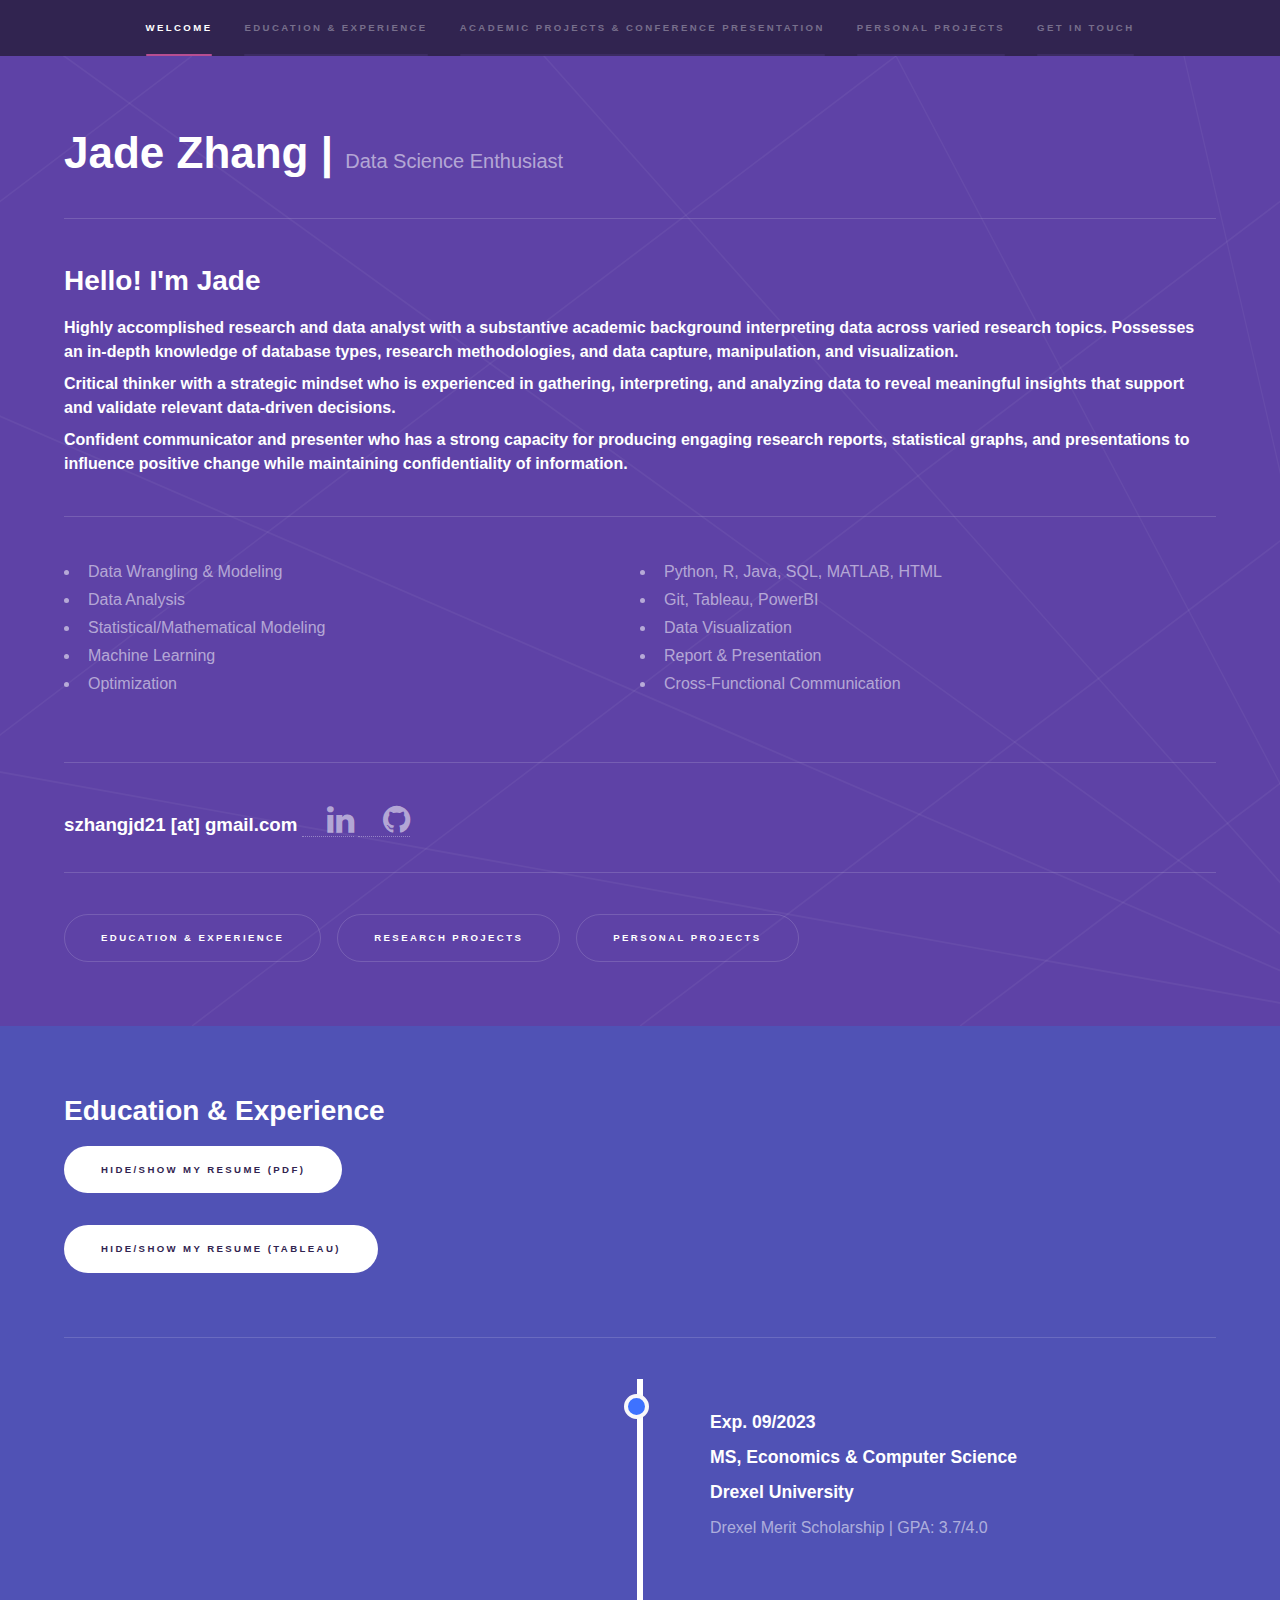
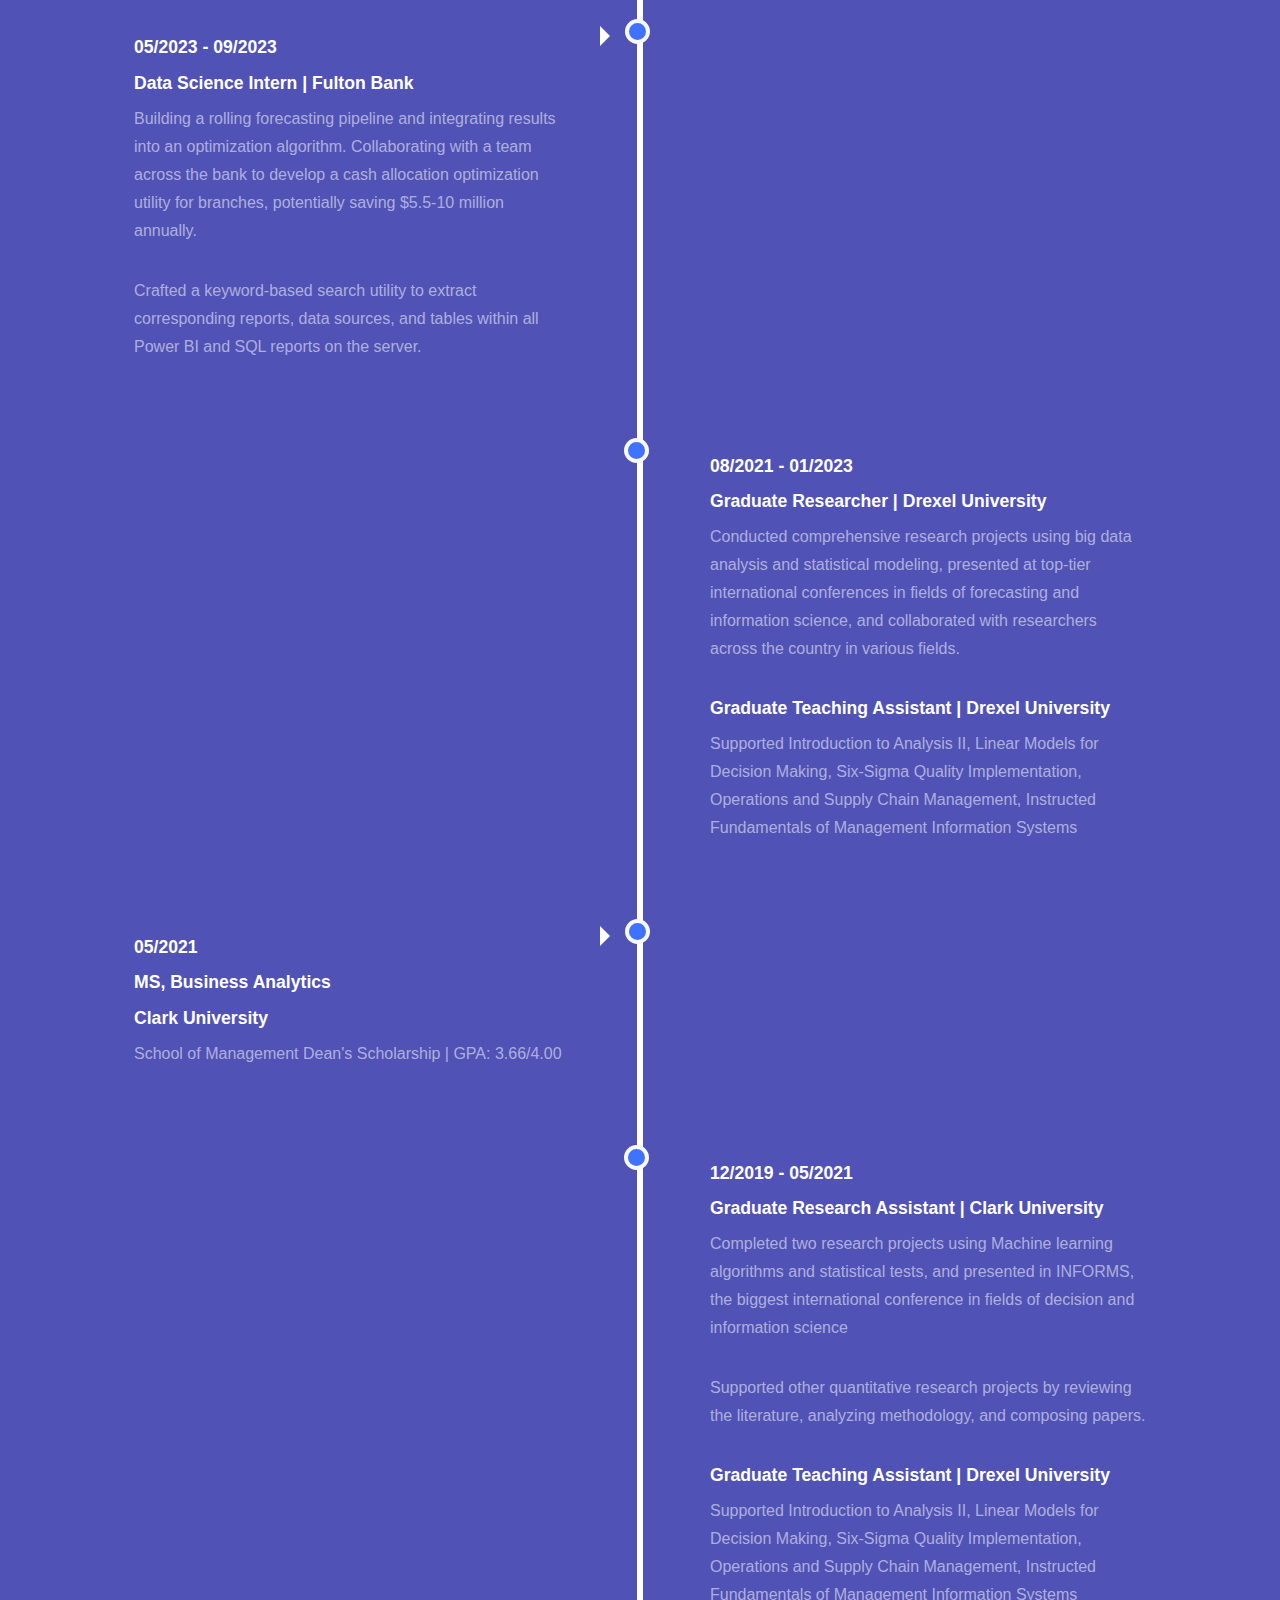
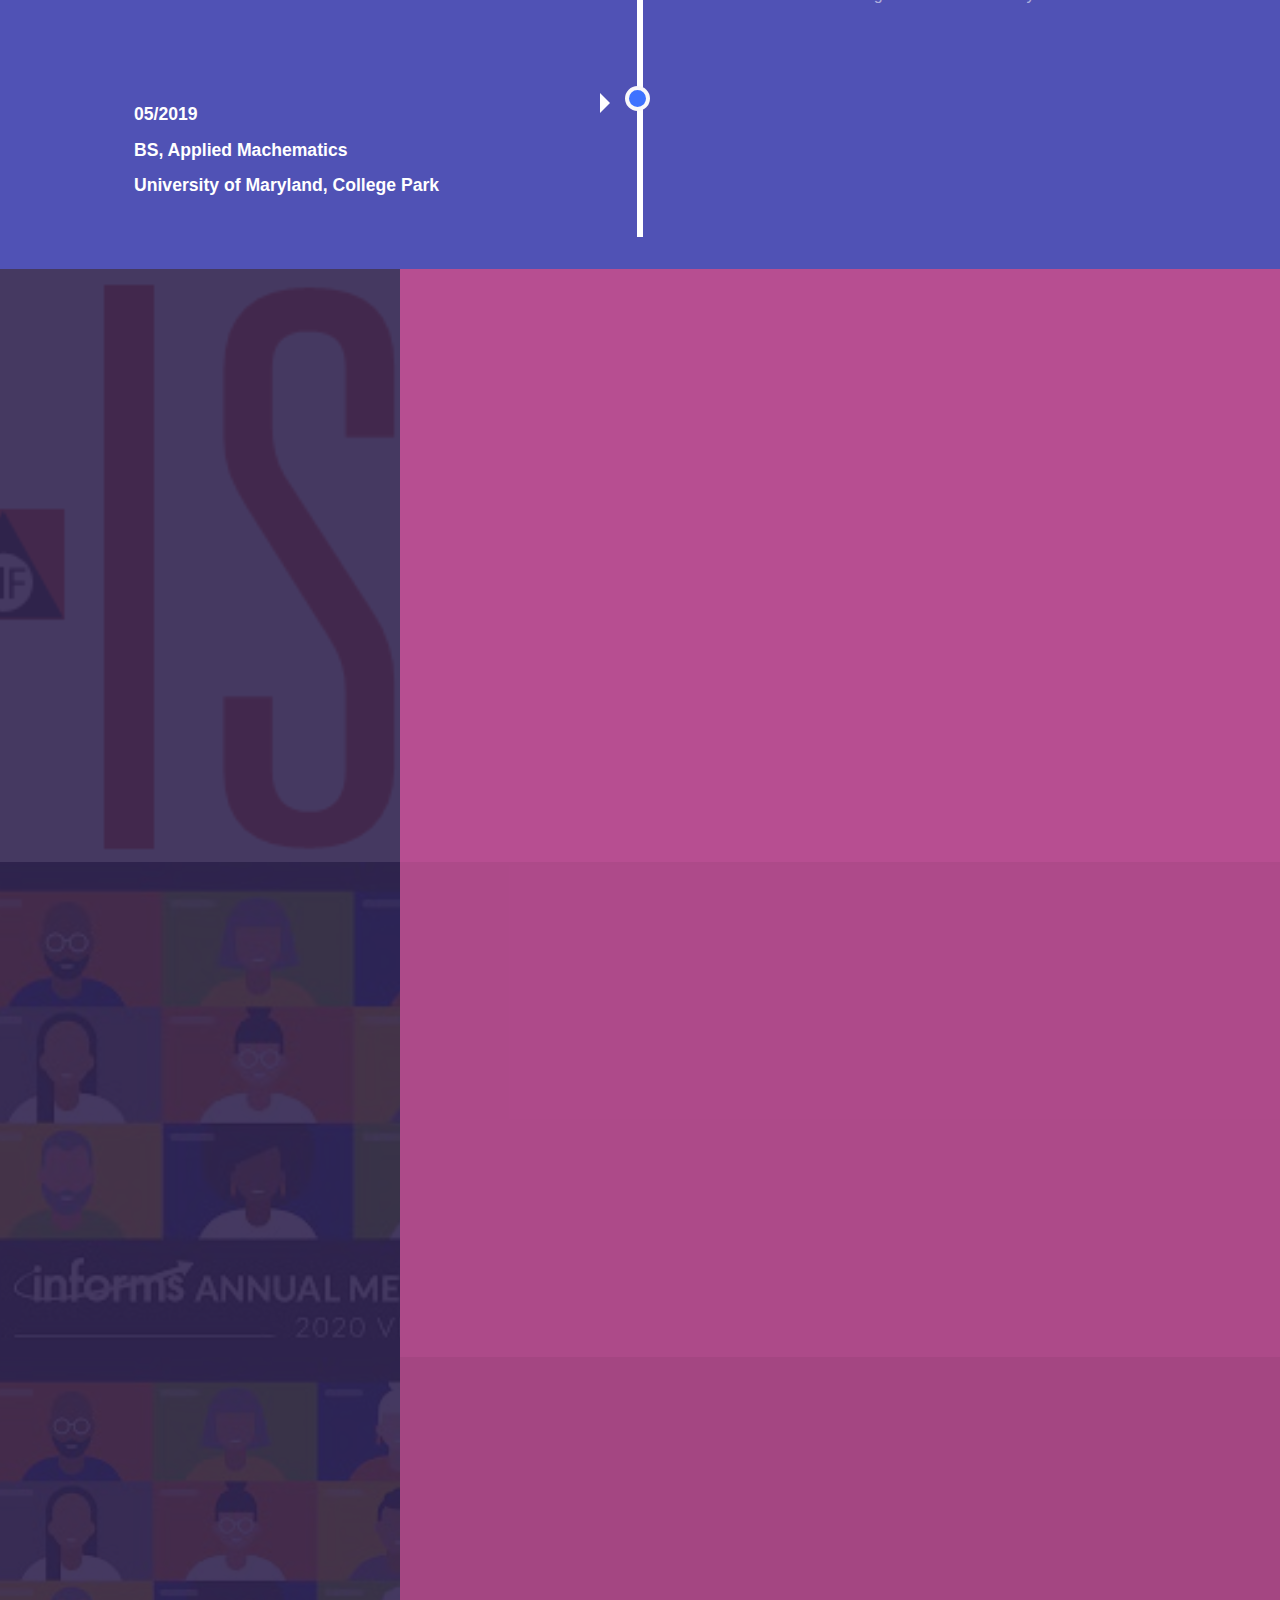
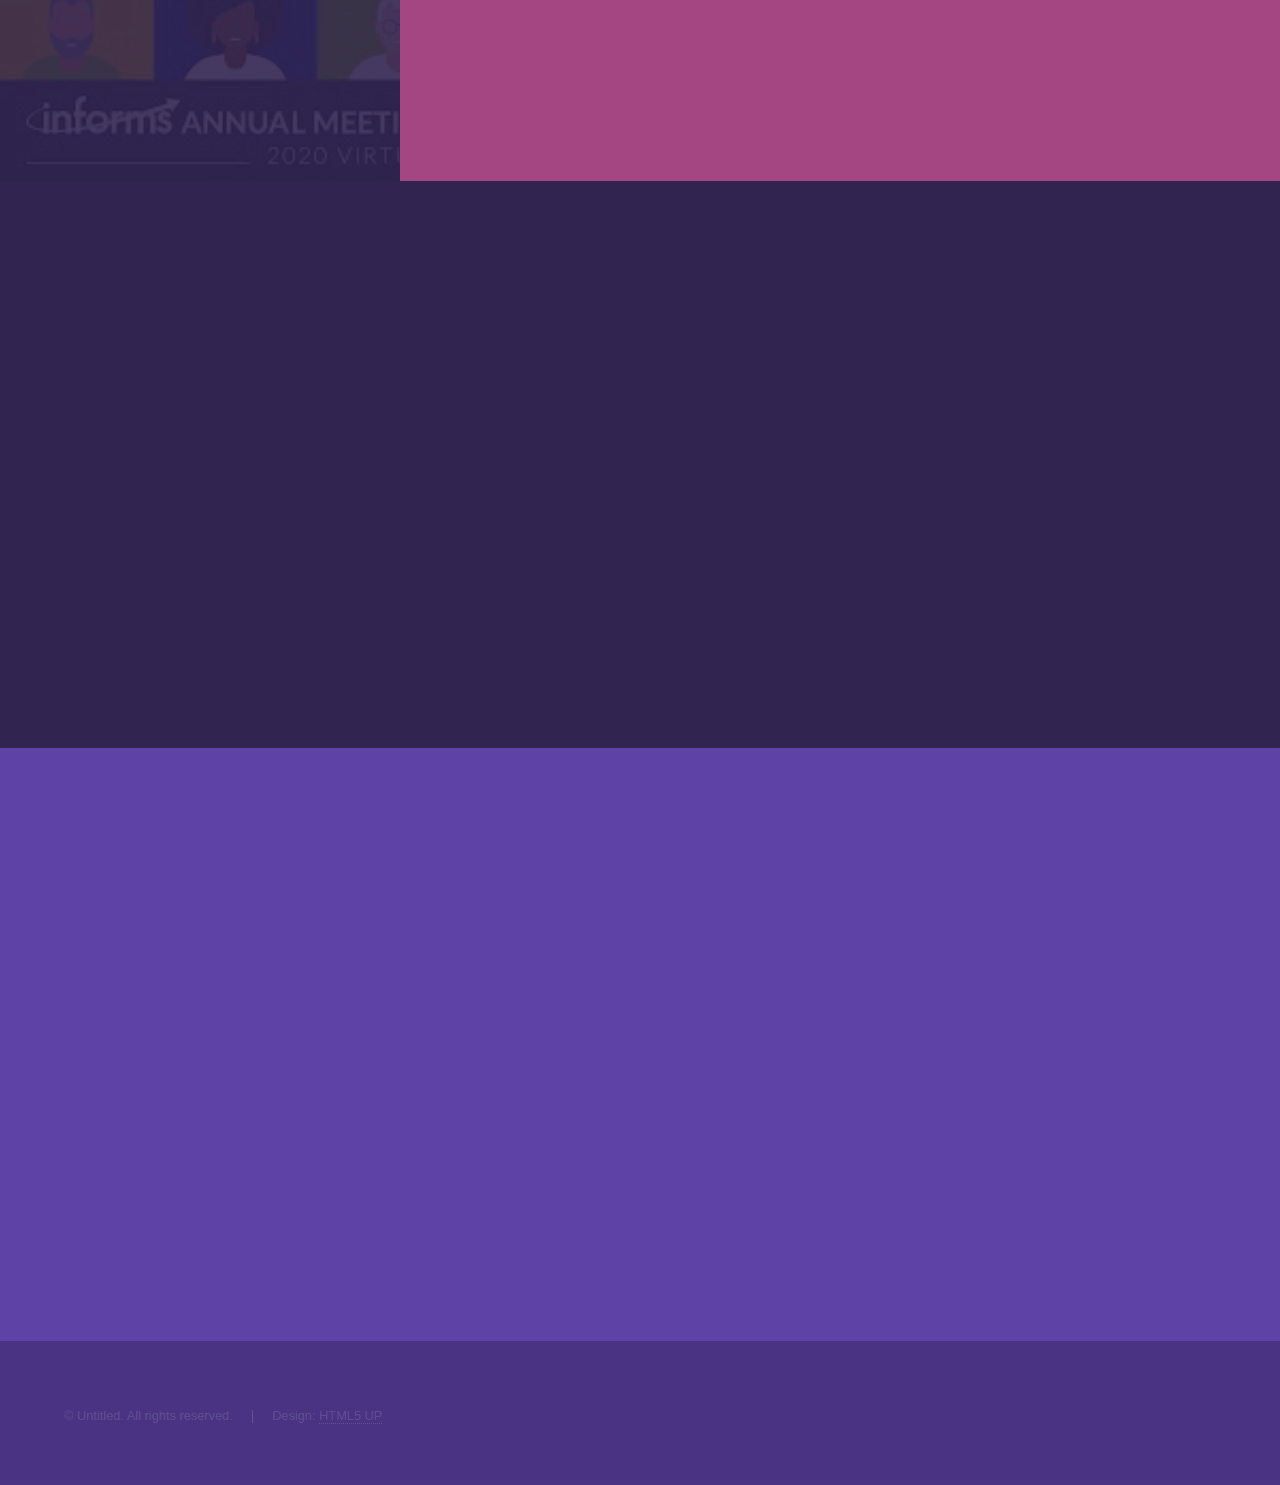
<file: index.html>
<!DOCTYPE HTML>
<!--
	Hyperspace by HTML5 UP
	html5up.net | @ajlkn
	Free for personal and commercial use under the CCA 3.0 license (html5up.net/license)
-->
<html>
	<head>
		<title>Jade Zhang - Portfolio</title>
		<meta charset="utf-8" />
		<meta name="viewport" content="width=device-width, initial-scale=1, user-scalable=no" />
		<link rel="stylesheet" href="assets/css/main.css" />
		<noscript><link rel="stylesheet" href="assets/css/noscript.css" /></noscript>
		<style>
			* {
			  box-sizing: border-box;
			}
			
			/* The actual timeline (the vertical ruler) */
			.timeline {
			  position: relative;
			  max-width: 1200px;
			  margin: 0 auto;
			}
			
			/* The actual timeline (the vertical ruler) */
			.timeline::after {
			  content: '';
			  position: absolute;
			  width: 6px;
			  background-color: white;
			  top: 0;
			  bottom: 0;
			  left: 50%;
			  margin-left: -3px;
			}
			
			/* Container around content */
			.container {
			  padding: 10px 40px;
			  position: relative;
			  background-color: inherit;
			  width: 50%;
			}
			/* The circles on the timeline */
			.container::after {
			  content: '';
			  position: absolute;
			  width: 25px;
			  height: 25px;
			  right: -10px;
			  background-color: rgb(62, 114, 255);
			  border: 4px solid #f9f8fa;
			  top: 15px;
			  border-radius: 50%;
			  z-index: 1;
			}
			
			/* Place the container to the left */
			.left {
			  left: 0;
			}
			
			/* Place the container to the right */
			.right {
			  left: 50%;
			}
			
			/* Add arrows to the left container (pointing right) */
			.left::before {
			  content: " ";
			  height: 0;
			  position: absolute;
			  top: 22px;
			  width: 0;
			  z-index: 1;
			  right: 30px;
			  border: medium solid white;
			  border-width: 10px 0 10px 10px;
			  border-color: transparent transparent transparent white;
			}
			
			/* Add arrows to the right container (pointing left) */
			/*.right::before {
			  content: " ";
			  height: 0;
			  position: absolute;
			  top: 22px;
			  width: 0;
			  z-index: 1;
			  left: 30px;
			  border: medium solid white;
			  border-width: 10px 10px 10px 0;
			  border-color: transparent white transparent transparent;
			} 
			*/
			
			/* Fix the circle for containers on the right side */
			.right::after {
			  left: -16px;
			}
			
			/* The actual content */
			.content {
			  padding: 20px 30px;
			  position: relative;
			  border-radius: 6px;
			}
			
			/* Media queries - Responsive timeline on screens less than 600px wide */
			@media screen and (max-width: 600px) {
			  /* Place the timelime to the left */
			  .timeline::after {
			  left: 31px;
			  }
			  
			  /* Full-width containers */
			  .container {
			  width: 100%;
			  padding-left: 70px;
			  padding-right: 25px;
			  }
			  
			  /* Make sure that all arrows are pointing leftwards */
			  .container::before {
			  left: 60px;
			  border: medium solid white;
			  border-width: 10px 10px 10px 0;
			  border-color: transparent white transparent transparent;
			  }
			
			  /* Make sure all circles are at the same spot */
			  .left::after, .right::after {
			  left: 15px;
			  }
			  
			  /* Make all right containers behave like the left ones */
			  .right {
			  left: 0%;
			  }
			}
		</style>
	</head>
	<body class="is-preload">

		<!-- Sidebar -->
			<section id="sidebar">
				<div class="inner">
					<nav>
						<ul>
							<li><a href="#intro">Welcome</a></li>
							<li><a href="#one">Education & Experience</a></li>
							<li><a href="#two">Academic Projects & Conference Presentation</a></li>
							<li><a href="#three">Personal Projects</a></li>
							<li><a href="#four">Get in touch</a></li>
						</ul>
					</nav>
				</div>
			</section>

		<!-- Wrapper -->
			<div id="wrapper">

				<!-- Intro -->
					<section id="intro" class="wrapper style1 fullscreen fade-up">
						<div class="inner">
							<h1 style="display: inline">Jade Zhang | </h1> <p style="display: inline">Data Science Enthusiast</p> 
							<hr>
							<h2> Hello! I'm Jade </h2>
							<h4> Highly accomplished research and data analyst with a substantive academic background interpreting data across varied research topics. Possesses an in-depth knowledge 
								of database types, research methodologies, and data capture, manipulation, and visualization.</h4>
							<h4> Critical thinker with a strategic mindset who is experienced in gathering, interpreting, and analyzing data to reveal meaningful insights that support and validate 
								relevant data-driven decisions.</h4>
							<h4> Confident communicator and presenter who has a strong capacity for producing engaging research reports, statistical graphs, 
								and presentations to influence positive change while maintaining confidentiality of information.</h4>
							<!-- <p>Just another fine responsive site template designed by <a href="http://html5up.net">HTML5 UP</a><br />
							and released for free under the <a href="http://html5up.net/license">Creative Commons</a>.</p> -->
							<hr>

	
							<div style="float: left; width: 50%">

								<ul>
								<li>Data Wrangling & Modeling</li>
								<li>Data Analysis</li>
								<li>Statistical/Mathematical Modeling</li>
								<li>Machine Learning</li>
								<li>Optimization</li>
								</ul>
							</div>
							<div style="float: right; width: 50%; ">
								<ul>
								<li>Python, R, Java, SQL, MATLAB, HTML</li>
								<li>Git, Tableau, PowerBI</li>
								<li>Data Visualization</li>
								<li>Report & Presentation</li>
								<li>Cross-Functional Communication</li>
								</ul>
							</div>

							<style>
								hr {
									display: inline-block;
									width: 100%;
								}
								</style>
								
							<hr> 
								<h4 style="display: inline; font-size : 14pt">szhangjd21 [at] gmail.com</h4>
								<link rel="stylesheet" href="https://cdnjs.cloudflare.com/ajax/libs/font-awesome/4.7.0/css/font-awesome.min.css"> 
								
								<a style="padding-left:25px;" href="https://www.linkedin.com/in/shuyu-jade-zhang/" target="_blank" class="fa fa-linkedin fa-2x"></a>
								<a style="padding-left:25px;" href="https://github.com/jadeszhang" target="_blank" class="fa fa-github  fa-2x"></a>
								<hr>
								<ul class="actions">
									<li><a href="#one" class="button scrolly">Education & Experience</a></li>
									<li><a href="#two" class="button scrolly">Research Projects</a></li>
									<li><a href="#three" class="button scrolly">Personal Projects</a></li>
								</ul>
						</div>
					</section>

				<!-- One -->
					<section id="one" class="wrapper style2 spotlights">
						<div class="inner">
						<h2> Education & Experience</h2>

						<ul class="actions">
							<li><a onclick="myFunction()" class="button primary" > Hide/Show My Resume (PDF) </a></li>
						</ul>
						<div id="pdf" style="display: none">
						<iframe 
						frameborder="0"
						scrolling="no"
						width="1000"
						height="1000"
						src="Resume.pdf"
					  	>
					  	</iframe>
						</div>

						<ul class="actions">
							<li><a onclick="myFunction_t()" class="button primary" > Hide/Show My Resume (Tableau) </a></li>
						</ul>

						<div style="display: none" id='viz1673827856255' class='tableauPlaceholder'>
							<noscript><a href='#'><img alt='Resume ' src='https:&#47;&#47;public.tableau.com&#47;static&#47;images&#47;Re&#47;Resume_16733863676720&#47;Resume&#47;1_rss.png' 
								style='border: none' /></a></noscript><object class='tableauViz'  style='display:none;'><param name='host_url' value='https%3A%2F%2Fpublic.tableau.com%2F' /> 
									<param name='embed_code_version' value='3' /> <param name='site_root' value='' /><param name='name' value='Resume_16733863676720&#47;Resume' />
									<param name='tabs' value='no' /><param name='toolbar' value='yes' />
									<param name='static_image' value='https:&#47;&#47;public.tableau.com&#47;static&#47;images&#47;Re&#47;Resume_16733863676720&#47;Resume&#47;1.png' />
									 <param name='animate_transition' value='yes' /><param name='display_static_image' value='yes' /><param name='display_spinner' value='yes' />
									 <param name='display_overlay' value='yes' /><param name='display_count' value='yes' /><param name='language' value='en-US' />
									 <param name='filter' value='publish=yes' /></object></div>               

						
						<hr>
						<div class="timeline">
						
						<div class="container right">
						  <div class="content">
							<h3>Exp. 09/2023</h3>
							<h3>MS, Economics & Computer Science</h3>
							<h3>Drexel University</h3>
							<p>Drexel Merit Scholarship | GPA: 3.7/4.0</p>
						  </div>
						</div>
							
						<div class="container left">
							<div class="content">
							  <h3>05/2023 - 09/2023</h3>
							  <h3>Data Science Intern | Fulton Bank</h3>
							  <p> Building a rolling forecasting pipeline and integrating results into an optimization algorithm. 
								Collaborating with a team across the bank to develop a cash allocation optimization utility for branches, 
								potentially saving $5.5-10 million annually. 
								</p>
								<p> Crafted a keyword-based search utility to extract corresponding reports, data sources, 
									and tables within all Power BI and SQL reports on the server.
									</p>
							</div>
						  </div>


							<div class="container right">
								<div class="content">
								  <h3>08/2021 - 01/2023</h3>
								  <h3>Graduate Researcher | Drexel University</h3>
								  <p> Conducted comprehensive research projects using big data analysis
									and statistical modeling, presented at top-tier international
									conferences in fields of forecasting and information science, and
									collaborated with researchers across the country in various fields.
									</p>
								  <h3>Graduate Teaching Assistant | Drexel University</h3>
								  <p> Supported Introduction to Analysis II, Linear Models for Decision Making, Six-Sigma Quality Implementation, 
									Operations and Supply Chain Management, Instructed Fundamentals of Management Information Systems</p>
								</div>
							  </div>


							<div class="container left">
								<div class="content">
									<h3>05/2021</h3>
									<h3>MS, Business Analytics</h3>
									<h3>Clark University</h3>
									<p>School of Management Dean's Scholarship | GPA: 3.66/4.00</p>
								  </div>
							</div>

							<div class="container right">
								<div class="content">
								  <h3>12/2019 - 05/2021</h3>
								  <h3>Graduate Research Assistant | Clark University</h3>
									<p> Completed two research projects using Machine learning algorithms
										and statistical tests, and presented in INFORMS, the biggest
										international conference in fields of decision and information science </p>
										<p>Supported other quantitative research projects by reviewing the
											literature, analyzing methodology, and composing papers.</p>
								  <h3>Graduate Teaching Assistant | Drexel University</h3>
								  <p> Supported Introduction to Analysis II, Linear Models for Decision Making, Six-Sigma Quality Implementation, 
									Operations and Supply Chain Management, Instructed Fundamentals of Management Information Systems</p>
								</div>
							  </div>

							<div class="container left">
								<div class="content">
								  <h3>05/2019</h3>
								  <h3>BS, Applied Machematics</h3>
								  <h3>University of Maryland, College Park</h3>
								</div>
							</div>
						</div>


						</div>

					</section>

					
				<!-- Two -->

					<section id="two" class="wrapper style3 spotlights">
						<section>
							
							<a href="#" class="image"><img src="images/ISF.png" alt="" data-position="25% 25%" /></a>
							<div class="content">
								<div class="inner">
									<h2>Choosing Aggregation level for Forecasting and Fairness</h2>
									<h3>International Symposium on Forecasting | Oxford, England | 07/2022 </h3>
									<ul>
										<li>Proposed a hierarchical forecasting scheme to forecast yearly college enrollment regarding race/ethnicity.</li>
										<li>Created a bisecting hierarchical clustering algorithm to cluster time series and implemented the algorithm. </li>
										<li>Performed hierarchical forecasting using statistical models. </li>
										<li>Increased the forecast accuracy by 15% compared to the conventional enrollment forecasting scheme.</li>
										<li>Provided a new method for institutions to modify their fairness presentation across groups by aggregating data.</li>

									  </ul>
									<ul class="actions">
										<li><a href="enroll_forecasting_project.html" target="_blank" class="button">Learn more</a></li>
									</ul>
								</div>
							</div>
						</section>
						<section>
							<a href="#" class="image"><img src="images/informs.jpeg" alt="" data-position="25% 25%" /></a>
							<div class="content">
								<div class="inner">
									<h2>Determinants of Car Accident Severity</h2>
									<h3>INFORMS Annual Meeting | 11/2020  </h3>
									<ul>
										<li>Cleaned unstructured data that yielded ~200 features and ~130,000 observations and used Tableau for visualization.</li>
										<li>Applied feature engineering and multiple machine learning classifiers (Logistic Regression, Decision Tree, SVM, KNN) to 
											investigate the determinants of car accidents and yielded accuracy >= 85% and AUC >= 0.9. </li>
										<li>Found that gender is surprisingly one of the most crucial indicators of the personal injury level, which provides significant insights for car manufacturers and safety testers. </li>

									  </ul>
									<ul class="actions">
										<li><a href="https://github.com/jadeszhang/Cat_Accident_Severity_Determinants" target="_blank" class="button">Learn more</a></li>
									</ul>
								</div>
							</div>
						</section>
						<section>
							<a href="#" class="image"><img src="images/informs.jpeg" alt="" data-position="25% 25%" /></a>
							<div class="content">
								<div class="inner">
									<h2>Investigation Potential Bias In the Development of A Typical AI Platform for Heart Transplantation</h2>
									<h3>INFORMS Annual Meeting | 11/2020  </h3>
									<ul>
										<li>Utilized multiple statistical tests to investigate if there is a significant bias in the predictive outcomes of a typical heart transplant decision-making platform. 
											Revealed the existence of gender bias and regional bias. </li>
	

									  </ul>
									<ul class="actions">
										<li><a href="https://github.com/jadeszhang/Bias_Health_Care_Platform" target="_blank" class="button">Learn more</a></li>
									</ul>
								</div>
							</div>
						</section>
					</section>

					<section id="three" class="wrapper style5 fade-up">
						<div class="inner">
							<div class="features">
								<section>
									<span class="icon solid major fa-code"></span>
									<h3>Patient survival rates Prediction</h3>
									<p>Women in Data Science Datathon in 2020 </p>
									<p>Predicted patient survival rates based on data from the first 24 hours of intensive care using ensemble machine learning methods, 
										such as XGBoost and LightGBM. </p>
									<p>Obtained high accuracy and finished in the top 10% of participants. </p>
									<ul class="actions small">
										<li><a href="https://github.com/jadeszhang/WIDS_Datathon_2020" class="button primary small" target="_blank">Learn More</a></li>
									</ul>
								</section>
								
							
								<section>
									<span class="icon solid major fa-desktop"></span>
									<h3>Disater Or Not?</h3>
									<p>Used natural language processing (NLP) to determine whether the given Tweets were emergency announcement</p>
									<p>The result shows that it is possible to detect the particular types of tweets among all the information based on the NLP methods. 
										All the algorithms achieved ~0.9 AUC and ~0.85 accuracy. </p>
										<ul class="actions small">
											<li><a href="https://github.com/jadeszhang/Disaster_Or_Not_NLP" class="button primary small" target="_blank">Learn More</a></li>
										</ul>
									</section>
								
							</div>
							
						</div>
					</section>
					


					<section id="four" class="wrapper style1 fade-up">
						<div class="inner">
							<h2>Get in touch</h2>
							<p></p>
							<div class="split style1">
								<section>
									<form method="post" action="#">
										<div class="fields">
											<div class="field half">
												<label for="name">Name</label>
												<input type="text" name="name" id="name" />
											</div>
											<div class="field half">
												<label for="email">Email</label>
												<input type="text" name="email" id="email" />
											</div>
											<div class="field">
												<label for="message">Message</label>
												<textarea name="message" id="message" rows="5"></textarea>
											</div>
										</div>
										<ul class="actions">
											<li><a href="mailto: szhangjd21@gmail.com" class="button submit">Send Message</a></li>
										</ul>
									</form>
								</section>
								<section>
									<ul class="contact">

										<li>
											<h3>Email</h3>
											<a> szhangjd21 [at] gmail.com</a>
										</li>

										<li>
											<h3>Social</h3>
											<ul class="icons">

												<li><a href="https://github.com/jadeszhang" class="icon brands fa-github"><span class="label">GitHub</span></a></li>
												<li><a href="https://www.linkedin.com/in/shuyu-jade-zhang/" class="icon brands fa-linkedin-in"><span class="label">LinkedIn</span></a></li>
											</ul>
										</li>
									</ul>
								</section>
							</div>
						</div>
					</section>

			</div>

		<!-- Footer -->
			<footer id="footer" class="wrapper style1-alt">
				<div class="inner">
					<ul class="menu">
						<li>&copy; Untitled. All rights reserved.</li><li>Design: <a href="http://html5up.net">HTML5 UP</a></li>
					</ul>
				</div>
			</footer>

		<!-- Scripts -->
			<script src="assets/js/jquery.min.js"></script>
			<script src="assets/js/jquery.scrollex.min.js"></script>
			<script src="assets/js/jquery.scrolly.min.js"></script>
			<script src="assets/js/browser.min.js"></script>
			<script src="assets/js/breakpoints.min.js"></script>
			<script src="assets/js/util.js"></script>
			<script src="assets/js/main.js"></script>

			<script>
				function myFunction() {
				  var x = document.getElementById("pdf");
				  var y = document.getElementById("viz1673827856255")
				  if (x.style.display == "block") {
					x.style.display = "none";
				  } else {
					x.style.display = "block";
				  }
				  
				}
				</script>
	
				<script>
					function myFunction_t() {
					  var x = document.getElementById("viz1673827856255")
					  if (x.style.display == "block") {
						x.style.display = "none";
					  } else {
						x.style.display = "block";
					  }
					  
					}
					</script>

					<script>                    
						var divElement = document.getElementById('viz1673827856255');                    
						var vizElement = divElement.getElementsByTagName('object')[0];                   
						 if ( divElement.offsetWidth > 800 ) { vizElement.style.width='1000px';vizElement.style.height='827px';} 
						 else if ( divElement.offsetWidth > 500 ) { vizElement.style.width='1000px';vizElement.style.height='827px';} 
						 else { vizElement.style.width='100%';vizElement.style.height='1727px';}                     var scriptElement = document.createElement('script');              
							   scriptElement.src = 'https://public.tableau.com/javascripts/api/viz_v1.js';                    vizElement.parentNode.insertBefore(scriptElement, vizElement);    
										</script>
		</body>
</html>
</file>
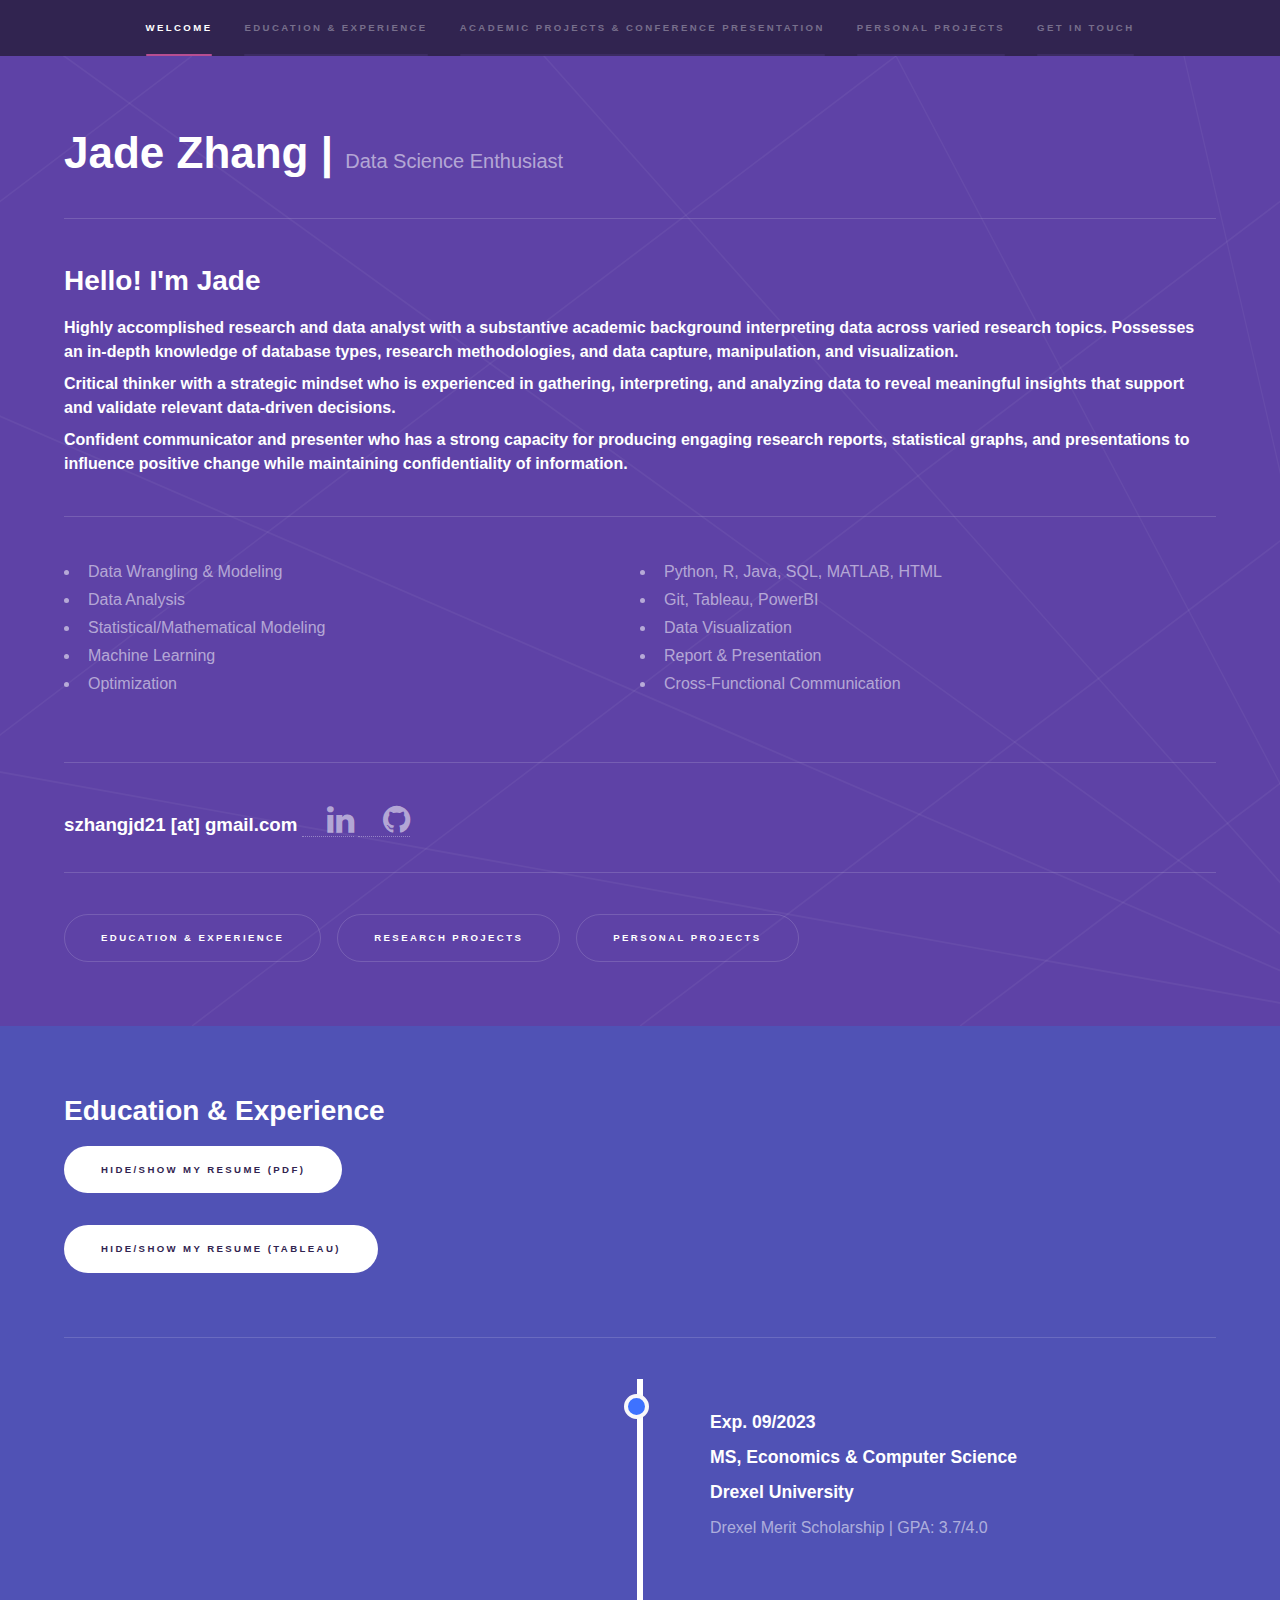
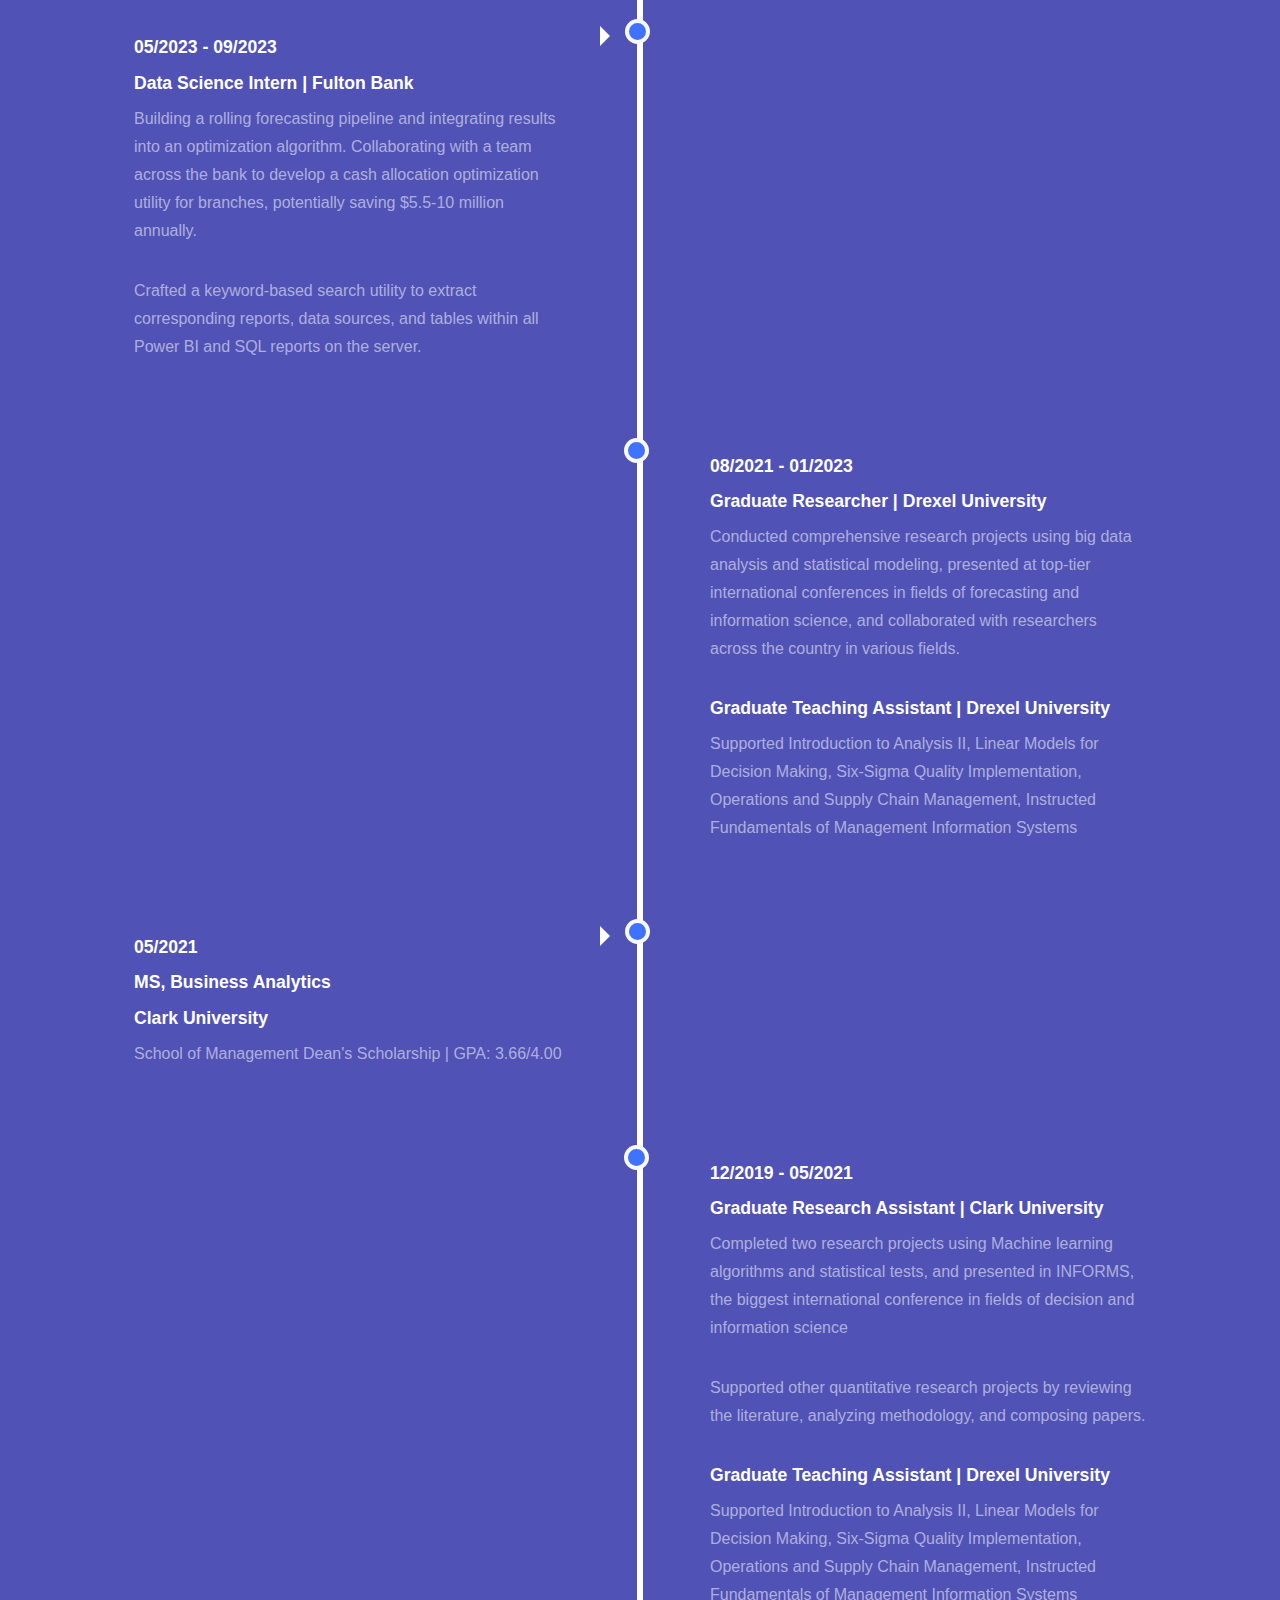
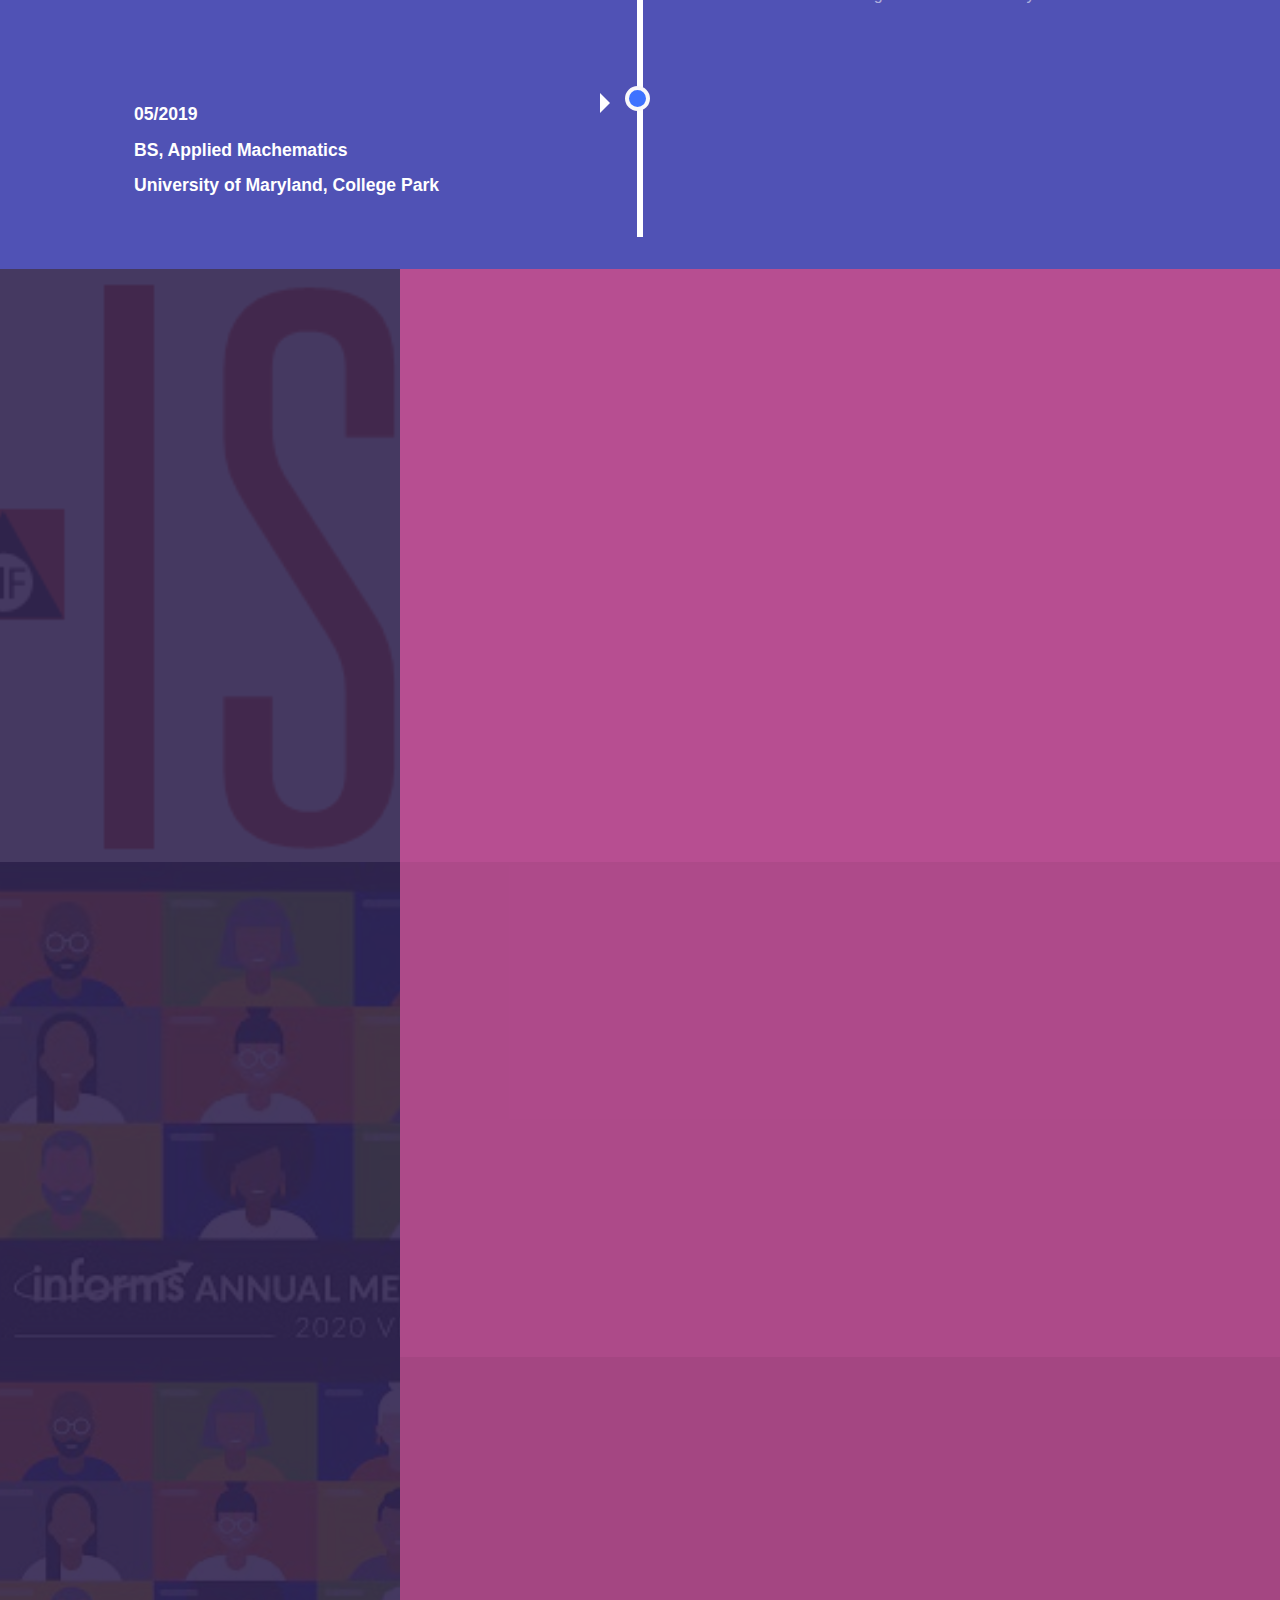
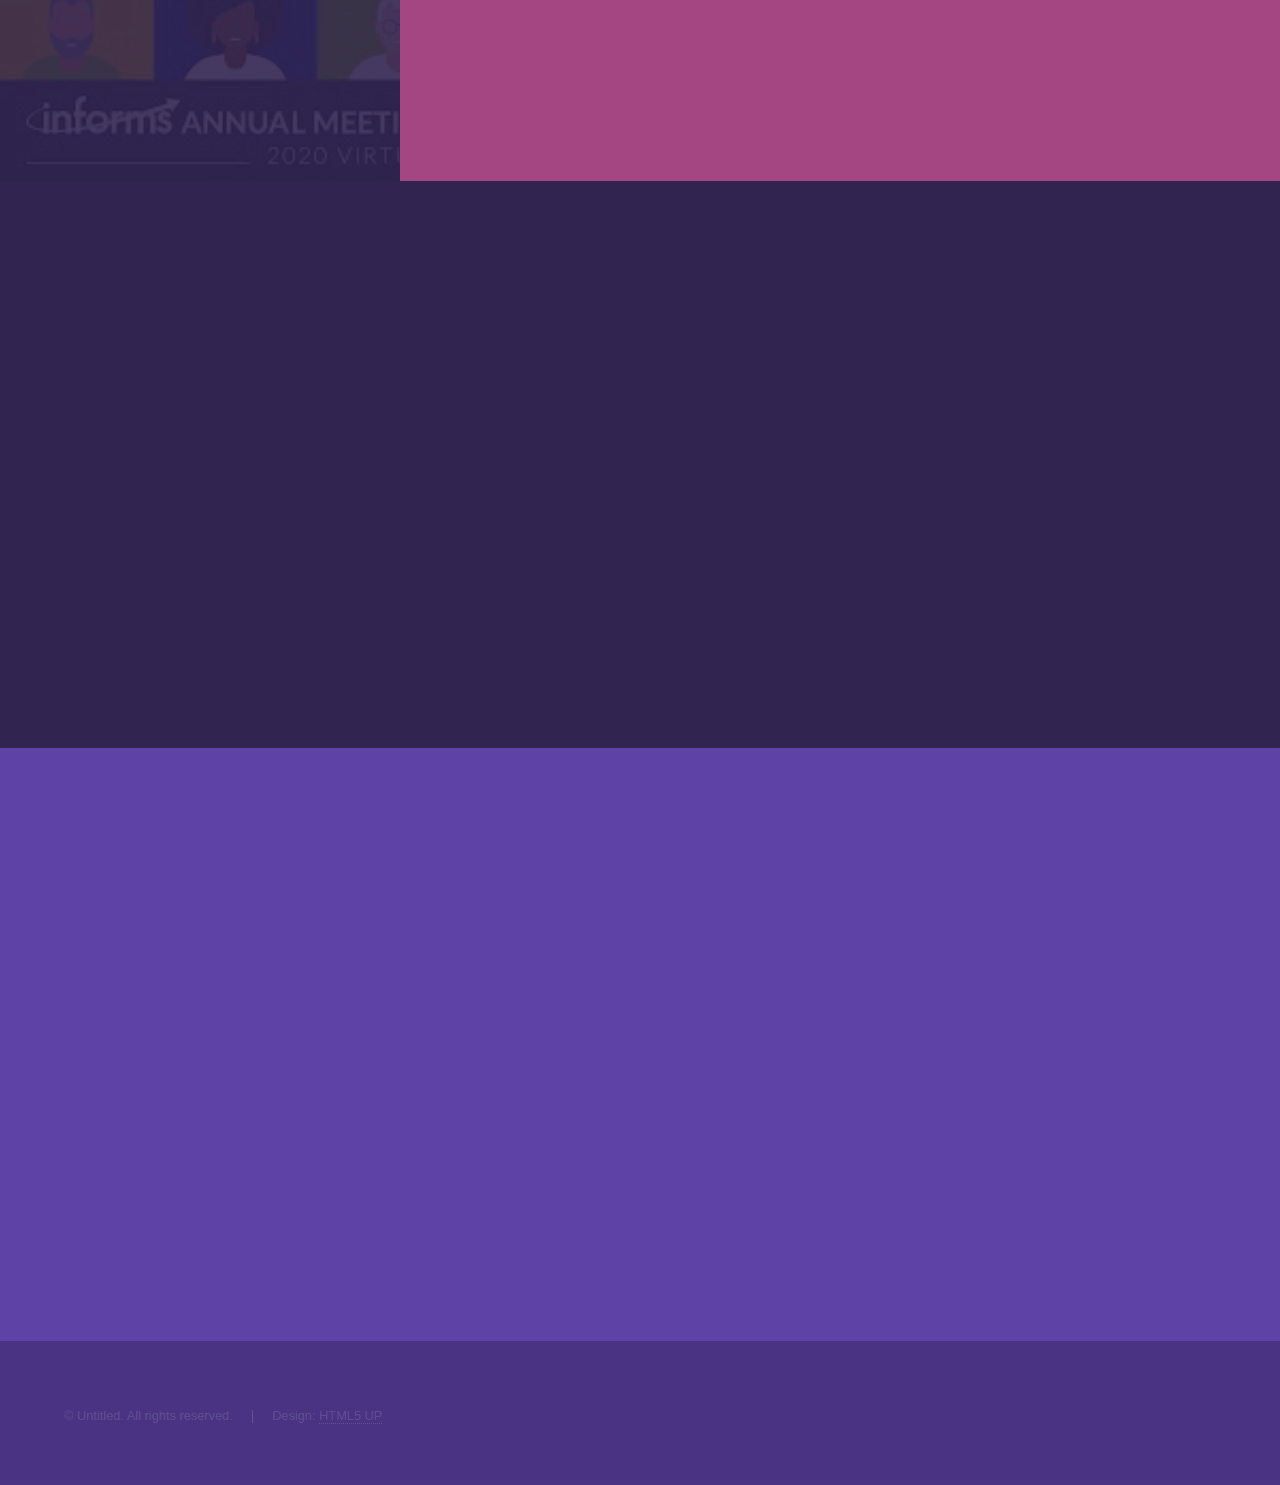
<file: archive.html>
<!DOCTYPE HTML>
<!--
	Hyperspace by HTML5 UP
	html5up.net | @ajlkn
	Free for personal and commercial use under the CCA 3.0 license (html5up.net/license)
-->
<html>
	<head>
		<title>Jade Zhang - Portfolio</title>
		<meta charset="utf-8" />
		<meta name="viewport" content="width=device-width, initial-scale=1, user-scalable=no" />
		<link rel="stylesheet" href="assets/css/main.css" />
		<noscript><link rel="stylesheet" href="assets/css/noscript.css" /></noscript>
		<style>
			* {
			  box-sizing: border-box;
			}
			
			/* The actual timeline (the vertical ruler) */
			.timeline {
			  position: relative;
			  max-width: 1200px;
			  margin: 0 auto;
			}
			
			/* The actual timeline (the vertical ruler) */
			.timeline::after {
			  content: '';
			  position: absolute;
			  width: 6px;
			  background-color: white;
			  top: 0;
			  bottom: 0;
			  left: 50%;
			  margin-left: -3px;
			}
			
			/* Container around content */
			.container {
			  padding: 10px 40px;
			  position: relative;
			  background-color: inherit;
			  width: 50%;
			}
			/* The circles on the timeline */
			.container::after {
			  content: '';
			  position: absolute;
			  width: 25px;
			  height: 25px;
			  right: -10px;
			  background-color: rgb(62, 114, 255);
			  border: 4px solid #f9f8fa;
			  top: 15px;
			  border-radius: 50%;
			  z-index: 1;
			}
			
			/* Place the container to the left */
			.left {
			  left: 0;
			}
			
			/* Place the container to the right */
			.right {
			  left: 50%;
			}
			
			/* Add arrows to the left container (pointing right) */
			.left::before {
			  content: " ";
			  height: 0;
			  position: absolute;
			  top: 22px;
			  width: 0;
			  z-index: 1;
			  right: 30px;
			  border: medium solid white;
			  border-width: 10px 0 10px 10px;
			  border-color: transparent transparent transparent white;
			}
			
			/* Add arrows to the right container (pointing left) */
			/*.right::before {
			  content: " ";
			  height: 0;
			  position: absolute;
			  top: 22px;
			  width: 0;
			  z-index: 1;
			  left: 30px;
			  border: medium solid white;
			  border-width: 10px 10px 10px 0;
			  border-color: transparent white transparent transparent;
			} 
			*/
			
			/* Fix the circle for containers on the right side */
			.right::after {
			  left: -16px;
			}
			
			/* The actual content */
			.content {
			  padding: 20px 30px;
			  position: relative;
			  border-radius: 6px;
			}
			
			/* Media queries - Responsive timeline on screens less than 600px wide */
			@media screen and (max-width: 600px) {
			  /* Place the timelime to the left */
			  .timeline::after {
			  left: 31px;
			  }
			  
			  /* Full-width containers */
			  .container {
			  width: 100%;
			  padding-left: 70px;
			  padding-right: 25px;
			  }
			  
			  /* Make sure that all arrows are pointing leftwards */
			  .container::before {
			  left: 60px;
			  border: medium solid white;
			  border-width: 10px 10px 10px 0;
			  border-color: transparent white transparent transparent;
			  }
			
			  /* Make sure all circles are at the same spot */
			  .left::after, .right::after {
			  left: 15px;
			  }
			  
			  /* Make all right containers behave like the left ones */
			  .right {
			  left: 0%;
			  }
			}
		</style>
	</head>
	<body class="is-preload">

		<!-- Sidebar -->
			<section id="sidebar">
				<div class="inner">
					<nav>
						<ul>
							<li><a href="#intro">Welcome</a></li>
							<li><a href="#one">Education & Experience</a></li>
							<li><a href="#two">Academic Projects & Conference Presentation</a></li>
							<li><a href="#three">Personal Projects</a></li>
							<li><a href="#four">Get in touch</a></li>
						</ul>
					</nav>
				</div>
			</section>

		<!-- Wrapper -->
			<div id="wrapper">

				<!-- Intro -->
					<section id="intro" class="wrapper style1 fullscreen fade-up">
						<div class="inner">
							<h1 style="display: inline">Jade Zhang | </h1> <p style="display: inline">Data Science Enthusiast</p> 
							<hr>
							<h2> Hello! I'm Jade </h2>
							<h4> Highly accomplished research and data analyst with a substantive academic background interpreting data across varied research topics. Possesses an in-depth knowledge 
								of database types, research methodologies, and data capture, manipulation, and visualization.</h4>
							<h4> Critical thinker with a strategic mindset who is experienced in gathering, interpreting, and analyzing data to reveal meaningful insights that support and validate 
								relevant data-driven decisions.</h4>
							<h4> Confident communicator and presenter who has a strong capacity for producing engaging research reports, statistical graphs, 
								and presentations to influence positive change while maintaining confidentiality of information.</h4>
							<!-- <p>Just another fine responsive site template designed by <a href="http://html5up.net">HTML5 UP</a><br />
							and released for free under the <a href="http://html5up.net/license">Creative Commons</a>.</p> -->
							<hr>

	
							<div style="float: left; width: 50%">

								<ul>
								<li>Data Wrangling & Modeling</li>
								<li>Data Analysis</li>
								<li>Statistical/Mathematical Modeling</li>
								<li>Machine Learning</li>
								<li>Optimization</li>
								</ul>
							</div>
							<div style="float: right; width: 50%; ">
								<ul>
								<li>Python, R, Java, SQL, MATLAB, HTML</li>
								<li>Git, Tableau, PowerBI</li>
								<li>Data Visualization</li>
								<li>Report & Presentation</li>
								<li>Cross-Functional Communication</li>
								</ul>
							</div>

							<style>
								hr {
									display: inline-block;
									width: 100%;
								}
								</style>
								
							<hr> 
								<h4 style="display: inline; font-size : 14pt">szhangjd21 [at] gmail.com</h4>
								<link rel="stylesheet" href="https://cdnjs.cloudflare.com/ajax/libs/font-awesome/4.7.0/css/font-awesome.min.css"> 
								
								<a style="padding-left:25px;" href="https://www.linkedin.com/in/shuyu-jade-zhang/" target="_blank" class="fa fa-linkedin fa-2x"></a>
								<a style="padding-left:25px;" href="https://github.com/jadeszhang" target="_blank" class="fa fa-github  fa-2x"></a>
								<hr>
								<ul class="actions">
									<li><a href="#one" class="button scrolly">Education & Experience</a></li>
									<li><a href="#two" class="button scrolly">Research Projects</a></li>
									<li><a href="#three" class="button scrolly">Personal Projects</a></li>
								</ul>
						</div>
					</section>

				<!-- One -->
					<section id="one" class="wrapper style2 spotlights">
						<div class="inner">
						<h2> Education & Experience</h2>

						<ul class="actions">
							<li><a onclick="myFunction()" class="button primary" > Hide/Show My Resume (PDF) </a></li>
						</ul>
						<div id="pdf" style="display: none">
						<iframe 
						frameborder="0"
						scrolling="no"
						width="1000"
						height="1000"
						src="Resume.pdf"
					  	>
					  	</iframe>
						</div>

						<ul class="actions">
							<li><a onclick="myFunction_t()" class="button primary" > Hide/Show My Resume (Tableau) </a></li>
						</ul>

						<div style="display: none" id='viz1673827856255' class='tableauPlaceholder'>
							<noscript><a href='#'><img alt='Resume ' src='https:&#47;&#47;public.tableau.com&#47;static&#47;images&#47;Re&#47;Resume_16733863676720&#47;Resume&#47;1_rss.png' 
								style='border: none' /></a></noscript><object class='tableauViz'  style='display:none;'><param name='host_url' value='https%3A%2F%2Fpublic.tableau.com%2F' /> 
									<param name='embed_code_version' value='3' /> <param name='site_root' value='' /><param name='name' value='Resume_16733863676720&#47;Resume' />
									<param name='tabs' value='no' /><param name='toolbar' value='yes' />
									<param name='static_image' value='https:&#47;&#47;public.tableau.com&#47;static&#47;images&#47;Re&#47;Resume_16733863676720&#47;Resume&#47;1.png' />
									 <param name='animate_transition' value='yes' /><param name='display_static_image' value='yes' /><param name='display_spinner' value='yes' />
									 <param name='display_overlay' value='yes' /><param name='display_count' value='yes' /><param name='language' value='en-US' />
									 <param name='filter' value='publish=yes' /></object></div>               

						
						<hr>
						<div class="timeline">
						
						<div class="container right">
						  <div class="content">
							<h3>Exp. 09/2023</h3>
							<h3>MS, Economics & Computer Science</h3>
							<h3>Drexel University</h3>
							<p>Drexel Merit Scholarship | GPA: 3.7/4.0</p>
						  </div>
						</div>
							
						<div class="container left">
							<div class="content">
							  <h3>05/2023 - 09/2023</h3>
							  <h3>Data Science Intern | Fulton Bank</h3>
							  <p> Building a rolling forecasting pipeline and integrating results into an optimization algorithm. 
								Collaborating with a team across the bank to develop a cash allocation optimization utility for branches, 
								potentially saving $5.5-10 million annually. 
								</p>
								<p> Crafted a keyword-based search utility to extract corresponding reports, data sources, 
									and tables within all Power BI and SQL reports on the server.
									</p>
							</div>
						  </div>


							<div class="container right">
								<div class="content">
								  <h3>08/2021 - 01/2023</h3>
								  <h3>Graduate Researcher | Drexel University</h3>
								  <p> Conducted comprehensive research projects using big data analysis
									and statistical modeling, presented at top-tier international
									conferences in fields of forecasting and information science, and
									collaborated with researchers across the country in various fields.
									</p>
								  <h3>Graduate Teaching Assistant | Drexel University</h3>
								  <p> Supported Introduction to Analysis II, Linear Models for Decision Making, Six-Sigma Quality Implementation, 
									Operations and Supply Chain Management, Instructed Fundamentals of Management Information Systems</p>
								</div>
							  </div>


							<div class="container left">
								<div class="content">
									<h3>05/2021</h3>
									<h3>MS, Business Analytics</h3>
									<h3>Clark University</h3>
									<p>School of Management Dean's Scholarship | GPA: 3.66/4.00</p>
								  </div>
							</div>

							<div class="container right">
								<div class="content">
								  <h3>12/2019 - 05/2021</h3>
								  <h3>Graduate Research Assistant | Clark University</h3>
									<p> Completed two research projects using Machine learning algorithms
										and statistical tests, and presented in INFORMS, the biggest
										international conference in fields of decision and information science </p>
										<p>Supported other quantitative research projects by reviewing the
											literature, analyzing methodology, and composing papers.</p>
								  <h3>Graduate Teaching Assistant | Drexel University</h3>
								  <p> Supported Introduction to Analysis II, Linear Models for Decision Making, Six-Sigma Quality Implementation, 
									Operations and Supply Chain Management, Instructed Fundamentals of Management Information Systems</p>
								</div>
							  </div>

							<div class="container left">
								<div class="content">
								  <h3>05/2019</h3>
								  <h3>BS, Applied Machematics</h3>
								  <h3>University of Maryland, College Park</h3>
								</div>
							</div>
						</div>


						</div>

					</section>

					
				<!-- Two -->

					<section id="two" class="wrapper style3 spotlights">
						<section>
							
							<a href="#" class="image"><img src="images/ISF.png" alt="" data-position="25% 25%" /></a>
							<div class="content">
								<div class="inner">
									<h2>Choosing Aggregation level for Forecasting and Fairness</h2>
									<h3>International Symposium on Forecasting | Oxford, England | 07/2022 </h3>
									<ul>
										<li>Proposed a hierarchical forecasting scheme to forecast yearly college enrollment regarding race/ethnicity.</li>
										<li>Created a bisecting hierarchical clustering algorithm to cluster time series and implemented the algorithm. </li>
										<li>Performed hierarchical forecasting using statistical models. </li>
										<li>Increased the forecast accuracy by 15% compared to the conventional enrollment forecasting scheme.</li>
										<li>Provided a new method for institutions to modify their fairness presentation across groups by aggregating data.</li>

									  </ul>
									<ul class="actions">
										<li><a href="enroll_forecasting_project_archive.html" target="_blank" class="button">Learn more</a></li>
									</ul>
								</div>
							</div>
						</section>
						<section>
							<a href="#" class="image"><img src="images/informs.jpeg" alt="" data-position="25% 25%" /></a>
							<div class="content">
								<div class="inner">
									<h2>Determinants of Car Accident Severity</h2>
									<h3>INFORMS Annual Meeting | 11/2020  </h3>
									<ul>
										<li>Cleaned unstructured data that yielded ~200 features and ~130,000 observations and used Tableau for visualization.</li>
										<li>Applied feature engineering and multiple machine learning classifiers (Logistic Regression, Decision Tree, SVM, KNN) to 
											investigate the determinants of car accidents and yielded accuracy >= 85% and AUC >= 0.9. </li>
										<li>Found that gender is surprisingly one of the most crucial indicators of the personal injury level, which provides significant insights for car manufacturers and safety testers. </li>

									  </ul>
									<ul class="actions">
										<li><a href="https://github.com/jadeszhang/Cat_Accident_Severity_Determinants" target="_blank" class="button">Learn more</a></li>
									</ul>
								</div>
							</div>
						</section>
						<section>
							<a href="#" class="image"><img src="images/informs.jpeg" alt="" data-position="25% 25%" /></a>
							<div class="content">
								<div class="inner">
									<h2>Investigation Potential Bias In the Development of A Typical AI Platform for Heart Transplantation</h2>
									<h3>INFORMS Annual Meeting | 11/2020  </h3>
									<ul>
										<li>Utilized multiple statistical tests to investigate if there is a significant bias in the predictive outcomes of a typical heart transplant decision-making platform. 
											Revealed the existence of gender bias and regional bias. </li>
	

									  </ul>
									<ul class="actions">
										<li><a href="https://github.com/jadeszhang/Bias_Health_Care_Platform" target="_blank" class="button">Learn more</a></li>
									</ul>
								</div>
							</div>
						</section>
					</section>

					<section id="three" class="wrapper style5 fade-up">
						<div class="inner">
							<div class="features">
								<section>
									<span class="icon solid major fa-code"></span>
									<h3>Patient survival rates Prediction</h3>
									<p>Women in Data Science Datathon in 2020 </p>
									<p>Predicted patient survival rates based on data from the first 24 hours of intensive care using ensemble machine learning methods, 
										such as XGBoost and LightGBM. </p>
									<p>Obtained high accuracy and finished in the top 10% of participants. </p>
									<ul class="actions small">
										<li><a href="https://github.com/jadeszhang/WIDS_Datathon_2020" class="button primary small" target="_blank">Learn More</a></li>
									</ul>
								</section>
								
							
								<section>
									<span class="icon solid major fa-desktop"></span>
									<h3>Disater Or Not?</h3>
									<p>Used natural language processing (NLP) to determine whether the given Tweets were emergency announcement</p>
									<p>The result shows that it is possible to detect the particular types of tweets among all the information based on the NLP methods. 
										All the algorithms achieved ~0.9 AUC and ~0.85 accuracy. </p>
										<ul class="actions small">
											<li><a href="https://github.com/jadeszhang/Disaster_Or_Not_NLP" class="button primary small" target="_blank">Learn More</a></li>
										</ul>
									</section>
								
							</div>
							
						</div>
					</section>
					


					<section id="four" class="wrapper style1 fade-up">
						<div class="inner">
							<h2>Get in touch</h2>
							<p></p>
							<div class="split style1">
								<section>
									<form method="post" action="#">
										<div class="fields">
											<div class="field half">
												<label for="name">Name</label>
												<input type="text" name="name" id="name" />
											</div>
											<div class="field half">
												<label for="email">Email</label>
												<input type="text" name="email" id="email" />
											</div>
											<div class="field">
												<label for="message">Message</label>
												<textarea name="message" id="message" rows="5"></textarea>
											</div>
										</div>
										<ul class="actions">
											<li><a href="mailto: szhangjd21@gmail.com" class="button submit">Send Message</a></li>
										</ul>
									</form>
								</section>
								<section>
									<ul class="contact">

										<li>
											<h3>Email</h3>
											<a> szhangjd21 [at] gmail.com</a>
										</li>

										<li>
											<h3>Social</h3>
											<ul class="icons">

												<li><a href="https://github.com/jadeszhang" class="icon brands fa-github"><span class="label">GitHub</span></a></li>
												<li><a href="https://www.linkedin.com/in/shuyu-jade-zhang/" class="icon brands fa-linkedin-in"><span class="label">LinkedIn</span></a></li>
											</ul>
										</li>
									</ul>
								</section>
							</div>
						</div>
					</section>

			</div>

		<!-- Footer -->
			<footer id="footer" class="wrapper style1-alt">
				<div class="inner">
					<ul class="menu">
						<li>&copy; Untitled. All rights reserved.</li><li>Design: <a href="http://html5up.net">HTML5 UP</a></li>
					</ul>
				</div>
			</footer>

		<!-- Scripts -->
			<script src="assets/js/jquery.min.js"></script>
			<script src="assets/js/jquery.scrollex.min.js"></script>
			<script src="assets/js/jquery.scrolly.min.js"></script>
			<script src="assets/js/browser.min.js"></script>
			<script src="assets/js/breakpoints.min.js"></script>
			<script src="assets/js/util.js"></script>
			<script src="assets/js/main.js"></script>

			<script>
				function myFunction() {
				  var x = document.getElementById("pdf");
				  var y = document.getElementById("viz1673827856255")
				  if (x.style.display == "block") {
					x.style.display = "none";
				  } else {
					x.style.display = "block";
				  }
				  
				}
				</script>
	
				<script>
					function myFunction_t() {
					  var x = document.getElementById("viz1673827856255")
					  if (x.style.display == "block") {
						x.style.display = "none";
					  } else {
						x.style.display = "block";
					  }
					  
					}
					</script>

					<script>                    
						var divElement = document.getElementById('viz1673827856255');                    
						var vizElement = divElement.getElementsByTagName('object')[0];                   
						 if ( divElement.offsetWidth > 800 ) { vizElement.style.width='1000px';vizElement.style.height='827px';} 
						 else if ( divElement.offsetWidth > 500 ) { vizElement.style.width='1000px';vizElement.style.height='827px';} 
						 else { vizElement.style.width='100%';vizElement.style.height='1727px';}                     var scriptElement = document.createElement('script');              
							   scriptElement.src = 'https://public.tableau.com/javascripts/api/viz_v1.js';                    vizElement.parentNode.insertBefore(scriptElement, vizElement);    
										</script>
		</body>
</html>
</file>
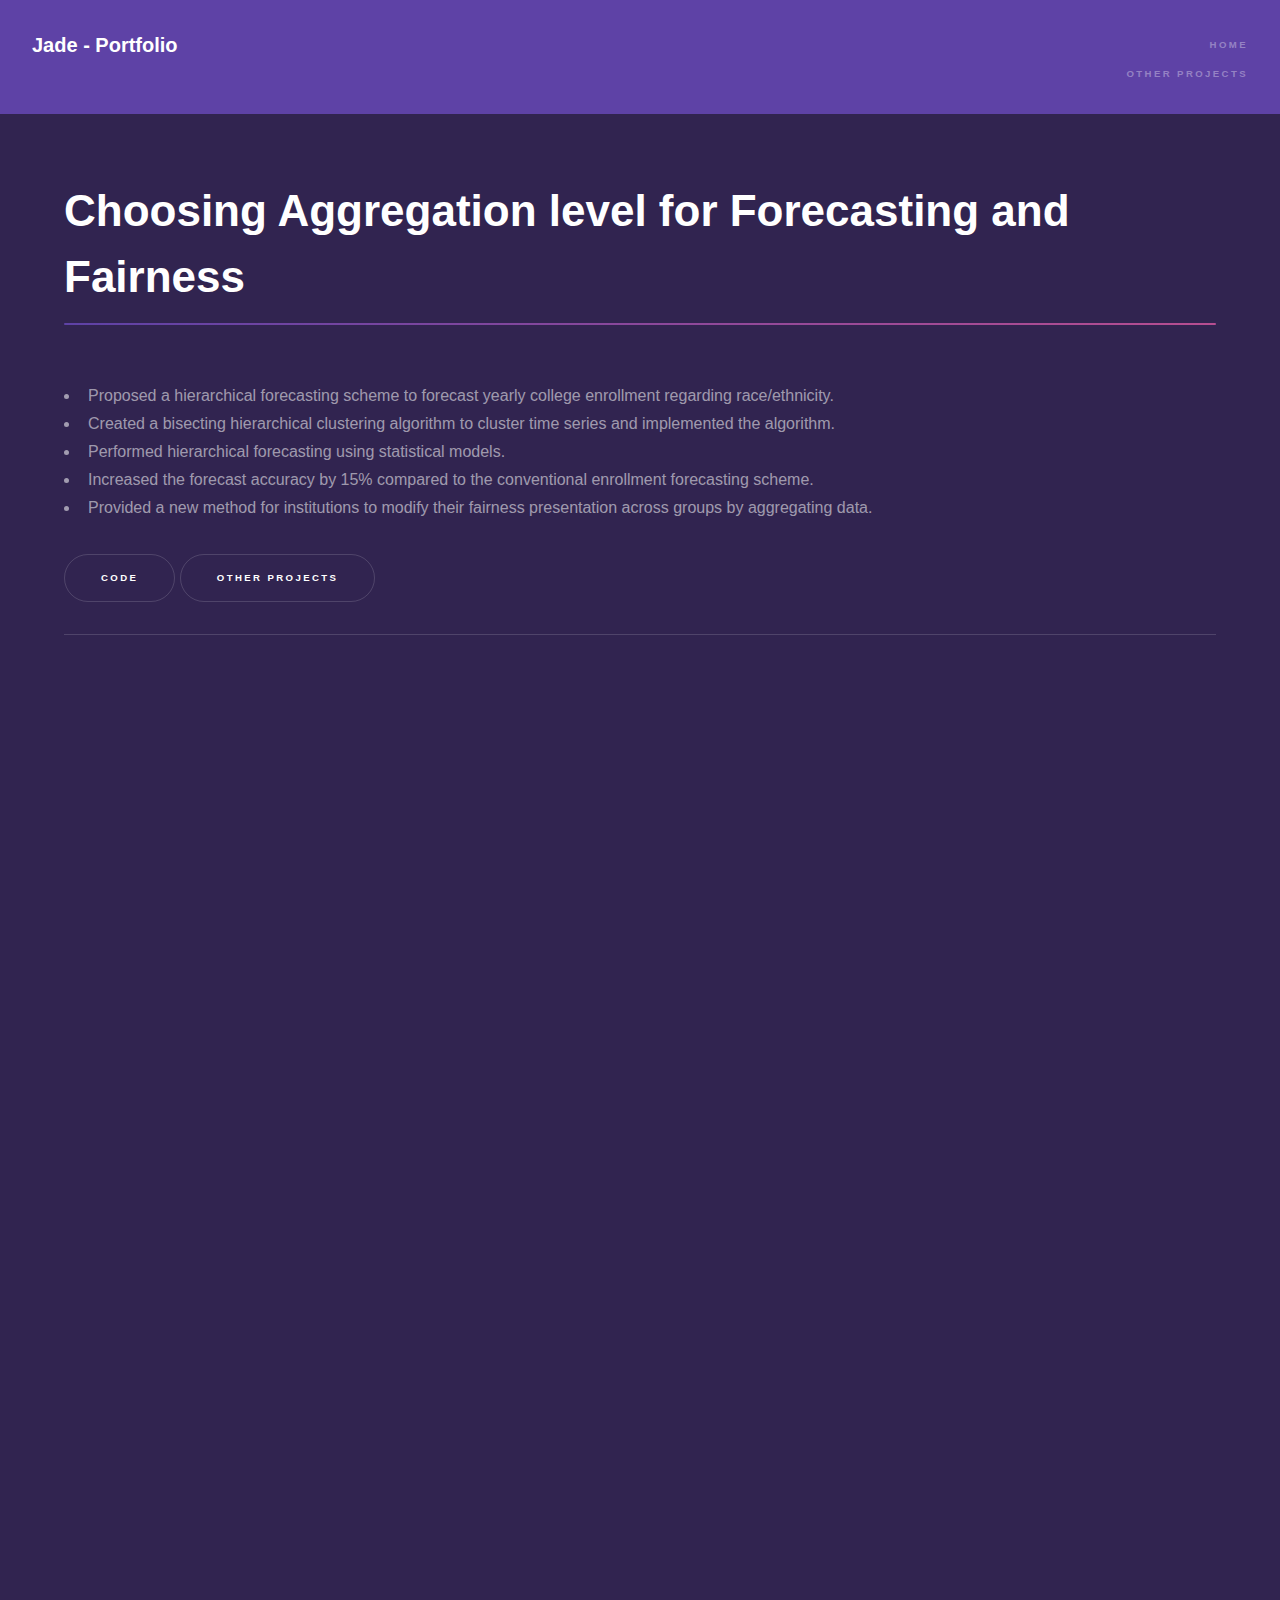
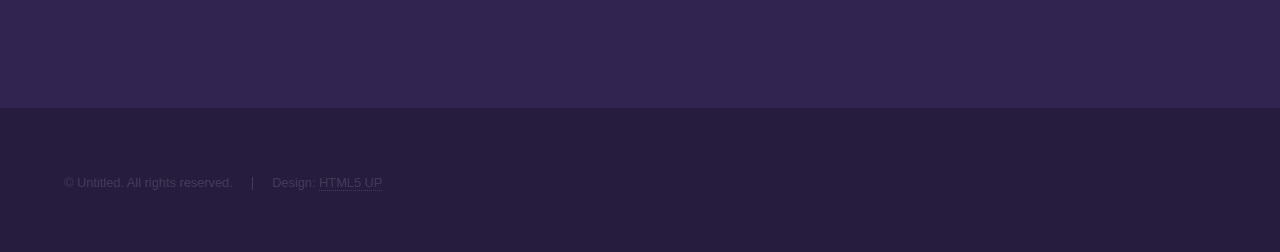
<file: enroll_forecasting_project.html>
<!DOCTYPE HTML>
<!--
	Hyperspace by HTML5 UP
	html5up.net | @ajlkn
	Free for personal and commercial use under the CCA 3.0 license (html5up.net/license)
-->
<html>
	<head>
		<title>Generic - Hyperspace by HTML5 UP</title>
		<meta charset="utf-8" />
		<meta name="viewport" content="width=device-width, initial-scale=1, user-scalable=no" />
		<link rel="stylesheet" href="assets/css/main.css" />
		<noscript><link rel="stylesheet" href="assets/css/noscript.css" /></noscript>
	</head>
	<body class="is-preload">

		<!-- Header -->
			<header id="header">
				<a href="index.html" class="title">Jade - Portfolio</a>
				<nav>
					<ul>
						<li><a href="index.html">Home</a></li>
					</ul>
                    <ul>
						<li><a href="index.html#two">Other Projects</a></li>
					</ul>
				</nav>
			</header>

		<!-- Wrapper -->
			<div id="wrapper">

				<!-- Main -->
					<section id="main" class="wrapper">
						<div class="inner">
                            <h1 class="major">Choosing Aggregation level for Forecasting and Fairness</h1>
                            <ul>
                                <li>Proposed a hierarchical forecasting scheme to forecast yearly college enrollment regarding race/ethnicity.</li>
                                <li>Created a bisecting hierarchical clustering algorithm to cluster time series and implemented the algorithm. </li>
                                <li>Performed hierarchical forecasting using statistical models. </li>
                                <li>Increased the forecast accuracy by 15% compared to the conventional enrollment forecasting scheme.</li>
                                <li>Provided a new method for institutions to modify their fairness presentation across groups by aggregating data.</li>

                              </ul>

                            <a href="https://github.com/jadeszhang/The_Impact_of_Fair_Aggregation_on_Forecast_Accuracy_and_Fairness" target="_blank" class="button">Code</a></li>
                            <a href="index.html#two" target="_blank" class="button">Other Projects</a></li>

                            <hr>

                            <div id="pdf" >
                                <iframe 
                                frameborder="10"
                                scrolling="yes"
                                width="1000"
                                height="1000"
                                src="Jade Zhang - WorkSample2 - Aggregation_Levels.pdf"
                                  >
                                  </iframe>
                            </div>
                        </div>
					</section>

			</div>

		<!-- Footer -->
			<footer id="footer" class="wrapper alt">
				<div class="inner">
					<ul class="menu">
						<li>&copy; Untitled. All rights reserved.</li><li>Design: <a href="http://html5up.net">HTML5 UP</a></li>
					</ul>
				</div>
			</footer>

		<!-- Scripts -->
			<script src="assets/js/jquery.min.js"></script>
			<script src="assets/js/jquery.scrollex.min.js"></script>
			<script src="assets/js/jquery.scrolly.min.js"></script>
			<script src="assets/js/browser.min.js"></script>
			<script src="assets/js/breakpoints.min.js"></script>
			<script src="assets/js/util.js"></script>
			<script src="assets/js/main.js"></script>

	</body>
</html>
</file>
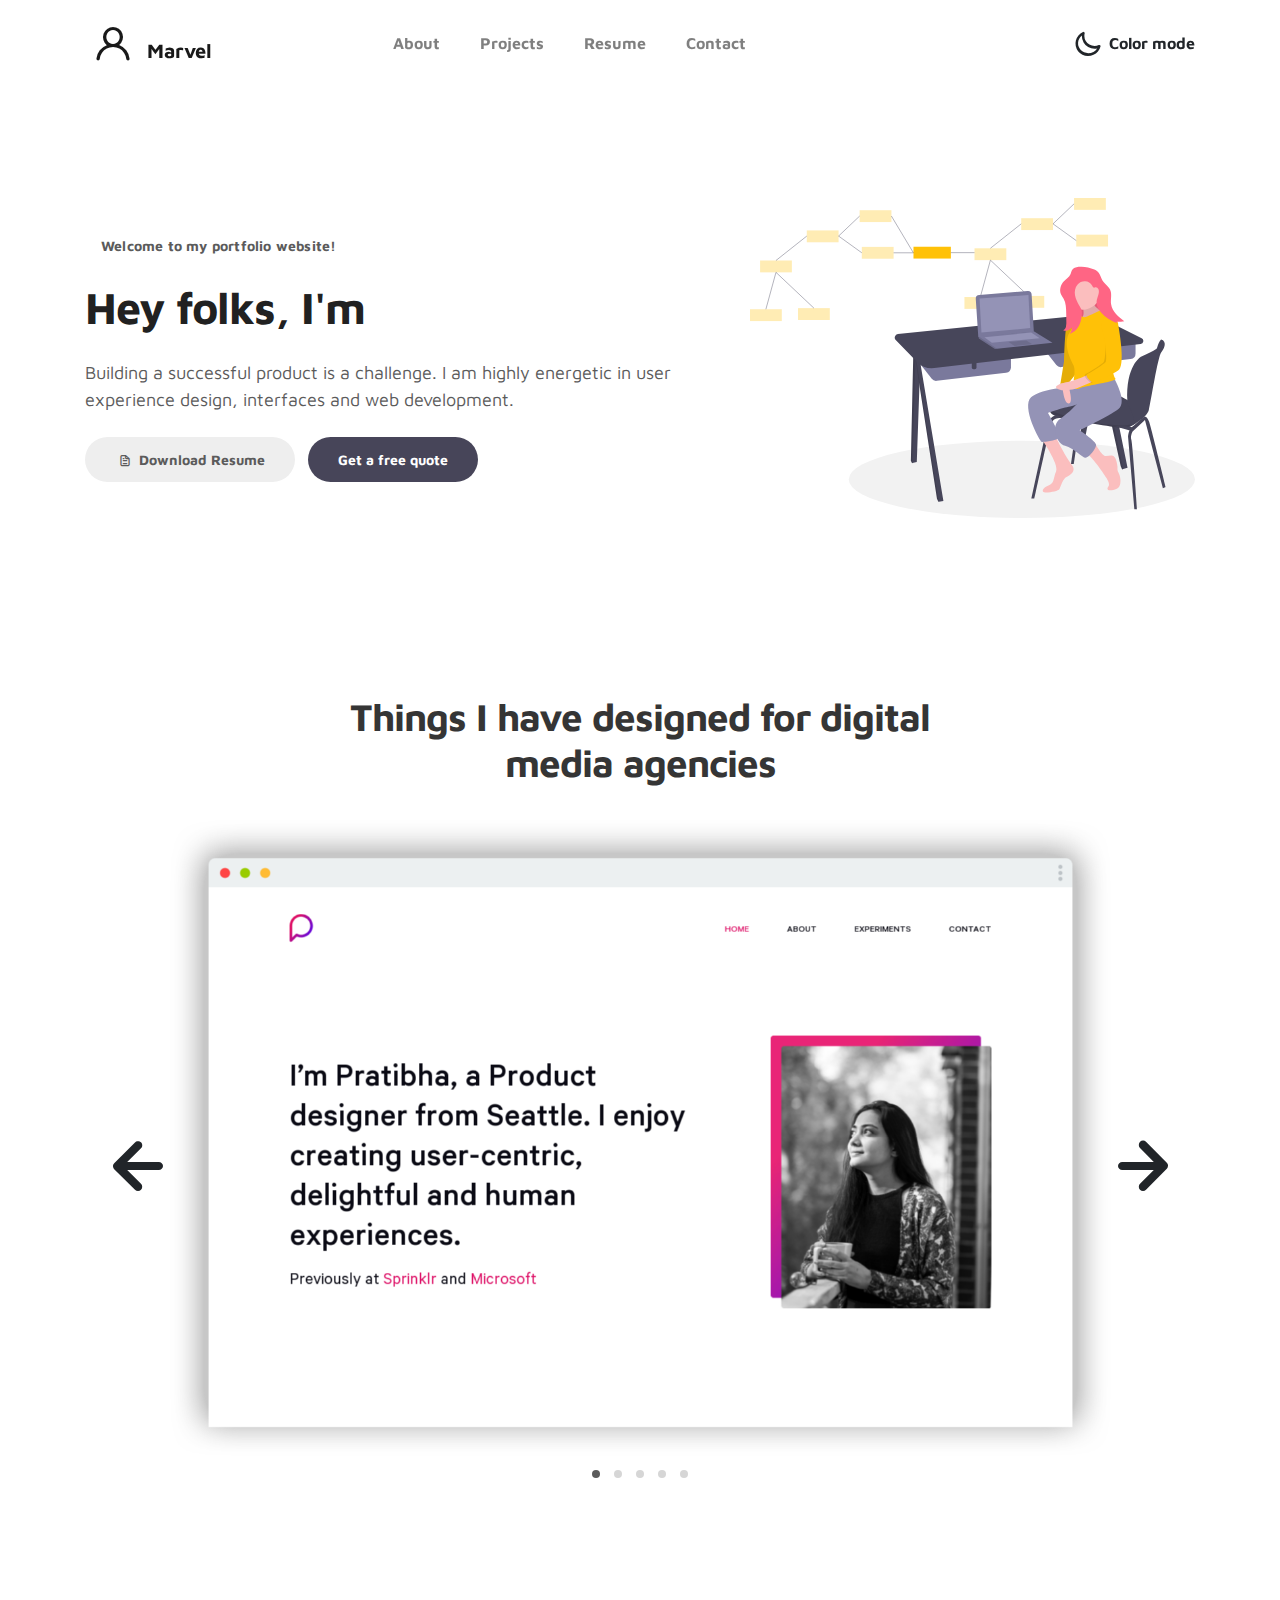
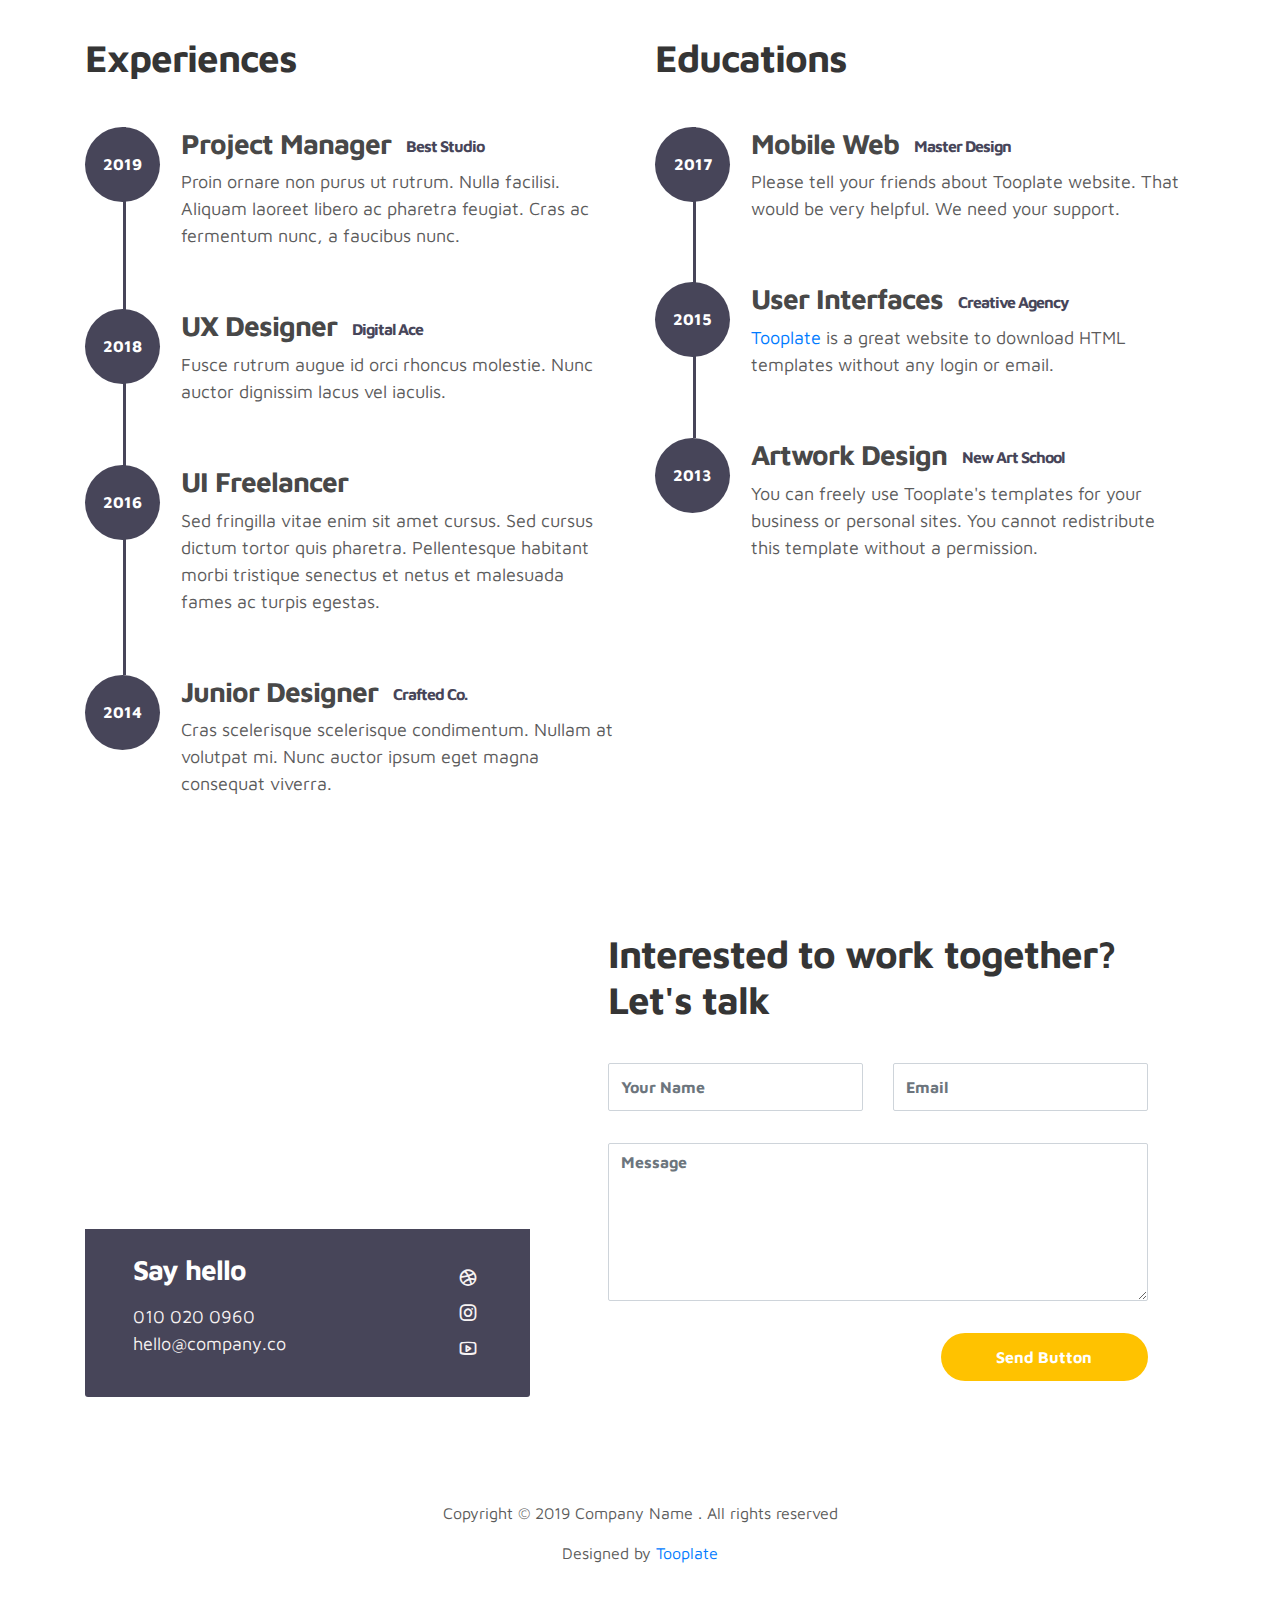
<file: home_page.html>
<!doctype html>
<html lang="en">
  <head>
    <meta charset="utf-8">
    <meta name="viewport" content="width=device-width, initial-scale=1, shrink-to-fit=no">
    <meta name="description" content="">
    <meta name="author" content="">

    <title>Marvel HTML Bootstrap 4 Template</title>

    <link rel="stylesheet" href="css/bootstrap.min.css">
    <link rel="stylesheet" href="css/unicons.css">
    <link rel="stylesheet" href="css/owl.carousel.min.css">
    <link rel="stylesheet" href="css/owl.theme.default.min.css">

    <!-- MAIN STYLE -->
    <link rel="stylesheet" href="css/tooplate-style.css">
    
<!--

Tooplate 2115 Marvel

https://www.tooplate.com/view/2115-marvel

-->
  </head>
  <body>

    <!-- MENU -->
    <nav class="navbar navbar-expand-sm navbar-light">
        <div class="container">
            <a class="navbar-brand" href="index.html"><i class='uil uil-user'></i> Marvel</a>

            <button class="navbar-toggler" type="button" data-toggle="collapse" data-target="#navbarNav" aria-controls="navbarNav" aria-expanded="false"
                aria-label="Toggle navigation">
                <span class="navbar-toggler-icon"></span>
                <span class="navbar-toggler-icon"></span>
                <span class="navbar-toggler-icon"></span>
            </button>

            <div class="collapse navbar-collapse" id="navbarNav">
                <ul class="navbar-nav mx-auto">
                    <li class="nav-item">
                        <a href="#about" class="nav-link"><span data-hover="About">About</span></a>
                    </li>
                    <li class="nav-item">
                        <a href="#project" class="nav-link"><span data-hover="Projects">Projects</span></a>
                    </li>
                    <li class="nav-item">
                        <a href="#resume" class="nav-link"><span data-hover="Resume">Resume</span></a>
                    </li>
                    <li class="nav-item">
                        <a href="#contact" class="nav-link"><span data-hover="Contact">Contact</span></a>
                    </li>
                </ul>

                <ul class="navbar-nav ml-lg-auto">
                    <div class="ml-lg-4">
                      <div class="color-mode d-lg-flex justify-content-center align-items-center">
                        <i class="color-mode-icon"></i>
                        Color mode
                      </div>
                    </div>
                </ul>
            </div>
        </div>
    </nav>

    <!-- ABOUT -->
    <section class="about full-screen d-lg-flex justify-content-center align-items-center" id="about">
        <div class="container">
            <div class="row">
                
                <div class="col-lg-7 col-md-12 col-12 d-flex align-items-center">
                    <div class="about-text">
                        <small class="small-text">Welcome to <span class="mobile-block">my portfolio website!</span></small>
                        <h1 class="animated animated-text">
                            <span class="mr-2">Hey folks, I'm</span>
                                <div class="animated-info">
                                    <span class="animated-item">Marvel Sann</span>
                                    <span class="animated-item">Web Designer</span>
                                    <span class="animated-item">UI Specialist</span>
                                </div>
                        </h1>

                        <p>Building a successful product is a challenge. I am highly energetic in user experience design, interfaces and web development.</p>
                        
                        <div class="custom-btn-group mt-4">
                          <a href="#" class="btn mr-lg-2 custom-btn"><i class='uil uil-file-alt'></i> Download Resume</a>
                          <a href="#contact" class="btn custom-btn custom-btn-bg custom-btn-link">Get a free quote</a>
                        </div>
                    </div>
                </div>

                <div class="col-lg-5 col-md-12 col-12">
                    <div class="about-image svg">
                        <img src="images/undraw/undraw_software_engineer_lvl5.svg" class="img-fluid" alt="svg image">
                    </div>
                </div>

            </div>
        </div>
    </section>

    <!-- PROJECTS -->
    <section class="project py-5" id="project">
        <div class="container">
                
                <div class="row">
                  <div class="col-lg-11 text-center mx-auto col-12">

                      <div class="col-lg-8 mx-auto">
                        <h2>Things I have designed for digital media agencies</h2>
                      </div>

                      <div class="owl-carousel owl-theme">
                        <div class="item">
                          <div class="project-info">
                            <img src="images/project/project-image01.png" class="img-fluid" alt="project image">
                          </div>
                        </div>

                        <div class="item">
                          <div class="project-info">
                            <img src="images/project/project-image02.png" class="img-fluid" alt="project image">
                          </div>
                        </div>

                        <div class="item">
                          <div class="project-info">
                            <img src="images/project/project-image03.png" class="img-fluid" alt="project image">
                          </div>
                        </div>

                        <div class="item">
                          <div class="project-info">
                            <img src="images/project/project-image04.png" class="img-fluid" alt="project image">
                          </div>
                        </div>

                        <div class="item">
                          <div class="project-info">
                            <img src="images/project/project-image05.png" class="img-fluid" alt="project image">
                          </div>
                        </div>
                      </div>

                  </div>
                </div>
        </div>
    </section>

    <!-- FEATURES -->
    <section class="resume py-5 d-lg-flex justify-content-center align-items-center" id="resume">
        <div class="container">
            <div class="row">

                <div class="col-lg-6 col-12">
                  <h2 class="mb-4">Experiences</h2>

                    <div class="timeline">
                        <div class="timeline-wrapper">
                             <div class="timeline-yr">
                                  <span>2019</span>
                             </div>
                             <div class="timeline-info">
                                  <h3><span>Project Manager</span><small>Best Studio</small></h3>
                                  <p>Proin ornare non purus ut rutrum. Nulla facilisi. Aliquam laoreet libero ac pharetra feugiat. Cras ac fermentum nunc, a faucibus nunc.</p>
                             </div>
                        </div>

                        <div class="timeline-wrapper">
                            <div class="timeline-yr">
                                <span>2018</span>
                            </div>
                            <div class="timeline-info">
                                <h3><span>UX Designer</span><small>Digital Ace</small></h3>
                                <p>Fusce rutrum augue id orci rhoncus molestie. Nunc auctor dignissim lacus vel iaculis.</p>
                            </div>
                        </div>

                        <div class="timeline-wrapper">
                            <div class="timeline-yr">
                                <span>2016</span>
                            </div>
                            <div class="timeline-info">
                                <h3><span>UI Freelancer</h3>
                                <p>Sed fringilla vitae enim sit amet cursus. Sed cursus dictum tortor quis pharetra. Pellentesque habitant morbi tristique senectus et netus et malesuada fames ac turpis egestas.</p>
                            </div>
                        </div>
                        
                        <div class="timeline-wrapper">
                            <div class="timeline-yr">
                                <span>2014</span>
                            </div>
                            <div class="timeline-info">
                                <h3><span>Junior Designer<small>Crafted Co.</small></h3>
                                <p>Cras scelerisque scelerisque condimentum. Nullam at volutpat mi. Nunc auctor ipsum eget magna consequat viverra.</p>
                            </div>
                        </div>

                    </div>
                </div>

                <div class="col-lg-6 col-12">
                  <h2 class="mb-4 mobile-mt-2">Educations</h2>

                    <div class="timeline">
                        <div class="timeline-wrapper">
                             <div class="timeline-yr">
                                  <span>2017</span>
                             </div>
                             <div class="timeline-info">
                                  <h3><span>Mobile Web</span><small>Master Design</small></h3>
                                  <p>Please tell your friends about Tooplate website. That would be very helpful. We need your support.</p>
                             </div>
                        </div>

                        <div class="timeline-wrapper">
                            <div class="timeline-yr">
                                <span>2015</span>
                            </div>
                            <div class="timeline-info">
                                <h3><span>User Interfaces</span><small>Creative Agency</small></h3>
                                <p><a rel="nofollow" href="https://www.facebook.com/tooplate">Tooplate</a> is a great website to download HTML templates without any login or email.</p>
                            </div>
                        </div>
                        
                        <div class="timeline-wrapper">
                            <div class="timeline-yr">
                                <span>2013</span>
                            </div>
                            <div class="timeline-info">
                                <h3><span>Artwork Design</span><small>New Art School</small></h3>
                                <p>You can freely use Tooplate's templates for your business or personal sites. You cannot redistribute this template without a permission.</p>
                            </div>
                        </div>

                    </div>
                </div>
                
            </div>
        </div>
    </section>

    <!-- CONTACT -->
    <section class="contact py-5" id="contact">
      <div class="container">
        <div class="row">
          
          <div class="col-lg-5 mr-lg-5 col-12">
            <div class="google-map w-100">
              <iframe src="https://www.google.com/maps/embed?pb=!1m18!1m12!1m3!1d12088.558402180099!2d-73.99373482142036!3d40.75895421922642!2m3!1f0!2f0!3f0!3m2!1i1024!2i768!4f13.1!3m3!1m2!1s0x89c25855b8fb3083%3A0xa0f9aef176042a5c!2sTheater+District%2C+New+York%2C+NY%2C+USA!5e0!3m2!1sen!2smm!4v1549875377188" width="400" height="300" frameborder="0" style="border:0" allowfullscreen></iframe>
            </div>

            <div class="contact-info d-flex justify-content-between align-items-center py-4 px-lg-5">
                <div class="contact-info-item">
                  <h3 class="mb-3 text-white">Say hello</h3>
                  <p class="footer-text mb-0">010 020 0960</p>
                  <p><a href="mailto:hello@company.co">hello@company.co</a></p>
                </div>

                <ul class="social-links">
                     <li><a href="#" class="uil uil-dribbble" data-toggle="tooltip" data-placement="left" title="Dribbble"></a></li>
                     <li><a href="#" class="uil uil-instagram" data-toggle="tooltip" data-placement="left" title="Instagram"></a></li>
                     <li><a href="#" class="uil uil-youtube" data-toggle="tooltip" data-placement="left" title="Youtube"></a></li>
                </ul>
            </div>
          </div>

          <div class="col-lg-6 col-12">
            <div class="contact-form">
              <h2 class="mb-4">Interested to work together? Let's talk</h2>

              <form action="" method="get">
                <div class="row">
                  <div class="col-lg-6 col-12">
                    <input type="text" class="form-control" name="name" placeholder="Your Name" id="name">
                  </div>

                  <div class="col-lg-6 col-12">
                    <input type="email" class="form-control" name="email" placeholder="Email" id="email">
                  </div>

                  <div class="col-12">
                    <textarea name="message" rows="6" class="form-control" id="message" placeholder="Message"></textarea>
                  </div>

                  <div class="ml-lg-auto col-lg-5 col-12">
                    <input type="submit" class="form-control submit-btn" value="Send Button">
                  </div>
                </div>
              </form>
            </div>
          </div>

        </div>
      </div>
    </section>

    <!-- FOOTER -->
     <footer class="footer py-5">
          <div class="container">
               <div class="row">

                    <div class="col-lg-12 col-12">                                
                        <p class="copyright-text text-center">Copyright &copy; 2019 Company Name . All rights reserved</p>
                        <p class="copyright-text text-center">Designed by <a rel="nofollow" href="https://www.facebook.com/tooplate">Tooplate</a></p>
                    </div>
                    
               </div>
          </div>
     </footer>

    <script src="js/jquery-3.3.1.min.js"></script>
    <script src="js/popper.min.js"></script>
    <script src="js/bootstrap.min.js"></script>
    <script src="js/Headroom.js"></script>
    <script src="js/jQuery.headroom.js"></script>
    <script src="js/owl.carousel.min.js"></script>
    <script src="js/smoothscroll.js"></script>
    <script src="js/custom.js"></script>

  </body>
</html>
</file>
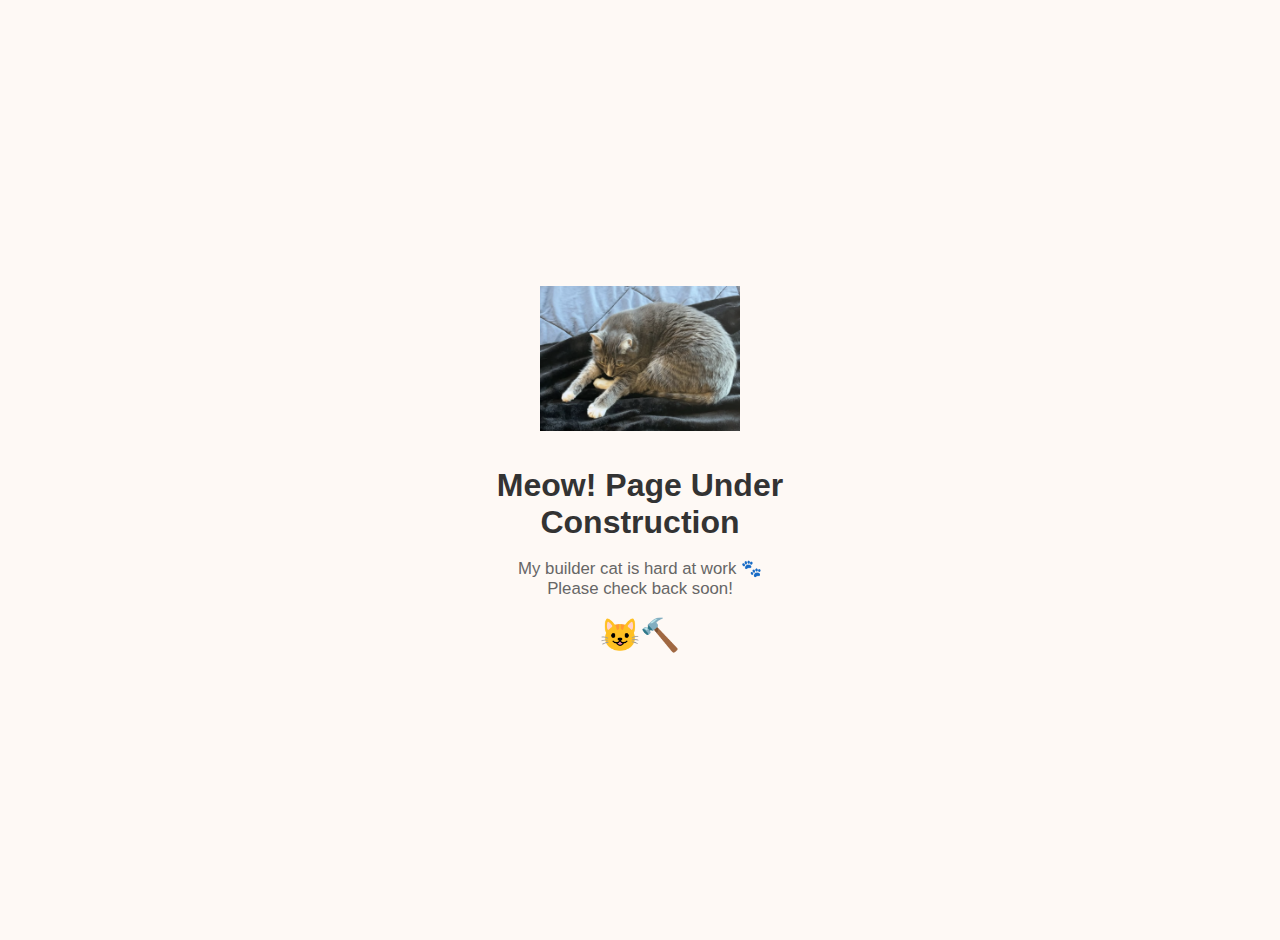
<file: under_construction.html>
<!DOCTYPE html>
<html lang="en">
<head>
  <meta charset="UTF-8">
  <title>Under Construction</title>
  <meta name="viewport" content="width=device-width, initial-scale=1">
  <style>
    body {
      background: #fef9f5;
      color: #333;
      font-family: 'Segoe UI', Tahoma, Geneva, Verdana, sans-serif;
      margin: 0;
      height: 100vh;
      display: flex;
      align-items: center;
      justify-content: center;
      text-align: center;
      padding: 20px;
    }
    .container {
      max-width: 480px;
    }
    .container img {
      width: 200px;
      margin-bottom: 20px;
    }
    h1 {
      font-size: 2em;
      margin: 0.4em 0;
    }
    p {
      color: #666;
      font-size: 1.05em;
    }
    .paw {
      font-size: 2em;
      margin-top: 10px;
    }
  </style>
</head>
<body>
  <div class="container">
    <!-- Cute cartoon cat builder illustration -->
    <img src="images/pignoli.png" alt="Cute Cat">
    <h1>Meow! Page Under Construction</h1>
    <p>My builder cat is hard at work 🐾<br>Please check back soon!</p>
    <div class="paw">😺🔨</div>
  </div>
</body>
</html>
</file>
<file: assets/css/noscript.css>
/*
	Hyperspace by HTML5 UP
	html5up.net | @ajlkn
	Free for personal and commercial use under the CCA 3.0 license (html5up.net/license)
*/

/* Spotlights */

	.spotlights > section > .image:before {
		opacity: 0 !important;
	}

	.spotlights > section > .content > .inner {
		-moz-transform: none !important;
		-webkit-transform: none !important;
		-ms-transform: none !important;
		transform: none !important;
		opacity: 1 !important;
	}

/* Wrapper */

	.wrapper > .inner {
		opacity: 1 !important;
		-moz-transform: none !important;
		-webkit-transform: none !important;
		-ms-transform: none !important;
		transform: none !important;
	}

/* Sidebar */

	#sidebar > .inner {
		opacity: 1 !important;
	}

	#sidebar nav > ul > li {
		-moz-transform: none !important;
		-webkit-transform: none !important;
		-ms-transform: none !important;
		transform: none !important;
		opacity: 1 !important;
	}
</file>
<file: css/unicons.css>
@font-face {
  font-family: 'unicons';
  src: url('../font/unicons.eot?42479262');
  src: url('../font/unicons.eot?42479262#iefix') format('embedded-opentype'),
       url('../font/unicons.woff2?42479262') format('woff2'),
       url('../font/unicons.woff?42479262') format('woff'),
       url('../font/unicons.ttf?42479262') format('truetype'),
       url('../font/unicons.svg?42479262#unicons') format('svg');
  font-weight: normal;
  font-style: normal;
}
/* Chrome hack: SVG is rendered more smooth in Windozze. 100% magic, uncomment if you need it. */
/* Note, that will break hinting! In other OS-es font will be not as sharp as it could be */
/*
@media screen and (-webkit-min-device-pixel-ratio:0) {
  @font-face {
    font-family: 'unicons';
    src: url('../font/unicons.svg?42479262#unicons') format('svg');
  }
}
*/
 
 [class^="uil-"]:before, [class*=" uil-"]:before {
  font-family: "unicons";
  font-style: normal;
  font-weight: normal;
  speak: none;
 
  display: inline-block;
  text-decoration: inherit;
  width: 1em;
  margin-right: .2em;
  text-align: center;
  /* opacity: .8; */
 
  /* For safety - reset parent styles, that can break glyph codes*/
  font-variant: normal;
  text-transform: none;
 
  /* fix buttons height, for twitter bootstrap */
  line-height: 1em;
 
  /* Animation center compensation - margins should be symmetric */
  /* remove if not needed */
  margin-left: .2em;
 
  /* you can be more comfortable with increased icons size */
  /* font-size: 120%; */
 
  /* Font smoothing. That was taken from TWBS */
  -webkit-font-smoothing: antialiased;
  -moz-osx-font-smoothing: grayscale;
 
  /* Uncomment for 3D effect */
  /* text-shadow: 1px 1px 1px rgba(127, 127, 127, 0.3); */
}
 
.uil-abacus:before { content: '\e800'; } /* '' */
.uil-accessible-icon-alt:before { content: '\e801'; } /* '' */
.uil-adjust-alt:before { content: '\e802'; } /* '' */
.uil-adjust-circle:before { content: '\e803'; } /* '' */
.uil-adjust-half:before { content: '\e804'; } /* '' */
.uil-adjust:before { content: '\e805'; } /* '' */
.uil-airplay:before { content: '\e806'; } /* '' */
.uil-align-alt:before { content: '\e807'; } /* '' */
.uil-align-center-alt:before { content: '\e808'; } /* '' */
.uil-align-center-h:before { content: '\e809'; } /* '' */
.uil-align-center-justify:before { content: '\e80a'; } /* '' */
.uil-align-center-v:before { content: '\e80b'; } /* '' */
.uil-align-center:before { content: '\e80c'; } /* '' */
.uil-align-justify:before { content: '\e80d'; } /* '' */
.uil-align-left-justify:before { content: '\e80e'; } /* '' */
.uil-align-left:before { content: '\e80f'; } /* '' */
.uil-align-letter-right:before { content: '\e810'; } /* '' */
.uil-align-right-justify:before { content: '\e811'; } /* '' */
.uil-align-right:before { content: '\e812'; } /* '' */
.uil-align:before { content: '\e813'; } /* '' */
.uil-ambulance:before { content: '\e814'; } /* '' */
.uil-analysis:before { content: '\e815'; } /* '' */
.uil-analytics:before { content: '\e816'; } /* '' */
.uil-anchor:before { content: '\e817'; } /* '' */
.uil-android-phone-slash:before { content: '\e818'; } /* '' */
.uil-angle-double-down:before { content: '\e819'; } /* '' */
.uil-angle-double-left:before { content: '\e81a'; } /* '' */
.uil-angle-double-right:before { content: '\e81b'; } /* '' */
.uil-angle-double-up:before { content: '\e81c'; } /* '' */
.uil-angle-down:before { content: '\e81d'; } /* '' */
.uil-angle-left:before { content: '\e81e'; } /* '' */
.uil-angle-right-b:before { content: '\e81f'; } /* '' */
.uil-angle-right:before { content: '\e820'; } /* '' */
.uil-angle-up:before { content: '\e821'; } /* '' */
.uil-annoyed-alt:before { content: '\e822'; } /* '' */
.uil-annoyed:before { content: '\e823'; } /* '' */
.uil-apps:before { content: '\e824'; } /* '' */
.uil-archive-alt:before { content: '\e825'; } /* '' */
.uil-archive:before { content: '\e826'; } /* '' */
.uil-arrow-break:before { content: '\e827'; } /* '' */
.uil-arrow-circle-down:before { content: '\e828'; } /* '' */
.uil-arrow-circle-left:before { content: '\e829'; } /* '' */
.uil-arrow-circle-right:before { content: '\e82a'; } /* '' */
.uil-arrow-circle-up:before { content: '\e82b'; } /* '' */
.uil-arrow-compress-h:before { content: '\e82c'; } /* '' */
.uil-arrow-down-left:before { content: '\e82d'; } /* '' */
.uil-arrow-down-right:before { content: '\e82e'; } /* '' */
.uil-arrow-down:before { content: '\e82f'; } /* '' */
.uil-arrow-from-right:before { content: '\e830'; } /* '' */
.uil-arrow-from-top:before { content: '\e831'; } /* '' */
.uil-arrow-growth:before { content: '\e832'; } /* '' */
.uil-arrow-left:before { content: '\e833'; } /* '' */
.uil-arrow-random:before { content: '\e834'; } /* '' */
.uil-arrow-resize-diagonal:before { content: '\e835'; } /* '' */
.uil-arrow-right:before { content: '\e836'; } /* '' */
.uil-arrow-to-bottom:before { content: '\e837'; } /* '' */
.uil-arrow-to-right:before { content: '\e838'; } /* '' */
.uil-arrow-up-left:before { content: '\e839'; } /* '' */
.uil-arrow-up-right:before { content: '\e83a'; } /* '' */
.uil-arrow-up:before { content: '\e83b'; } /* '' */
.uil-arrows-h-alt:before { content: '\e83c'; } /* '' */
.uil-arrows-h:before { content: '\e83d'; } /* '' */
.uil-arrows-left-down:before { content: '\e83e'; } /* '' */
.uil-arrows-maximize:before { content: '\e83f'; } /* '' */
.uil-arrows-merge:before { content: '\e840'; } /* '' */
.uil-arrows-resize-h:before { content: '\e841'; } /* '' */
.uil-arrows-resize-v:before { content: '\e842'; } /* '' */
.uil-arrows-resize:before { content: '\e843'; } /* '' */
.uil-arrows-right-down:before { content: '\e844'; } /* '' */
.uil-arrows-shrink-h:before { content: '\e845'; } /* '' */
.uil-arrows-shrink-v:before { content: '\e846'; } /* '' */
.uil-arrows-up-right:before { content: '\e847'; } /* '' */
.uil-arrows-v-alt:before { content: '\e848'; } /* '' */
.uil-arrows-v:before { content: '\e849'; } /* '' */
.uil-at:before { content: '\e84a'; } /* '' */
.uil-atm-card:before { content: '\e84b'; } /* '' */
.uil-atom:before { content: '\e84c'; } /* '' */
.uil-auto-flash:before { content: '\e84d'; } /* '' */
.uil-award-alt:before { content: '\e84e'; } /* '' */
.uil-award:before { content: '\e84f'; } /* '' */
.uil-baby-carriage:before { content: '\e850'; } /* '' */
.uil-backpack:before { content: '\e851'; } /* '' */
.uil-backspace:before { content: '\e852'; } /* '' */
.uil-backward:before { content: '\e853'; } /* '' */
.uil-bag-alt:before { content: '\e854'; } /* '' */
.uil-bag-slash:before { content: '\e855'; } /* '' */
.uil-bag:before { content: '\e856'; } /* '' */
.uil-ball:before { content: '\e857'; } /* '' */
.uil-ban:before { content: '\e858'; } /* '' */
.uil-bars:before { content: '\e859'; } /* '' */
.uil-basketball-hoop:before { content: '\e85a'; } /* '' */
.uil-basketball:before { content: '\e85b'; } /* '' */
.uil-battery-bolt:before { content: '\e85c'; } /* '' */
.uil-battery-empty:before { content: '\e85d'; } /* '' */
.uil-bed-double:before { content: '\e85e'; } /* '' */
.uil-bed:before { content: '\e85f'; } /* '' */
.uil-bell-school:before { content: '\e860'; } /* '' */
.uil-bell-slash:before { content: '\e861'; } /* '' */
.uil-bill:before { content: '\e862'; } /* '' */
.uil-bitcoin-circle:before { content: '\e863'; } /* '' */
.uil-bitcoin:before { content: '\e864'; } /* '' */
.uil-bluetooth-b:before { content: '\e865'; } /* '' */
.uil-bolt-alt:before { content: '\e866'; } /* '' */
.uil-bolt-slash:before { content: '\e867'; } /* '' */
.uil-bolt:before { content: '\e868'; } /* '' */
.uil-book-alt:before { content: '\e869'; } /* '' */
.uil-book-medical:before { content: '\e86a'; } /* '' */
.uil-book-open:before { content: '\e86b'; } /* '' */
.uil-book-reader:before { content: '\e86c'; } /* '' */
.uil-book:before { content: '\e86d'; } /* '' */
.uil-bookmark-full:before { content: '\e86e'; } /* '' */
.uil-bookmark:before { content: '\e86f'; } /* '' */
.uil-books:before { content: '\e870'; } /* '' */
.uil-boombox:before { content: '\e871'; } /* '' */
.uil-border-alt:before { content: '\e872'; } /* '' */
.uil-border-bottom:before { content: '\e873'; } /* '' */
.uil-border-clear:before { content: '\e874'; } /* '' */
.uil-border-horizontal:before { content: '\e875'; } /* '' */
.uil-border-inner:before { content: '\e876'; } /* '' */
.uil-border-left:before { content: '\e877'; } /* '' */
.uil-border-out:before { content: '\e878'; } /* '' */
.uil-border-right:before { content: '\e879'; } /* '' */
.uil-border-top:before { content: '\e87a'; } /* '' */
.uil-border-vertical:before { content: '\e87b'; } /* '' */
.uil-box:before { content: '\e87c'; } /* '' */
.uil-briefcase-alt:before { content: '\e87d'; } /* '' */
.uil-briefcase:before { content: '\e87e'; } /* '' */
.uil-bright:before { content: '\e87f'; } /* '' */
.uil-brightness-empty:before { content: '\e880'; } /* '' */
.uil-brightness-half:before { content: '\e881'; } /* '' */
.uil-brightness-low:before { content: '\e882'; } /* '' */
.uil-brightness-minus:before { content: '\e883'; } /* '' */
.uil-brightness-plus:before { content: '\e884'; } /* '' */
.uil-brightness:before { content: '\e885'; } /* '' */
.uil-bring-bottom:before { content: '\e886'; } /* '' */
.uil-bring-front:before { content: '\e887'; } /* '' */
.uil-brush-alt:before { content: '\e888'; } /* '' */
.uil-bug:before { content: '\e889'; } /* '' */
.uil-building:before { content: '\e88a'; } /* '' */
.uil-bullseye:before { content: '\e88b'; } /* '' */
.uil-bus-alt:before { content: '\e88c'; } /* '' */
.uil-bus-school:before { content: '\e88d'; } /* '' */
.uil-bus:before { content: '\e88e'; } /* '' */
.uil-calcualtor:before { content: '\e88f'; } /* '' */
.uil-calculator-alt:before { content: '\e890'; } /* '' */
.uil-calendar-alt:before { content: '\e891'; } /* '' */
.uil-calendar-slash:before { content: '\e892'; } /* '' */
.uil-calender:before { content: '\e893'; } /* '' */
.uil-calling:before { content: '\e894'; } /* '' */
.uil-camera-plus:before { content: '\e895'; } /* '' */
.uil-camera-slash:before { content: '\e896'; } /* '' */
.uil-camera:before { content: '\e897'; } /* '' */
.uil-cancel:before { content: '\e898'; } /* '' */
.uil-capsule:before { content: '\e899'; } /* '' */
.uil-capture:before { content: '\e89a'; } /* '' */
.uil-car-sideview:before { content: '\e89b'; } /* '' */
.uil-car-slash:before { content: '\e89c'; } /* '' */
.uil-car-wash:before { content: '\e89d'; } /* '' */
.uil-car:before { content: '\e89e'; } /* '' */
.uil-card-atm:before { content: '\e89f'; } /* '' */
.uil-caret-right:before { content: '\e8a0'; } /* '' */
.uil-cart:before { content: '\e8a1'; } /* '' */
.uil-cell:before { content: '\e8a2'; } /* '' */
.uil-celsius:before { content: '\e8a3'; } /* '' */
.uil-chart-bar-alt:before { content: '\e8a4'; } /* '' */
.uil-chart-bar:before { content: '\e8a5'; } /* '' */
.uil-chart-down:before { content: '\e8a6'; } /* '' */
.uil-chart-growth-alt:before { content: '\e8a7'; } /* '' */
.uil-chart-growth:before { content: '\e8a8'; } /* '' */
.uil-chart-line:before { content: '\e8a9'; } /* '' */
.uil-chart-pie-alt:before { content: '\e8aa'; } /* '' */
.uil-chart-pie:before { content: '\e8ab'; } /* '' */
.uil-chart:before { content: '\e8ac'; } /* '' */
.uil-chat-bubble-user:before { content: '\e8ad'; } /* '' */
.uil-chat-info:before { content: '\e8ae'; } /* '' */
.uil-chat:before { content: '\e8af'; } /* '' */
.uil-check-circle:before { content: '\e8b0'; } /* '' */
.uil-check-square:before { content: '\e8b1'; } /* '' */
.uil-check:before { content: '\e8b2'; } /* '' */
.uil-circle-layer:before { content: '\e8b3'; } /* '' */
.uil-circle:before { content: '\e8b4'; } /* '' */
.uil-circuit:before { content: '\e8b5'; } /* '' */
.uil-clapper-board:before { content: '\e8b6'; } /* '' */
.uil-clipboard-alt:before { content: '\e8b7'; } /* '' */
.uil-clipboard-blank:before { content: '\e8b8'; } /* '' */
.uil-clipboard-notes:before { content: '\e8b9'; } /* '' */
.uil-clipboard:before { content: '\e8ba'; } /* '' */
.uil-clock-eight:before { content: '\e8bb'; } /* '' */
.uil-clock-five:before { content: '\e8bc'; } /* '' */
.uil-clock-nine:before { content: '\e8bd'; } /* '' */
.uil-clock-seven:before { content: '\e8be'; } /* '' */
.uil-clock-ten:before { content: '\e8bf'; } /* '' */
.uil-clock-three:before { content: '\e8c0'; } /* '' */
.uil-clock-two:before { content: '\e8c1'; } /* '' */
.uil-clock:before { content: '\e8c2'; } /* '' */
.uil-closed-captioning:before { content: '\e8c3'; } /* '' */
.uil-cloud-block:before { content: '\e8c4'; } /* '' */
.uil-cloud-bookmark:before { content: '\e8c5'; } /* '' */
.uil-cloud-check:before { content: '\e8c6'; } /* '' */
.uil-cloud-computing:before { content: '\e8c7'; } /* '' */
.uil-cloud-data-connection:before { content: '\e8c8'; } /* '' */
.uil-cloud-database-tree:before { content: '\e8c9'; } /* '' */
.uil-cloud-download:before { content: '\e8ca'; } /* '' */
.uil-cloud-drizzle:before { content: '\e8cb'; } /* '' */
.uil-cloud-exclamation:before { content: '\e8cc'; } /* '' */
.uil-cloud-hail:before { content: '\e8cd'; } /* '' */
.uil-cloud-heart:before { content: '\e8ce'; } /* '' */
.uil-cloud-info:before { content: '\e8cf'; } /* '' */
.uil-cloud-lock:before { content: '\e8d0'; } /* '' */
.uil-cloud-meatball:before { content: '\e8d1'; } /* '' */
.uil-cloud-moon-hail:before { content: '\e8d2'; } /* '' */
.uil-cloud-moon-meatball:before { content: '\e8d3'; } /* '' */
.uil-cloud-moon-rain:before { content: '\e8d4'; } /* '' */
.uil-cloud-moon-showers:before { content: '\e8d5'; } /* '' */
.uil-cloud-moon:before { content: '\e8d6'; } /* '' */
.uil-cloud-question:before { content: '\e8d7'; } /* '' */
.uil-cloud-rain-sun:before { content: '\e8d8'; } /* '' */
.uil-cloud-rain:before { content: '\e8d9'; } /* '' */
.uil-cloud-redo:before { content: '\e8da'; } /* '' */
.uil-cloud-set:before { content: '\e8db'; } /* '' */
.uil-cloud-share:before { content: '\e8dc'; } /* '' */
.uil-cloud-shield:before { content: '\e8dd'; } /* '' */
.uil-cloud-showers-alt:before { content: '\e8de'; } /* '' */
.uil-cloud-showers-heavy:before { content: '\e8df'; } /* '' */
.uil-cloud-showers:before { content: '\e8e0'; } /* '' */
.uil-cloud-slash:before { content: '\e8e1'; } /* '' */
.uil-cloud-sun-hail:before { content: '\e8e2'; } /* '' */
.uil-cloud-sun-meatball:before { content: '\e8e3'; } /* '' */
.uil-cloud-sun-rain-alt:before { content: '\e8e4'; } /* '' */
.uil-cloud-sun-rain:before { content: '\e8e5'; } /* '' */
.uil-cloud-sun-tear:before { content: '\e8e6'; } /* '' */
.uil-cloud-sun:before { content: '\e8e7'; } /* '' */
.uil-cloud-times:before { content: '\e8e8'; } /* '' */
.uil-cloud-unlock:before { content: '\e8e9'; } /* '' */
.uil-cloud-upload:before { content: '\e8ea'; } /* '' */
.uil-cloud-wifi:before { content: '\e8eb'; } /* '' */
.uil-cloud-wind:before { content: '\e8ec'; } /* '' */
.uil-cloud:before { content: '\e8ed'; } /* '' */
.uil-clouds:before { content: '\e8ee'; } /* '' */
.uil-club:before { content: '\e8ef'; } /* '' */
.uil-code:before { content: '\e8f0'; } /* '' */
.uil-coffee:before { content: '\e8f1'; } /* '' */
.uil-cog:before { content: '\e8f2'; } /* '' */
.uil-coins:before { content: '\e8f3'; } /* '' */
.uil-columns:before { content: '\e8f4'; } /* '' */
.uil-comment-alt-block:before { content: '\e8f5'; } /* '' */
.uil-comment-alt-chart-lines:before { content: '\e8f6'; } /* '' */
.uil-comment-alt-check:before { content: '\e8f7'; } /* '' */
.uil-comment-alt-dots:before { content: '\e8f8'; } /* '' */
.uil-comment-alt-download:before { content: '\e8f9'; } /* '' */
.uil-comment-alt-edit:before { content: '\e8fa'; } /* '' */
.uil-comment-alt-exclamation:before { content: '\e8fb'; } /* '' */
.uil-comment-alt-heart:before { content: '\e8fc'; } /* '' */
.uil-comment-alt-image:before { content: '\e8fd'; } /* '' */
.uil-comment-alt-info:before { content: '\e8fe'; } /* '' */
.uil-comment-alt-lines:before { content: '\e8ff'; } /* '' */
.uil-comment-alt-lock:before { content: '\e900'; } /* '' */
.uil-comment-alt-medical:before { content: '\e901'; } /* '' */
.uil-comment-alt-message:before { content: '\e902'; } /* '' */
.uil-comment-alt-notes:before { content: '\e903'; } /* '' */
.uil-comment-alt-plus:before { content: '\e904'; } /* '' */
.uil-comment-alt-question:before { content: '\e905'; } /* '' */
.uil-comment-alt-redo:before { content: '\e906'; } /* '' */
.uil-comment-alt-search:before { content: '\e907'; } /* '' */
.uil-comment-alt-share:before { content: '\e908'; } /* '' */
.uil-comment-alt-shield:before { content: '\e909'; } /* '' */
.uil-comment-alt-upload:before { content: '\e90a'; } /* '' */
.uil-comment-alt-verify:before { content: '\e90b'; } /* '' */
.uil-comment-alt:before { content: '\e90c'; } /* '' */
.uil-comment-block:before { content: '\e90d'; } /* '' */
.uil-comment-chart-line:before { content: '\e90e'; } /* '' */
.uil-comment-check:before { content: '\e90f'; } /* '' */
.uil-comment-dots:before { content: '\e910'; } /* '' */
.uil-comment-download:before { content: '\e911'; } /* '' */
.uil-comment-edit:before { content: '\e912'; } /* '' */
.uil-comment-exclamation:before { content: '\e913'; } /* '' */
.uil-comment-heart:before { content: '\e914'; } /* '' */
.uil-comment-image:before { content: '\e915'; } /* '' */
.uil-comment-info-alt:before { content: '\e916'; } /* '' */
.uil-comment-info:before { content: '\e917'; } /* '' */
.uil-comment-lines:before { content: '\e918'; } /* '' */
.uil-comment-lock:before { content: '\e919'; } /* '' */
.uil-comment-medical:before { content: '\e91a'; } /* '' */
.uil-comment-message:before { content: '\e91b'; } /* '' */
.uil-comment-notes:before { content: '\e91c'; } /* '' */
.uil-comment-plus:before { content: '\e91d'; } /* '' */
.uil-comment-question:before { content: '\e91e'; } /* '' */
.uil-comment-redo:before { content: '\e91f'; } /* '' */
.uil-comment-search:before { content: '\e920'; } /* '' */
.uil-comment-share:before { content: '\e921'; } /* '' */
.uil-comment-shield:before { content: '\e922'; } /* '' */
.uil-comment-slash:before { content: '\e923'; } /* '' */
.uil-comment-upload:before { content: '\e924'; } /* '' */
.uil-comment-verify:before { content: '\e925'; } /* '' */
.uil-comment:before { content: '\e926'; } /* '' */
.uil-comments-alt:before { content: '\e927'; } /* '' */
.uil-comments:before { content: '\e928'; } /* '' */
.uil-commnet-alt-slash:before { content: '\e929'; } /* '' */
.uil-compact-disc:before { content: '\e92a'; } /* '' */
.uil-compass:before { content: '\e92b'; } /* '' */
.uil-compress-alt-left:before { content: '\e92c'; } /* '' */
.uil-compress-alt:before { content: '\e92d'; } /* '' */
.uil-compress-arrows:before { content: '\e92e'; } /* '' */
.uil-compress-lines:before { content: '\e92f'; } /* '' */
.uil-compress-point:before { content: '\e930'; } /* '' */
.uil-compress-v:before { content: '\e931'; } /* '' */
.uil-compress:before { content: '\e932'; } /* '' */
.uil-computer-mouse:before { content: '\e933'; } /* '' */
.uil-confused:before { content: '\e934'; } /* '' */
.uil-constructor:before { content: '\e935'; } /* '' */
.uil-copy-alt:before { content: '\e936'; } /* '' */
.uil-copy-landscape:before { content: '\e937'; } /* '' */
.uil-copy:before { content: '\e938'; } /* '' */
.uil-copyright:before { content: '\e939'; } /* '' */
.uil-corner-down-left:before { content: '\e93a'; } /* '' */
.uil-corner-down-right-alt:before { content: '\e93b'; } /* '' */
.uil-corner-down-right:before { content: '\e93c'; } /* '' */
.uil-corner-left-down:before { content: '\e93d'; } /* '' */
.uil-corner-right-down:before { content: '\e93e'; } /* '' */
.uil-corner-up-left-alt:before { content: '\e93f'; } /* '' */
.uil-corner-up-left:before { content: '\e940'; } /* '' */
.uil-corner-up-right-alt:before { content: '\e941'; } /* '' */
.uil-corner-up-right:before { content: '\e942'; } /* '' */
.uil-creative-commons-pd-alt:before { content: '\e943'; } /* '' */
.uil-creative-commons-pd:before { content: '\e944'; } /* '' */
.uil-crockery:before { content: '\e945'; } /* '' */
.uil-crop-alt-rotate-left:before { content: '\e946'; } /* '' */
.uil-crop-alt-rotate-right:before { content: '\e947'; } /* '' */
.uil-crop-alt:before { content: '\e948'; } /* '' */
.uil-crosshair-alt:before { content: '\e949'; } /* '' */
.uil-crosshair:before { content: '\e94a'; } /* '' */
.uil-crosshairs:before { content: '\e94b'; } /* '' */
.uil-cube:before { content: '\e94c'; } /* '' */
.uil-data-sharing:before { content: '\e94d'; } /* '' */
.uil-database-alt:before { content: '\e94e'; } /* '' */
.uil-database:before { content: '\e94f'; } /* '' */
.uil-desert:before { content: '\e950'; } /* '' */
.uil-desktop-alt-slash:before { content: '\e951'; } /* '' */
.uil-desktop-alt:before { content: '\e952'; } /* '' */
.uil-desktop-cloud-alt:before { content: '\e953'; } /* '' */
.uil-desktop-slash:before { content: '\e954'; } /* '' */
.uil-desktop:before { content: '\e955'; } /* '' */
.uil-dialpad-alt:before { content: '\e956'; } /* '' */
.uil-dialpad:before { content: '\e957'; } /* '' */
.uil-diamond:before { content: '\e958'; } /* '' */
.uil-diary-alt:before { content: '\e959'; } /* '' */
.uil-diary:before { content: '\e95a'; } /* '' */
.uil-dice-five:before { content: '\e95b'; } /* '' */
.uil-dice-four:before { content: '\e95c'; } /* '' */
.uil-dice-one:before { content: '\e95d'; } /* '' */
.uil-dice-six:before { content: '\e95e'; } /* '' */
.uil-dice-three:before { content: '\e95f'; } /* '' */
.uil-dice-two:before { content: '\e960'; } /* '' */
.uil-direction:before { content: '\e961'; } /* '' */
.uil-directions:before { content: '\e962'; } /* '' */
.uil-dizzy-meh:before { content: '\e963'; } /* '' */
.uil-dna:before { content: '\e964'; } /* '' */
.uil-document-layout-center:before { content: '\e965'; } /* '' */
.uil-document-layout-left:before { content: '\e966'; } /* '' */
.uil-document-layout-right:before { content: '\e967'; } /* '' */
.uil-document:before { content: '\e968'; } /* '' */
.uil-dollar-alt:before { content: '\e969'; } /* '' */
.uil-dollar-sign-alt:before { content: '\e96a'; } /* '' */
.uil-dollar-sign:before { content: '\e96b'; } /* '' */
.uil-down-arrow:before { content: '\e96c'; } /* '' */
.uil-download-alt:before { content: '\e96d'; } /* '' */
.uil-dribbble:before { content: '\e96e'; } /* '' */
.uil-drill:before { content: '\e96f'; } /* '' */
.uil-dropbox:before { content: '\e970'; } /* '' */
.uil-dumbbell:before { content: '\e971'; } /* '' */
.uil-edit-alt:before { content: '\e972'; } /* '' */
.uil-edit:before { content: '\e973'; } /* '' */
.uil-ellipsis-h:before { content: '\e974'; } /* '' */
.uil-ellipsis-v:before { content: '\e975'; } /* '' */
.uil-emoji:before { content: '\e976'; } /* '' */
.uil-enter:before { content: '\e977'; } /* '' */
.uil-entry:before { content: '\e978'; } /* '' */
.uil-envelope-add:before { content: '\e979'; } /* '' */
.uil-envelope-alt:before { content: '\e97a'; } /* '' */
.uil-envelope-block:before { content: '\e97b'; } /* '' */
.uil-envelope-bookmark:before { content: '\e97c'; } /* '' */
.uil-envelope-check:before { content: '\e97d'; } /* '' */
.uil-envelope-download-alt:before { content: '\e97e'; } /* '' */
.uil-envelope-download:before { content: '\e97f'; } /* '' */
.uil-envelope-edit:before { content: '\e980'; } /* '' */
.uil-envelope-exclamation:before { content: '\e981'; } /* '' */
.uil-envelope-heart:before { content: '\e982'; } /* '' */
.uil-envelope-info:before { content: '\e983'; } /* '' */
.uil-envelope-lock:before { content: '\e984'; } /* '' */
.uil-envelope-minus:before { content: '\e985'; } /* '' */
.uil-envelope-open:before { content: '\e986'; } /* '' */
.uil-envelope-question:before { content: '\e987'; } /* '' */
.uil-envelope-receive:before { content: '\e988'; } /* '' */
.uil-envelope-redo:before { content: '\e989'; } /* '' */
.uil-envelope-search:before { content: '\e98a'; } /* '' */
.uil-envelope-send:before { content: '\e98b'; } /* '' */
.uil-envelope-share:before { content: '\e98c'; } /* '' */
.uil-envelope-shield:before { content: '\e98d'; } /* '' */
.uil-envelope-star:before { content: '\e98e'; } /* '' */
.uil-envelope-times:before { content: '\e98f'; } /* '' */
.uil-envelope-upload-alt:before { content: '\e990'; } /* '' */
.uil-envelope-upload:before { content: '\e991'; } /* '' */
.uil-envelope:before { content: '\e992'; } /* '' */
.uil-envelopes:before { content: '\e993'; } /* '' */
.uil-equal-circle:before { content: '\e994'; } /* '' */
.uil-euro-circle:before { content: '\e995'; } /* '' */
.uil-euro:before { content: '\e996'; } /* '' */
.uil-exchange-alt:before { content: '\e997'; } /* '' */
.uil-exchange:before { content: '\e998'; } /* '' */
.uil-exclamation-circle:before { content: '\e999'; } /* '' */
.uil-exclamation-octagon:before { content: '\e99a'; } /* '' */
.uil-exclamation-triangle:before { content: '\e99b'; } /* '' */
.uil-exclude:before { content: '\e99c'; } /* '' */
.uil-exit:before { content: '\e99d'; } /* '' */
.uil-expand-alt:before { content: '\e99e'; } /* '' */
.uil-expand-arrows-alt:before { content: '\e99f'; } /* '' */
.uil-expand-arrows:before { content: '\e9a0'; } /* '' */
.uil-expand-from-corner:before { content: '\e9a1'; } /* '' */
.uil-expand-left:before { content: '\e9a2'; } /* '' */
.uil-export:before { content: '\e9a3'; } /* '' */
.uil-exposure-alt:before { content: '\e9a4'; } /* '' */
.uil-exposure-increase:before { content: '\e9a5'; } /* '' */
.uil-external-link-alt:before { content: '\e9a6'; } /* '' */
.uil-eye-slash:before { content: '\e9a7'; } /* '' */
.uil-eye:before { content: '\e9a8'; } /* '' */
.uil-facebook:before { content: '\e9a9'; } /* '' */
.uil-fahrenheit:before { content: '\e9aa'; } /* '' */
.uil-fast-mail-alt:before { content: '\e9ab'; } /* '' */
.uil-fast-mail:before { content: '\e9ac'; } /* '' */
.uil-favorite:before { content: '\e9ad'; } /* '' */
.uil-feedback:before { content: '\e9ae'; } /* '' */
.uil-file-alt:before { content: '\e9af'; } /* '' */
.uil-file-blank:before { content: '\e9b0'; } /* '' */
.uil-file-block-alt:before { content: '\e9b1'; } /* '' */
.uil-file-bookmark-alt:before { content: '\e9b2'; } /* '' */
.uil-file-check-alt:before { content: '\e9b3'; } /* '' */
.uil-file-check:before { content: '\e9b4'; } /* '' */
.uil-file-contract-dollar:before { content: '\e9b5'; } /* '' */
.uil-file-copy-alt:before { content: '\e9b6'; } /* '' */
.uil-file-download-alt:before { content: '\e9b7'; } /* '' */
.uil-file-download:before { content: '\e9b8'; } /* '' */
.uil-file-edit-alt:before { content: '\e9b9'; } /* '' */
.uil-file-exclamation-alt:before { content: '\e9ba'; } /* '' */
.uil-file-exclamation:before { content: '\e9bb'; } /* '' */
.uil-file-heart:before { content: '\e9bc'; } /* '' */
.uil-file-info-alt:before { content: '\e9bd'; } /* '' */
.uil-file-landscape-alt:before { content: '\e9be'; } /* '' */
.uil-file-landscape:before { content: '\e9bf'; } /* '' */
.uil-file-lanscape-slash:before { content: '\e9c0'; } /* '' */
.uil-file-lock-alt:before { content: '\e9c1'; } /* '' */
.uil-file-medical-alt:before { content: '\e9c2'; } /* '' */
.uil-file-medical:before { content: '\e9c3'; } /* '' */
.uil-file-minus-alt:before { content: '\e9c4'; } /* '' */
.uil-file-minus:before { content: '\e9c5'; } /* '' */
.uil-file-network:before { content: '\e9c6'; } /* '' */
.uil-file-plus-alt:before { content: '\e9c7'; } /* '' */
.uil-file-plus:before { content: '\e9c8'; } /* '' */
.uil-file-question-alt:before { content: '\e9c9'; } /* '' */
.uil-file-question:before { content: '\e9ca'; } /* '' */
.uil-file-redo-alt:before { content: '\e9cb'; } /* '' */
.uil-file-search-alt:before { content: '\e9cc'; } /* '' */
.uil-file-share-alt:before { content: '\e9cd'; } /* '' */
.uil-file-shield-alt:before { content: '\e9ce'; } /* '' */
.uil-file-slash:before { content: '\e9cf'; } /* '' */
.uil-file-times-alt:before { content: '\e9d0'; } /* '' */
.uil-file-times:before { content: '\e9d1'; } /* '' */
.uil-file-upload-alt:before { content: '\e9d2'; } /* '' */
.uil-file-upload:before { content: '\e9d3'; } /* '' */
.uil-file:before { content: '\e9d4'; } /* '' */
.uil-files-landscapes-alt:before { content: '\e9d5'; } /* '' */
.uil-files-landscapes:before { content: '\e9d6'; } /* '' */
.uil-film:before { content: '\e9d7'; } /* '' */
.uil-filter-slash:before { content: '\e9d8'; } /* '' */
.uil-filter:before { content: '\e9d9'; } /* '' */
.uil-flask-potion:before { content: '\e9da'; } /* '' */
.uil-flask:before { content: '\e9db'; } /* '' */
.uil-flip-h-alt:before { content: '\e9dc'; } /* '' */
.uil-flip-h:before { content: '\e9dd'; } /* '' */
.uil-flip-v-alt:before { content: '\e9de'; } /* '' */
.uil-flip-v:before { content: '\e9df'; } /* '' */
.uil-flower:before { content: '\e9e0'; } /* '' */
.uil-focus-add:before { content: '\e9e1'; } /* '' */
.uil-focus-target:before { content: '\e9e2'; } /* '' */
.uil-focus:before { content: '\e9e3'; } /* '' */
.uil-folder-check:before { content: '\e9e4'; } /* '' */
.uil-folder-download:before { content: '\e9e5'; } /* '' */
.uil-folder-exclamation:before { content: '\e9e6'; } /* '' */
.uil-folder-heart:before { content: '\e9e7'; } /* '' */
.uil-folder-info:before { content: '\e9e8'; } /* '' */
.uil-folder-lock:before { content: '\e9e9'; } /* '' */
.uil-folder-medical:before { content: '\e9ea'; } /* '' */
.uil-folder-minus:before { content: '\e9eb'; } /* '' */
.uil-folder-network:before { content: '\e9ec'; } /* '' */
.uil-folder-plus:before { content: '\e9ed'; } /* '' */
.uil-folder-question:before { content: '\e9ee'; } /* '' */
.uil-folder-slash:before { content: '\e9ef'; } /* '' */
.uil-folder-times:before { content: '\e9f0'; } /* '' */
.uil-folder-upload:before { content: '\e9f1'; } /* '' */
.uil-folder:before { content: '\e9f2'; } /* '' */
.uil-food:before { content: '\e9f3'; } /* '' */
.uil-football-american:before { content: '\e9f4'; } /* '' */
.uil-football-ball:before { content: '\e9f5'; } /* '' */
.uil-football:before { content: '\e9f6'; } /* '' */
.uil-forecastcloud-moon-tear:before { content: '\e9f7'; } /* '' */
.uil-forwaded-call:before { content: '\e9f8'; } /* '' */
.uil-forward:before { content: '\e9f9'; } /* '' */
.uil-frown:before { content: '\e9fa'; } /* '' */
.uil-game-structure:before { content: '\e9fb'; } /* '' */
.uil-game:before { content: '\e9fc'; } /* '' */
.uil-gift:before { content: '\e9fd'; } /* '' */
.uil-glass-martini-alt-slash:before { content: '\e9fe'; } /* '' */
.uil-glass-martini-alt:before { content: '\e9ff'; } /* '' */
.uil-glass-martini:before { content: '\ea00'; } /* '' */
.uil-glass-tea:before { content: '\ea01'; } /* '' */
.uil-glass:before { content: '\ea02'; } /* '' */
.uil-globe:before { content: '\ea03'; } /* '' */
.uil-gold:before { content: '\ea04'; } /* '' */
.uil-google-drive:before { content: '\ea05'; } /* '' */
.uil-graduation-hat:before { content: '\ea06'; } /* '' */
.uil-graph-bar:before { content: '\ea07'; } /* '' */
.uil-grid:before { content: '\ea08'; } /* '' */
.uil-grids:before { content: '\ea09'; } /* '' */
.uil-grin-tongue-wink-alt:before { content: '\ea0a'; } /* '' */
.uil-grin-tongue-wink:before { content: '\ea0b'; } /* '' */
.uil-grin:before { content: '\ea0c'; } /* '' */
.uil-grip-horizontal-line:before { content: '\ea0d'; } /* '' */
.uil-hdd:before { content: '\ea0e'; } /* '' */
.uil-headphones-alt:before { content: '\ea0f'; } /* '' */
.uil-headphones:before { content: '\ea10'; } /* '' */
.uil-heart-alt:before { content: '\ea11'; } /* '' */
.uil-heart-medical:before { content: '\ea12'; } /* '' */
.uil-heart-rate:before { content: '\ea13'; } /* '' */
.uil-heart-sign:before { content: '\ea14'; } /* '' */
.uil-heart:before { content: '\ea15'; } /* '' */
.uil-heartbeat:before { content: '\ea16'; } /* '' */
.uil-history-alt:before { content: '\ea17'; } /* '' */
.uil-history:before { content: '\ea18'; } /* '' */
.uil-home-alt:before { content: '\ea19'; } /* '' */
.uil-home:before { content: '\ea1a'; } /* '' */
.uil-horizontal-align-center:before { content: '\ea1b'; } /* '' */
.uil-horizontal-align-left:before { content: '\ea1c'; } /* '' */
.uil-horizontal-align-right:before { content: '\ea1d'; } /* '' */
.uil-horizontal-distribution-center:before { content: '\ea1e'; } /* '' */
.uil-horizontal-distribution-left:before { content: '\ea1f'; } /* '' */
.uil-horizontal-distribution-right:before { content: '\ea20'; } /* '' */
.uil-hunting:before { content: '\ea21'; } /* '' */
.uil-image-alt-slash:before { content: '\ea22'; } /* '' */
.uil-image-block:before { content: '\ea23'; } /* '' */
.uil-image-broken:before { content: '\ea24'; } /* '' */
.uil-image-check:before { content: '\ea25'; } /* '' */
.uil-image-download:before { content: '\ea26'; } /* '' */
.uil-image-edit:before { content: '\ea27'; } /* '' */
.uil-image-lock:before { content: '\ea28'; } /* '' */
.uil-image-minus:before { content: '\ea29'; } /* '' */
.uil-image-plus:before { content: '\ea2a'; } /* '' */
.uil-image-question:before { content: '\ea2b'; } /* '' */
.uil-image-redo:before { content: '\ea2c'; } /* '' */
.uil-image-resize-landscape:before { content: '\ea2d'; } /* '' */
.uil-image-resize-square:before { content: '\ea2e'; } /* '' */
.uil-image-search:before { content: '\ea2f'; } /* '' */
.uil-image-share:before { content: '\ea30'; } /* '' */
.uil-image-shield:before { content: '\ea31'; } /* '' */
.uil-image-slash:before { content: '\ea32'; } /* '' */
.uil-image-times:before { content: '\ea33'; } /* '' */
.uil-image-upload:before { content: '\ea34'; } /* '' */
.uil-image-v:before { content: '\ea35'; } /* '' */
.uil-image:before { content: '\ea36'; } /* '' */
.uil-images:before { content: '\ea37'; } /* '' */
.uil-incoming-call:before { content: '\ea38'; } /* '' */
.uil-info-circle:before { content: '\ea39'; } /* '' */
.uil-instagram:before { content: '\ea3a'; } /* '' */
.uil-invoice:before { content: '\ea3b'; } /* '' */
.uil-jackhammer:before { content: '\ea3c'; } /* '' */
.uil-kayak:before { content: '\ea3d'; } /* '' */
.uil-key-skeleton-alt:before { content: '\ea3e'; } /* '' */
.uil-key-skeleton:before { content: '\ea3f'; } /* '' */
.uil-keyboard-alt:before { content: '\ea40'; } /* '' */
.uil-keyboard-hide:before { content: '\ea41'; } /* '' */
.uil-keyboard-show:before { content: '\ea42'; } /* '' */
.uil-keyboard:before { content: '\ea43'; } /* '' */
.uil-keyhole-circle:before { content: '\ea44'; } /* '' */
.uil-keyhole-square-full:before { content: '\ea45'; } /* '' */
.uil-keyhole-square:before { content: '\ea46'; } /* '' */
.uil-kid:before { content: '\ea47'; } /* '' */
.uil-label-alt:before { content: '\ea48'; } /* '' */
.uil-label:before { content: '\ea49'; } /* '' */
.uil-lamp:before { content: '\ea4a'; } /* '' */
.uil-laptop-cloud:before { content: '\ea4b'; } /* '' */
.uil-laptop:before { content: '\ea4c'; } /* '' */
.uil-laughing:before { content: '\ea4d'; } /* '' */
.uil-layer-group-slash:before { content: '\ea4e'; } /* '' */
.uil-layer-group:before { content: '\ea4f'; } /* '' */
.uil-layers-alt:before { content: '\ea50'; } /* '' */
.uil-layers-slash:before { content: '\ea51'; } /* '' */
.uil-layers:before { content: '\ea52'; } /* '' */
.uil-left-arrow-from-left:before { content: '\ea53'; } /* '' */
.uil-left-arrow-to-left:before { content: '\ea54'; } /* '' */
.uil-left-indent-alt:before { content: '\ea55'; } /* '' */
.uil-left-indent:before { content: '\ea56'; } /* '' */
.uil-life-ring:before { content: '\ea57'; } /* '' */
.uil-lightbulb-alt:before { content: '\ea58'; } /* '' */
.uil-lightbulb:before { content: '\ea59'; } /* '' */
.uil-line-alt:before { content: '\ea5a'; } /* '' */
.uil-line-spacing:before { content: '\ea5b'; } /* '' */
.uil-link-alt:before { content: '\ea5c'; } /* '' */
.uil-link-broken:before { content: '\ea5d'; } /* '' */
.uil-link-h:before { content: '\ea5e'; } /* '' */
.uil-link:before { content: '\ea5f'; } /* '' */
.uil-list-ui-alt:before { content: '\ea60'; } /* '' */
.uil-list-ul:before { content: '\ea61'; } /* '' */
.uil-location-arrow-alt:before { content: '\ea62'; } /* '' */
.uil-location-arrow:before { content: '\ea63'; } /* '' */
.uil-location-pin-alt:before { content: '\ea64'; } /* '' */
.uil-location-point:before { content: '\ea65'; } /* '' */
.uil-location:before { content: '\ea66'; } /* '' */
.uil-lock-access:before { content: '\ea67'; } /* '' */
.uil-lock-alt:before { content: '\ea68'; } /* '' */
.uil-lock-open-alt:before { content: '\ea69'; } /* '' */
.uil-lock-slash:before { content: '\ea6a'; } /* '' */
.uil-lock:before { content: '\ea6b'; } /* '' */
.uil-mailbox-alt:before { content: '\ea6c'; } /* '' */
.uil-mailbox:before { content: '\ea6d'; } /* '' */
.uil-map-marker-alt:before { content: '\ea6e'; } /* '' */
.uil-map-marker-edit:before { content: '\ea6f'; } /* '' */
.uil-map-marker-info:before { content: '\ea70'; } /* '' */
.uil-map-marker-minus:before { content: '\ea71'; } /* '' */
.uil-map-marker-plus:before { content: '\ea72'; } /* '' */
.uil-map-marker-question:before { content: '\ea73'; } /* '' */
.uil-map-marker-shield:before { content: '\ea74'; } /* '' */
.uil-map-marker-slash:before { content: '\ea75'; } /* '' */
.uil-map-marker:before { content: '\ea76'; } /* '' */
.uil-map-pin-alt:before { content: '\ea77'; } /* '' */
.uil-map-pin:before { content: '\ea78'; } /* '' */
.uil-map:before { content: '\ea79'; } /* '' */
.uil-mars:before { content: '\ea7a'; } /* '' */
.uil-maximize-left:before { content: '\ea7b'; } /* '' */
.uil-medal:before { content: '\ea7c'; } /* '' */
.uil-medical-drip:before { content: '\ea7d'; } /* '' */
.uil-medical-square-full:before { content: '\ea7e'; } /* '' */
.uil-medical-square:before { content: '\ea7f'; } /* '' */
.uil-medical:before { content: '\ea80'; } /* '' */
.uil-medkit:before { content: '\ea81'; } /* '' */
.uil-meeting-board:before { content: '\ea82'; } /* '' */
.uil-meh-alt:before { content: '\ea83'; } /* '' */
.uil-meh-closed-eye:before { content: '\ea84'; } /* '' */
.uil-meh:before { content: '\ea85'; } /* '' */
.uil-message:before { content: '\ea86'; } /* '' */
.uil-microphone-slash:before { content: '\ea87'; } /* '' */
.uil-microphone:before { content: '\ea88'; } /* '' */
.uil-minus-circle:before { content: '\ea89'; } /* '' */
.uil-minus-path:before { content: '\ea8a'; } /* '' */
.uil-minus-square-full:before { content: '\ea8b'; } /* '' */
.uil-minus-square:before { content: '\ea8c'; } /* '' */
.uil-minus:before { content: '\ea8d'; } /* '' */
.uil-missed-call:before { content: '\ea8e'; } /* '' */
.uil-mobey-bill-slash:before { content: '\ea8f'; } /* '' */
.uil-mobile-android-alt:before { content: '\ea90'; } /* '' */
.uil-mobile-android:before { content: '\ea91'; } /* '' */
.uil-mobile-vibrate:before { content: '\ea92'; } /* '' */
.uil-modem:before { content: '\ea93'; } /* '' */
.uil-money-bill-stack:before { content: '\ea94'; } /* '' */
.uil-money-bill:before { content: '\ea95'; } /* '' */
.uil-money-insert:before { content: '\ea96'; } /* '' */
.uil-money-stack:before { content: '\ea97'; } /* '' */
.uil-money-withdraw:before { content: '\ea98'; } /* '' */
.uil-money-withdrawal:before { content: '\ea99'; } /* '' */
.uil-moneybag-alt:before { content: '\ea9a'; } /* '' */
.uil-moneybag:before { content: '\ea9b'; } /* '' */
.uil-monitor-heart-rate:before { content: '\ea9c'; } /* '' */
.uil-monitor:before { content: '\ea9d'; } /* '' */
.uil-moon-eclipse:before { content: '\ea9e'; } /* '' */
.uil-moon:before { content: '\ea9f'; } /* '' */
.uil-moonset:before { content: '\eaa0'; } /* '' */
.uil-mountains-sun:before { content: '\eaa1'; } /* '' */
.uil-mountains:before { content: '\eaa2'; } /* '' */
.uil-mouse-alt:before { content: '\eaa3'; } /* '' */
.uil-mouse:before { content: '\eaa4'; } /* '' */
.uil-multiply:before { content: '\eaa5'; } /* '' */
.uil-music-note:before { content: '\eaa6'; } /* '' */
.uil-music-tune-slash:before { content: '\eaa7'; } /* '' */
.uil-music:before { content: '\eaa8'; } /* '' */
.uil-n-a:before { content: '\eaa9'; } /* '' */
.uil-navigator:before { content: '\eaaa'; } /* '' */
.uil-nerd:before { content: '\eaab'; } /* '' */
.uil-newspaper:before { content: '\eaac'; } /* '' */
.uil-ninja:before { content: '\eaad'; } /* '' */
.uil-no-entry:before { content: '\eaae'; } /* '' */
.uil-notebooks:before { content: '\eaaf'; } /* '' */
.uil-notes:before { content: '\eab0'; } /* '' */
.uil-object-group:before { content: '\eab1'; } /* '' */
.uil-object-ungroup:before { content: '\eab2'; } /* '' */
.uil-octagon:before { content: '\eab3'; } /* '' */
.uil-outgoing-call:before { content: '\eab4'; } /* '' */
.uil-package:before { content: '\eab5'; } /* '' */
.uil-padlock:before { content: '\eab6'; } /* '' */
.uil-paint-tool:before { content: '\eab7'; } /* '' */
.uil-panorama-h-alt:before { content: '\eab8'; } /* '' */
.uil-panorama-h:before { content: '\eab9'; } /* '' */
.uil-panorama-v:before { content: '\eaba'; } /* '' */
.uil-paperclip:before { content: '\eabb'; } /* '' */
.uil-paragraph:before { content: '\eabc'; } /* '' */
.uil-parcel:before { content: '\eabd'; } /* '' */
.uil-parking-square:before { content: '\eabe'; } /* '' */
.uil-pathfinder-unite:before { content: '\eabf'; } /* '' */
.uil-pathfinder:before { content: '\eac0'; } /* '' */
.uil-pause-circle:before { content: '\eac1'; } /* '' */
.uil-pause:before { content: '\eac2'; } /* '' */
.uil-pen:before { content: '\eac3'; } /* '' */
.uil-pentagon:before { content: '\eac4'; } /* '' */
.uil-phone-alt:before { content: '\eac5'; } /* '' */
.uil-phone-pause:before { content: '\eac6'; } /* '' */
.uil-phone-slash:before { content: '\eac7'; } /* '' */
.uil-phone-times:before { content: '\eac8'; } /* '' */
.uil-phone-volume:before { content: '\eac9'; } /* '' */
.uil-phone:before { content: '\eaca'; } /* '' */
.uil-picture:before { content: '\eacb'; } /* '' */
.uil-plane-arrival:before { content: '\eacc'; } /* '' */
.uil-plane-departure:before { content: '\eacd'; } /* '' */
.uil-plane-fly:before { content: '\eace'; } /* '' */
.uil-plane:before { content: '\eacf'; } /* '' */
.uil-play-circle:before { content: '\ead0'; } /* '' */
.uil-play:before { content: '\ead1'; } /* '' */
.uil-plug:before { content: '\ead2'; } /* '' */
.uil-plus-circle:before { content: '\ead3'; } /* '' */
.uil-plus-square:before { content: '\ead4'; } /* '' */
.uil-plus:before { content: '\ead5'; } /* '' */
.uil-podium:before { content: '\ead6'; } /* '' */
.uil-polygon:before { content: '\ead7'; } /* '' */
.uil-post-stamp:before { content: '\ead8'; } /* '' */
.uil-postcard:before { content: '\ead9'; } /* '' */
.uil-pound-circle:before { content: '\eada'; } /* '' */
.uil-pound:before { content: '\eadb'; } /* '' */
.uil-power:before { content: '\eadc'; } /* '' */
.uil-prescription-bottle:before { content: '\eadd'; } /* '' */
.uil-presentation-check:before { content: '\eade'; } /* '' */
.uil-presentation-edit:before { content: '\eadf'; } /* '' */
.uil-presentation-line:before { content: '\eae0'; } /* '' */
.uil-presentation-lines-alt:before { content: '\eae1'; } /* '' */
.uil-presentation-minus:before { content: '\eae2'; } /* '' */
.uil-presentation-play:before { content: '\eae3'; } /* '' */
.uil-presentation-plus:before { content: '\eae4'; } /* '' */
.uil-presentation-times:before { content: '\eae5'; } /* '' */
.uil-presentation:before { content: '\eae6'; } /* '' */
.uil-previous:before { content: '\eae7'; } /* '' */
.uil-pricetag-alt:before { content: '\eae8'; } /* '' */
.uil-print-slash:before { content: '\eae9'; } /* '' */
.uil-print:before { content: '\eaea'; } /* '' */
.uil-processor:before { content: '\eaeb'; } /* '' */
.uil-pump:before { content: '\eaec'; } /* '' */
.uil-puzzle-piece:before { content: '\eaed'; } /* '' */
.uil-question-circle:before { content: '\eaee'; } /* '' */
.uil-rainbow:before { content: '\eaef'; } /* '' */
.uil-raindrops-alt:before { content: '\eaf0'; } /* '' */
.uil-raindrops:before { content: '\eaf1'; } /* '' */
.uil-receipt-alt:before { content: '\eaf2'; } /* '' */
.uil-receipt:before { content: '\eaf3'; } /* '' */
.uil-record-audio:before { content: '\eaf4'; } /* '' */
.uil-redo:before { content: '\eaf5'; } /* '' */
.uil-refresh:before { content: '\eaf6'; } /* '' */
.uil-registered:before { content: '\eaf7'; } /* '' */
.uil-repeat:before { content: '\eaf8'; } /* '' */
.uil-restaurant:before { content: '\eaf9'; } /* '' */
.uil-right-indent-alt:before { content: '\eafa'; } /* '' */
.uil-rope-way:before { content: '\eafb'; } /* '' */
.uil-rotate-360:before { content: '\eafc'; } /* '' */
.uil-rss-alt:before { content: '\eafd'; } /* '' */
.uil-rss-interface:before { content: '\eafe'; } /* '' */
.uil-rss:before { content: '\eaff'; } /* '' */
.uil-ruler-combined:before { content: '\eb00'; } /* '' */
.uil-ruler:before { content: '\eb01'; } /* '' */
.uil-sad-cry:before { content: '\eb02'; } /* '' */
.uil-sad-crying:before { content: '\eb03'; } /* '' */
.uil-sad-dizzy:before { content: '\eb04'; } /* '' */
.uil-sad-squint:before { content: '\eb05'; } /* '' */
.uil-sad:before { content: '\eb06'; } /* '' */
.uil-scaling-left:before { content: '\eb07'; } /* '' */
.uil-scaling-right:before { content: '\eb08'; } /* '' */
.uil-scenery:before { content: '\eb09'; } /* '' */
.uil-schedule:before { content: '\eb0a'; } /* '' */
.uil-science:before { content: '\eb0b'; } /* '' */
.uil-screw:before { content: '\eb0c'; } /* '' */
.uil-scroll-h:before { content: '\eb0d'; } /* '' */
.uil-scroll:before { content: '\eb0e'; } /* '' */
.uil-search-alt:before { content: '\eb0f'; } /* '' */
.uil-search-minus:before { content: '\eb10'; } /* '' */
.uil-search-plus:before { content: '\eb11'; } /* '' */
.uil-search:before { content: '\eb12'; } /* '' */
.uil-server-alt:before { content: '\eb13'; } /* '' */
.uil-server-connection:before { content: '\eb14'; } /* '' */
.uil-server-network-alt:before { content: '\eb15'; } /* '' */
.uil-server-network:before { content: '\eb16'; } /* '' */
.uil-server:before { content: '\eb17'; } /* '' */
.uil-servers:before { content: '\eb18'; } /* '' */
.uil-servicemark:before { content: '\eb19'; } /* '' */
.uil-share-alt:before { content: '\eb1a'; } /* '' */
.uil-shield-check:before { content: '\eb1b'; } /* '' */
.uil-shield-exclamation:before { content: '\eb1c'; } /* '' */
.uil-shield-question:before { content: '\eb1d'; } /* '' */
.uil-shield-slash:before { content: '\eb1e'; } /* '' */
.uil-shield:before { content: '\eb1f'; } /* '' */
.uil-ship:before { content: '\eb20'; } /* '' */
.uil-shop:before { content: '\eb21'; } /* '' */
.uil-shopping-basket:before { content: '\eb22'; } /* '' */
.uil-shopping-cart-alt:before { content: '\eb23'; } /* '' */
.uil-shopping-trolley:before { content: '\eb24'; } /* '' */
.uil-shovel:before { content: '\eb25'; } /* '' */
.uil-shrink:before { content: '\eb26'; } /* '' */
.uil-shuffle:before { content: '\eb27'; } /* '' */
.uil-shutter-alt:before { content: '\eb28'; } /* '' */
.uil-shutter:before { content: '\eb29'; } /* '' */
.uil-sick:before { content: '\eb2a'; } /* '' */
.uil-sign-alt:before { content: '\eb2b'; } /* '' */
.uil-sign-in-alt:before { content: '\eb2c'; } /* '' */
.uil-sign-left:before { content: '\eb2d'; } /* '' */
.uil-sign-out-alt:before { content: '\eb2e'; } /* '' */
.uil-sign-right:before { content: '\eb2f'; } /* '' */
.uil-signal-alt-3:before { content: '\eb30'; } /* '' */
.uil-signal-alt:before { content: '\eb31'; } /* '' */
.uil-signal:before { content: '\eb32'; } /* '' */
.uil-silence:before { content: '\eb33'; } /* '' */
.uil-silent-squint:before { content: '\eb34'; } /* '' */
.uil-sim-card:before { content: '\eb35'; } /* '' */
.uil-sitemap:before { content: '\eb36'; } /* '' */
.uil-skip-forward-alt:before { content: '\eb37'; } /* '' */
.uil-skip-forward-circle:before { content: '\eb38'; } /* '' */
.uil-skip-forward:before { content: '\eb39'; } /* '' */
.uil-sliders-v-alt:before { content: '\eb3a'; } /* '' */
.uil-sliders-v:before { content: '\eb3b'; } /* '' */
.uil-smile-beam:before { content: '\eb3c'; } /* '' */
.uil-smile-dizzy:before { content: '\eb3d'; } /* '' */
.uil-smile-squint-wink-alt:before { content: '\eb3e'; } /* '' */
.uil-smile-squint-wink:before { content: '\eb3f'; } /* '' */
.uil-smile-wink-alt:before { content: '\eb40'; } /* '' */
.uil-smile-wink:before { content: '\eb41'; } /* '' */
.uil-smile:before { content: '\eb42'; } /* '' */
.uil-snow-flake:before { content: '\eb43'; } /* '' */
.uil-snowflake-alt:before { content: '\eb44'; } /* '' */
.uil-snowflake:before { content: '\eb45'; } /* '' */
.uil-sort-amount-down:before { content: '\eb46'; } /* '' */
.uil-sort-amount-up:before { content: '\eb47'; } /* '' */
.uil-sort:before { content: '\eb48'; } /* '' */
.uil-sorting:before { content: '\eb49'; } /* '' */
.uil-space-key:before { content: '\eb4a'; } /* '' */
.uil-spade:before { content: '\eb4b'; } /* '' */
.uil-sperms:before { content: '\eb4c'; } /* '' */
.uil-spin:before { content: '\eb4d'; } /* '' */
.uil-sport:before { content: '\eb4e'; } /* '' */
.uil-square-full:before { content: '\eb4f'; } /* '' */
.uil-square-shape:before { content: '\eb50'; } /* '' */
.uil-square:before { content: '\eb51'; } /* '' */
.uil-squint:before { content: '\eb52'; } /* '' */
.uil-star-half-alt:before { content: '\eb53'; } /* '' */
.uil-star:before { content: '\eb54'; } /* '' */
.uil-step-backward-alt:before { content: '\eb55'; } /* '' */
.uil-step-backward-circle:before { content: '\eb56'; } /* '' */
.uil-step-backward:before { content: '\eb57'; } /* '' */
.uil-step-forward:before { content: '\eb58'; } /* '' */
.uil-stop-circle:before { content: '\eb59'; } /* '' */
.uil-stopwatch-slash:before { content: '\eb5a'; } /* '' */
.uil-stopwatch:before { content: '\eb5b'; } /* '' */
.uil-store-alt:before { content: '\eb5c'; } /* '' */
.uil-store:before { content: '\eb5d'; } /* '' */
.uil-streering:before { content: '\eb5e'; } /* '' */
.uil-stretcher:before { content: '\eb5f'; } /* '' */
.uil-subject:before { content: '\eb60'; } /* '' */
.uil-subway-alt:before { content: '\eb61'; } /* '' */
.uil-subway:before { content: '\eb62'; } /* '' */
.uil-suitcase-alt:before { content: '\eb63'; } /* '' */
.uil-suitcase:before { content: '\eb64'; } /* '' */
.uil-sun:before { content: '\eb65'; } /* '' */
.uil-sunset:before { content: '\eb66'; } /* '' */
.uil-surprise:before { content: '\eb67'; } /* '' */
.uil-swatchbook:before { content: '\eb68'; } /* '' */
.uil-swimmer:before { content: '\eb69'; } /* '' */
.uil-symbol:before { content: '\eb6a'; } /* '' */
.uil-sync-exclamation:before { content: '\eb6b'; } /* '' */
.uil-sync-slash:before { content: '\eb6c'; } /* '' */
.uil-sync:before { content: '\eb6d'; } /* '' */
.uil-syringe:before { content: '\eb6e'; } /* '' */
.uil-table:before { content: '\eb6f'; } /* '' */
.uil-tablet:before { content: '\eb70'; } /* '' */
.uil-tablets:before { content: '\eb71'; } /* '' */
.uil-tachometer-fast:before { content: '\eb72'; } /* '' */
.uil-tag-alt:before { content: '\eb73'; } /* '' */
.uil-tag:before { content: '\eb74'; } /* '' */
.uil-tape:before { content: '\eb75'; } /* '' */
.uil-taxi:before { content: '\eb76'; } /* '' */
.uil-tear:before { content: '\eb77'; } /* '' */
.uil-technology:before { content: '\eb78'; } /* '' */
.uil-telescope:before { content: '\eb79'; } /* '' */
.uil-temperature-empty:before { content: '\eb7a'; } /* '' */
.uil-temperature-half:before { content: '\eb7b'; } /* '' */
.uil-temperature-minus:before { content: '\eb7c'; } /* '' */
.uil-temperature-plus:before { content: '\eb7d'; } /* '' */
.uil-temperature-quarter:before { content: '\eb7e'; } /* '' */
.uil-temperature-three-quarter:before { content: '\eb7f'; } /* '' */
.uil-temperature:before { content: '\eb80'; } /* '' */
.uil-text:before { content: '\eb81'; } /* '' */
.uil-th-large:before { content: '\eb82'; } /* '' */
.uil-th-slash:before { content: '\eb83'; } /* '' */
.uil-th:before { content: '\eb84'; } /* '' */
.uil-thermometer:before { content: '\eb85'; } /* '' */
.uil-thumbs-down:before { content: '\eb86'; } /* '' */
.uil-thumbs-up:before { content: '\eb87'; } /* '' */
.uil-thunderstorm-moon:before { content: '\eb88'; } /* '' */
.uil-thunderstorm-sun:before { content: '\eb89'; } /* '' */
.uil-thunderstorm:before { content: '\eb8a'; } /* '' */
.uil-ticket:before { content: '\eb8b'; } /* '' */
.uil-times-circle:before { content: '\eb8c'; } /* '' */
.uil-times-square:before { content: '\eb8d'; } /* '' */
.uil-times:before { content: '\eb8e'; } /* '' */
.uil-toggle-off:before { content: '\eb8f'; } /* '' */
.uil-toggle-on:before { content: '\eb90'; } /* '' */
.uil-top-arrow-from-top:before { content: '\eb91'; } /* '' */
.uil-top-arrow-to-top:before { content: '\eb92'; } /* '' */
.uil-tornado:before { content: '\eb93'; } /* '' */
.uil-trademark-circle:before { content: '\eb94'; } /* '' */
.uil-trademark:before { content: '\eb95'; } /* '' */
.uil-traffic-barrier:before { content: '\eb96'; } /* '' */
.uil-trash-alt:before { content: '\eb97'; } /* '' */
.uil-trash:before { content: '\eb98'; } /* '' */
.uil-trees:before { content: '\eb99'; } /* '' */
.uil-triangle:before { content: '\eb9a'; } /* '' */
.uil-trophy:before { content: '\eb9b'; } /* '' */
.uil-trowel:before { content: '\eb9c'; } /* '' */
.uil-truck-case:before { content: '\eb9d'; } /* '' */
.uil-truck-loading:before { content: '\eb9e'; } /* '' */
.uil-truck:before { content: '\eb9f'; } /* '' */
.uil-tv-retro-slash:before { content: '\eba0'; } /* '' */
.uil-tv-retro:before { content: '\eba1'; } /* '' */
.uil-umbrella:before { content: '\eba2'; } /* '' */
.uil-unamused:before { content: '\eba3'; } /* '' */
.uil-unlock-alt:before { content: '\eba4'; } /* '' */
.uil-unlock:before { content: '\eba5'; } /* '' */
.uil-upload-alt:before { content: '\eba6'; } /* '' */
.uil-upload:before { content: '\eba7'; } /* '' */
.uil-usd-circle:before { content: '\eba8'; } /* '' */
.uil-usd-square:before { content: '\eba9'; } /* '' */
.uil-user-check:before { content: '\ebaa'; } /* '' */
.uil-user-circle:before { content: '\ebab'; } /* '' */
.uil-user-exclamation:before { content: '\ebac'; } /* '' */
.uil-user-hard-hat:before { content: '\ebad'; } /* '' */
.uil-user-minus:before { content: '\ebae'; } /* '' */
.uil-user-plus:before { content: '\ebaf'; } /* '' */
.uil-user-square:before { content: '\ebb0'; } /* '' */
.uil-user-times:before { content: '\ebb1'; } /* '' */
.uil-user:before { content: '\ebb2'; } /* '' */
.uil-users-alt:before { content: '\ebb3'; } /* '' */
.uil-utensils-alt:before { content: '\ebb4'; } /* '' */
.uil-utensils:before { content: '\ebb5'; } /* '' */
.uil-vector-square-alt:before { content: '\ebb6'; } /* '' */
.uil-vector-square:before { content: '\ebb7'; } /* '' */
.uil-venus:before { content: '\ebb8'; } /* '' */
.uil-vertical-align-bottom:before { content: '\ebb9'; } /* '' */
.uil-vertical-align-center:before { content: '\ebba'; } /* '' */
.uil-vertical-align-top:before { content: '\ebbb'; } /* '' */
.uil-vertical-distribute-bottom:before { content: '\ebbc'; } /* '' */
.uil-vertical-distribution-center:before { content: '\ebbd'; } /* '' */
.uil-vertical-distribution-top:before { content: '\ebbe'; } /* '' */
.uil-video-slash:before { content: '\ebbf'; } /* '' */
.uil-video:before { content: '\ebc0'; } /* '' */
.uil-voicemail-rectangle:before { content: '\ebc1'; } /* '' */
.uil-voicemail:before { content: '\ebc2'; } /* '' */
.uil-volleyball:before { content: '\ebc3'; } /* '' */
.uil-volume-down:before { content: '\ebc4'; } /* '' */
.uil-volume-mute:before { content: '\ebc5'; } /* '' */
.uil-volume-off:before { content: '\ebc6'; } /* '' */
.uil-volume-up:before { content: '\ebc7'; } /* '' */
.uil-volume:before { content: '\ebc8'; } /* '' */
.uil-wall:before { content: '\ebc9'; } /* '' */
.uil-wallet:before { content: '\ebca'; } /* '' */
.uil-watch-alt:before { content: '\ebcb'; } /* '' */
.uil-watch:before { content: '\ebcc'; } /* '' */
.uil-water-drop-slash:before { content: '\ebcd'; } /* '' */
.uil-water-glass:before { content: '\ebce'; } /* '' */
.uil-water:before { content: '\ebcf'; } /* '' */
.uil-web-grid-alt:before { content: '\ebd0'; } /* '' */
.uil-web-grid:before { content: '\ebd1'; } /* '' */
.uil-web-section-alt:before { content: '\ebd2'; } /* '' */
.uil-web-section:before { content: '\ebd3'; } /* '' */
.uil-webcam:before { content: '\ebd4'; } /* '' */
.uil-weight:before { content: '\ebd5'; } /* '' */
.uil-wheel-barrow:before { content: '\ebd6'; } /* '' */
.uil-wheelchair-alt:before { content: '\ebd7'; } /* '' */
.uil-wheelchair:before { content: '\ebd8'; } /* '' */
.uil-wifi-router:before { content: '\ebd9'; } /* '' */
.uil-wifi-slash:before { content: '\ebda'; } /* '' */
.uil-wifi:before { content: '\ebdb'; } /* '' */
.uil-wind:before { content: '\ebdc'; } /* '' */
.uil-window-grid:before { content: '\ebdd'; } /* '' */
.uil-window-maximize:before { content: '\ebde'; } /* '' */
.uil-window-restore:before { content: '\ebdf'; } /* '' */
.uil-window-section:before { content: '\ebe0'; } /* '' */
.uil-window:before { content: '\ebe1'; } /* '' */
.uil-windsock:before { content: '\ebe2'; } /* '' */
.uil-wrench:before { content: '\ebe3'; } /* '' */
.uil-yellow:before { content: '\ebe4'; } /* '' */
.uil-yen-circle:before { content: '\ebe5'; } /* '' */
.uil-yen:before { content: '\ebe6'; } /* '' */
.uil-youtube-alt:before { content: '\ebe7'; } /* '' */
.uil-youtube:before { content: '\ebe8'; } /* '' */
</file>
<file: css/tooplate-style.css>
/*

Tooplate 2115 Marvel

https://www.tooplate.com/view/2115-marvel

*/


@import url("https://fonts.googleapis.com/css?family=Maven+Pro:400,700");
body {
  font-family: "Maven Pro", sans-serif;
  padding-top: 70px;
}

.full-screen {
  padding: 8rem 0;
}

.small-text {
  color: #5b5b5b;
  font-size: 14px;
  font-weight: bold;
  padding: 8px 16px;
  border-radius: 50px;
  letter-spacing: 0.2px;
}

ul {
  margin: 0;
  padding: 0;
}
ul li {
  list-style: none;
}

a {
  font-weight: normal;
  text-decoration: none !important;
  transition: all 0.4s ease;
}
a:hover {
  color: #ffc200 !important;
}

.navbar-brand .uil {
  font-size: 40px;
}

p {
  font-size: 18px;
  font-weight: 300;
  line-height: 1.5;
  color: #5b5b5b;
}

h1, h2, h3, h4, h5, h6 {
  font-weight: bold;
  letter-spacing: -1px;
}

h1 {
  color: #212121;
  font-size: 2.8em;
  margin: 24px 0;
}

h2 {
  color: #353535;
  font-size: 2.4em;
  font-weight: bold;
}

h3 {
  color: #484848;
}

h3,
b, strong {
  font-weight: bold;
}

.custom-btn {
  background: #eee;
  color: #5b5b5b;
  font-weight: bold;
  border-radius: 50px;
  padding: 13px 29px;
  font-size: 14px;
  line-height: normal;
  overflow: hidden;
  transition: all 0.4s ease;
}
.custom-btn:hover {
  color: #ffc200;
}
.custom-btn.custom-btn-bg {
  background: #474559;
  color: #ffffff;
}
.custom-btn.custom-btn-bg:hover {
  background: #ffc200;
  color: #ffffff !important;
}

.animated {
  position: relative;
}

.animated-info {
  display: inline-block;
  vertical-align: top;
  margin-top: 5px;
  min-width: 260px;
  position: relative;
}

.animated-item {
  color: #ffc200;
}

.animated-item {
  font-size: 38px;
  line-height: inherit;
  display: block;
  opacity: 0;
  overflow: hidden;
  position: absolute;
  top: 0;
  right: 0;
  left: 0;
  animation: BottomTotop 6s linear infinite 0s;
}
.animated-item:nth-child(2n+2) {
  animation-delay: 2s;
}
.animated-item:nth-child(3n+3) {
  animation-delay: 4s;
}

@keyframes BottomTotop {
  0% {
    opacity: 0;
  }
  5% {
    opacity: 0;
    transform: translateY(5px);
  }
  10% {
    opacity: 1;
    transform: translateY(0px);
  }
  25% {
    opacity: 1;
    transform: translateY(0px);
  }
  30% {
    opacity: 0;
    transform: translateY(5px);
  }
  80% {
    opacity: 0;
  }
  100% {
    opacity: 0;
  }
}
.navbar {
  position: fixed;
  top: 0;
  right: 0;
  left: 0;
  z-index: 999999;
  will-change: transform;
  transition: transform 200ms linear;
}
.navbar[class*="-unpinned"] {
  transform: translate(0, -150%);
}
.navbar[class*="-pinned"] {
  transform: translate(0, 0);
}
.navbar[class*="headroom--not-top"] {
  background: #ffffff;
  border-bottom: 1px solid #f0f0f0;
  padding-top: 0;
  padding-bottom: 0;
}

.navbar-brand {
  font-weight: bold;
}

.navbar-expand-sm .navbar-nav .nav-link {
  padding: 0 20px;
}

.nav-link {
  font-weight: bold;
  font-size: 16px;
  overflow: hidden;
}
.nav-link span {
  position: relative;
  display: inline-block;
  transition: transform 0.3s;
}
.nav-link span:before {
  position: absolute;
  top: 100%;
  content: attr(data-hover);
  transform: translate3d(0, 0, 0);
}

.navbar-light .navbar-nav .nav-link:focus,
.navbar-light .navbar-nav .nav-link:hover {
  color: #ffc200;
  font-weight: bold;
}
.navbar-light .navbar-nav .nav-link:focus span,
.navbar-light .navbar-nav .nav-link:hover span {
  transform: translateY(-100%);
}

.navbar-light .navbar-toggler-icon {
  background: none;
}

.navbar-toggler {
  border: 0;
  padding: 0;
  width: 32px;
  height: 32px;
  line-height: 32px;
  outline: none;
  cursor: pointer;
  margin-right: 10px;
}
.navbar-toggler:focus {
  outline: none;
}
.navbar-toggler[aria-expanded="true"] .navbar-toggler-icon:first-child {
  transform: rotate(45deg);
  top: 6px;
}
.navbar-toggler[aria-expanded="true"] .navbar-toggler-icon:nth-child(2) {
  display: none;
}
.navbar-toggler[aria-expanded="true"] .navbar-toggler-icon:last-child {
  transform: rotate(-45deg);
  bottom: 1px;
}
.navbar-toggler .navbar-toggler-icon {
  background: #212121;
  display: block;
  width: 100%;
  height: 2px;
  margin: 5px 0;
  transition: all 0.4s ease;
  position: relative;
}

.copyright-text {
  font-size: 16px;
  font-weight: normal;
  display: block;
}

.color-mode {
  font-weight: bold;
  cursor: pointer;
}

.color-mode-icon {
  position: relative;
  right: 6px;
}
.color-mode-icon:after {
  font-family: 'unicons';
  content: '\ea9f';
  font-size: 30px;
  font-weight: 300;
  font-style: normal;
}
.color-mode-icon.active:after {
  font-family: 'unicons';
  content: '\eb65';
  font-size: 30px;
  color: #ffffff;
}

.dark-mode {
  background: #0c0c0d;
}
.dark-mode .navbar-light .navbar-nav .nav-link {
  color: rgba(255, 255, 255, 0.8);
}
.dark-mode .navbar-light .navbar-nav .nav-link:hover {
  color: #ffc200;
}
.dark-mode .navbar[class*="headroom--not-top"] {
  background: #0c0c0d;
  border-bottom: 1px solid #1f1f1f;
}
.dark-mode .small-text {
  background: #0d0c15;
  color: #ffffff;
}
.dark-mode .feature-card .uil,
.dark-mode .navbar-light .navbar-brand,
.dark-mode h1, .dark-mode h2, .dark-mode h3, .dark-mode h4, .dark-mode h5, .dark-mode h6,
.dark-mode .color-mode {
  color: #ffffff;
}
.dark-mode .owl-carousel .owl-nav button.owl-next,
.dark-mode .owl-carousel .owl-nav button.owl-prev,
.dark-mode .owl-carousel button.owl-dot {
  color: #ffffff;
}

.timeline-wrapper {
  position: relative;
  padding: 22px 0;
}
.timeline-wrapper:last-child:before {
  height: 0;
}
.timeline-wrapper:before {
  content: "";
  background: #474559;
  width: 3px;
  height: 100%;
  position: absolute;
  left: 38px;
}

.timeline-yr {
  background: #474559;
  border-radius: 100%;
  position: absolute;
  width: 75px;
  height: 75px;
  line-height: 75px;
  text-align: center;
}
.timeline-yr span {
  color: #ffffff;
  font-size: 16px;
  font-weight: bold;
  display: block;
  line-height: 75px;
}

.timeline-info {
  display: inline-block;
  vertical-align: top;
  max-width: 432px;
  margin-left: 6em;
}
.timeline-info small {
  color: #474559;
  font-size: 16px;
  font-weight: bold;
  display: inline-block;
  vertical-align: middle;
  margin-left: 15px;
}

.owl-carousel .owl-nav span {
  display: none;
}
.owl-carousel .owl-nav .owl-prev:before,
.owl-carousel .owl-nav .owl-next:before {
  background: none;
  padding: 0;
  display: block;
  position: absolute;
  top: 50%;
  transform: translate(0, -50%);
  font-family: 'unicons';
  font-size: 100px;
  line-height: normal;
}
.owl-carousel .owl-nav .owl-prev:before {
  content: '\e833';
  left: -45px;
}
.owl-carousel .owl-nav .owl-next:before {
  content: '\e836';
  right: -45px;
}

.owl-theme .owl-nav [class*=owl-] {
  background: none;
  border-radius: 0;
  margin: 0;
  padding: 0;
  font-size: inherit;
}
.owl-theme .owl-nav [class*=owl-]:hover {
  color: #ffc200;
}
.owl-theme .owl-dots .owl-dot {
  outline: none;
}
.owl-theme .owl-dots .owl-dot span {
  width: 8px;
  height: 8px;
}
.owl-theme .owl-dots .owl-dot.active span, .owl-theme .owl-dots .owl-dot:hover span {
  background: #5b5b5b;
}

.google-map iframe {
  width: 100%;
}

.contact-form {
  position: relative;
}
.contact-form .form-control {
  background: transparent;
  border-radius: 2px;
  outline: none;
  box-shadow: none;
  font-weight: bold;
  margin: 16px 0;
}
.contact-form .form-control:not(textarea) {
  height: 48px;
}
.contact-form .form-control:hover, .contact-form .form-control:focus {
  border-color: #ffc200;
}
.contact-form .submit-btn {
  background: #ffc200;
  border-radius: 50px;
  color: #ffffff;
  font-weight: bold;
  border: 0;
  cursor: pointer;
  transition: all 0.4s ease;
}
.contact-form .submit-btn:hover {
  background: #474559;
}

.contact-info {
  background: #474559;
  border-radius: 0 0 3px 3px;
  position: relative;
  bottom: 8px;
}
.contact-info p, .contact-info a {
  color: #f7f3f3;
}

.social-links .uil {
  color: #f7f3f3;
  font-size: 20px;
  display: block;
  margin: 5px 0;
}
.social-links .uil:hover {
  color: #ffc200;
}

@media (min-width: 1270px) {
  .owl-theme .owl-dots {
    position: relative;
    bottom: 50px;
  }
}
@media (max-width: 991px) {
  .full-screen {
    padding-bottom: 4rem;
  }

  .color-mode {
    display: none;
  }

  .about-image {
    margin-top: 4em;
  }

  .mobile-mt-2,
  .contact-form {
    margin-top: 2em;
  }

  .contact-info {
    padding: 0 2rem;
  }
}
@media (max-width: 767px) {
  h1 {
    font-size: 2.4em;
  }

  h2 {
    font-size: 2em;
  }

  .animated-item {
    font-size: 28px;
  }

  .navbar-collapse {
    background: #ffffff;
    text-align: center;
    padding-bottom: 20px;
  }

  .navbar-expand-sm .navbar-nav .nav-link {
    padding: 3px 20px;
  }
}
@media (max-width: 580px) {
	.animated-info {
		min-width: 200px;
	}
  .animated-item {
    font-size: 30px;
  }

  .custom-btn-group {
    text-align: center;
  }

  .custom-btn {
    display: block;
    margin: 10px 0;
  }

  .owl-theme .owl-nav {
    display: none;
  }

  .timeline-info small {
    display: block;
    margin: 10px 0 0 0;
  }
}
@media (max-width: 320px) {
  .animated-text {
    margin-top: 0;
  }

  .about-text {
    text-align: center;
  }

  .full-screen {
    padding: 4rem 0;
  }

  .mobile-block {
    display: block;
  }

  .contact-info {
    flex-direction: column;
  }

  .social-links li {
    display: inline-block;
    vertical-align: top;
  }
}
</file>
<file: assets/css/main.css>
@import url(fontawesome-all.min.css);

/*
	Hyperspace by HTML5 UP
	html5up.net | @ajlkn
	Free for personal and commercial use under the CCA 3.0 license (html5up.net/license)
*/

html, body, div, span, applet, object,
iframe, h1, h2, h3, h4, h5, h6, p, blockquote,
pre, a, abbr, acronym, address, big, cite,
code, del, dfn, em, img, ins, kbd, q, s, samp,
small, strike, strong, sub, sup, tt, var, b,
u, i, center, dl, dt, dd, ol, ul, li, fieldset,
form, label, legend, table, caption, tbody,
tfoot, thead, tr, th, td, article, aside,
canvas, details, embed, figure, figcaption,
footer, header, hgroup, menu, nav, output, ruby,
section, summary, time, mark, audio, video {
	margin: 0;
	padding: 0;
	border: 0;
	font-size: 100%;
	font: inherit;
	vertical-align: baseline;}

article, aside, details, figcaption, figure,
footer, header, hgroup, menu, nav, section {
	display: block;}

body {
	line-height: 1;
}

ol, ul {
	list-style: none;
}

blockquote, q {
	quotes: none;
}

	blockquote:before, blockquote:after, q:before, q:after {
		content: '';
		content: none;
	}

table {
	border-collapse: collapse;
	border-spacing: 0;
}

body {
	-webkit-text-size-adjust: none;
}

mark {
	background-color: transparent;
	color: inherit;
}

input::-moz-focus-inner {
	border: 0;
	padding: 0;
}

input, select, textarea {
	-moz-appearance: none;
	-webkit-appearance: none;
	-ms-appearance: none;
	appearance: none;
}

/* Basic */

	@-ms-viewport {
		width: device-width;
	}

	body {
		-ms-overflow-style: scrollbar;
	}

	@media screen and (max-width: 480px) {

		html, body {
			min-width: 320px;
		}

	}

	html {
		box-sizing: border-box;
	}

	*, *:before, *:after {
		box-sizing: inherit;
	}

	body {
		background: #312450;
	}

		body.is-preload *, body.is-preload *:before, body.is-preload *:after {
			-moz-animation: none !important;
			-webkit-animation: none !important;
			-ms-animation: none !important;
			animation: none !important;
			-moz-transition: none !important;
			-webkit-transition: none !important;
			-ms-transition: none !important;
			transition: none !important;
		}

/* Type */

	body, input, select, textarea {
		color: rgba(255, 255, 255, 0.55);
		font-family: Arial, Helvetica, sans-serif;
		font-size: 16.5pt;
		font-weight: normal;
		line-height: 1.75;
	}

		@media screen and (max-width: 1680px) {

			body, input, select, textarea {
				font-size: 13pt;
			}

		}

		@media screen and (max-width: 1280px) {

			body, input, select, textarea {
				font-size: 12pt;
			}

		}

		@media screen and (max-width: 360px) {

			body, input, select, textarea {
				font-size: 11pt;
			}

		}

	a {
		-moz-transition: color 0.2s ease, border-bottom-color 0.2s ease;
		-webkit-transition: color 0.2s ease, border-bottom-color 0.2s ease;
		-ms-transition: color 0.2s ease, border-bottom-color 0.2s ease;
		transition: color 0.2s ease, border-bottom-color 0.2s ease;
		border-bottom: dotted 1px rgba(255, 255, 255, 0.35);
		color: inherit;
		text-decoration: none;
	}

		a:hover {
			border-bottom-color: transparent;
			color: #ffffff;
		}

	strong, b {
		color: #ffffff;
		font-weight: bold;
	}

	em, i {
		font-style: italic;
	}

	p {
		margin: 0 0 2em 0;
	}

	h1, h2, h3, h4, h5, h6 {
		color: #ffffff;
		font-weight: bold;
		line-height: 1.5;
		margin: 0 0 0.5em 0;
	}

		h1 a, h2 a, h3 a, h4 a, h5 a, h6 a {
			color: inherit;
			text-decoration: none;
		}

	h1 {
		font-size: 2.75em;
	}

		h1.major {
			margin: 0 0 1.3em 0;
			position: relative;
			padding-bottom: 0.35em;
		}

			h1.major:after {
				background-image: -moz-linear-gradient(to right, #5e42a6, #b74e91);
				background-image: -webkit-linear-gradient(to right, #5e42a6, #b74e91);
				background-image: -ms-linear-gradient(to right, #5e42a6, #b74e91);
				background-image: linear-gradient(to right, #5e42a6, #b74e91);
				-moz-transition: max-width 0.2s ease;
				-webkit-transition: max-width 0.2s ease;
				-ms-transition: max-width 0.2s ease;
				transition: max-width 0.2s ease;
				border-radius: 0.2em;
				bottom: 0;
				content: '';
				height: 0.05em;
				position: absolute;
				right: 0;
				width: 100%;
			}

	h2 {
		font-size: 1.75em;
	}

	h3 {
		font-size: 1.1em;
	}

	h4 {
		font-size: 1em;
	}

	h5 {
		font-size: 0.8em;
	}

	h6 {
		font-size: 0.6em;
	}

	@media screen and (max-width: 736px) {

		h1 {
			font-size: 2em;
		}

		h2 {
			font-size: 1.25em;
		}

		h3 {
			font-size: 1em;
		}

		h4 {
			font-size: 0.8em;
		}

		h5 {
			font-size: 0.6em;
		}

		h6 {
			font-size: 0.6em;
		}

	}

	sub {
		font-size: 0.8em;
		position: relative;
		top: 0.5em;
	}

	sup {
		font-size: 0.8em;
		position: relative;
		top: -0.5em;
	}

	blockquote {
		border-left: solid 4px rgba(255, 255, 255, 0.15);
		font-style: italic;
		margin: 0 0 2em 0;
		padding: 0.5em 0 0.5em 2em;
	}

	code {
		background: rgba(255, 255, 255, 0.05);
		border-radius: 0.25em;
		border: solid 1px rgba(255, 255, 255, 0.15);
		font-family: "Courier New", monospace;
		font-size: 0.9em;
		margin: 0 0.25em;
		padding: 0.25em 0.65em;
	}

	pre {
		-webkit-overflow-scrolling: touch;
		font-family: "Courier New", monospace;
		font-size: 0.9em;
		margin: 0 0 2em 0;
	}

		pre code {
			display: block;
			line-height: 1.75em;
			padding: 1em 1.5em;
			overflow-x: auto;
		}

	hr {
		border: 0;
		border-bottom: solid 1px rgba(255, 255, 255, 0.15);
		margin: 2em 0;
	}

		hr.major {
			margin: 3em 0;
		}

	.align-left {
		text-align: left;
	}

	.align-center {
		text-align: center;
	}

	.align-right {
		text-align: right;
	}

/* Row */

	.row {
		display: flex;
		flex-wrap: wrap;
		box-sizing: border-box;
		align-items: stretch;
	}

		.row > * {
			box-sizing: border-box;
		}

		.row.gtr-uniform > * > :last-child {
			margin-bottom: 0;
		}

		.row.aln-left {
			justify-content: flex-start;
		}

		.row.aln-center {
			justify-content: center;
		}

		.row.aln-right {
			justify-content: flex-end;
		}

		.row.aln-top {
			align-items: flex-start;
		}

		.row.aln-middle {
			align-items: center;
		}

		.row.aln-bottom {
			align-items: flex-end;
		}

		.row > .imp {
			order: -1;
		}

		.row > .col-1 {
			width: 8.33333%;
		}

		.row > .off-1 {
			margin-left: 8.33333%;
		}

		.row > .col-2 {
			width: 16.66667%;
		}

		.row > .off-2 {
			margin-left: 16.66667%;
		}

		.row > .col-3 {
			width: 25%;
		}

		.row > .off-3 {
			margin-left: 25%;
		}

		.row > .col-4 {
			width: 33.33333%;
		}

		.row > .off-4 {
			margin-left: 33.33333%;
		}

		.row > .col-5 {
			width: 41.66667%;
		}

		.row > .off-5 {
			margin-left: 41.66667%;
		}

		.row > .col-6 {
			width: 50%;
		}

		.row > .off-6 {
			margin-left: 50%;
		}

		.row > .col-7 {
			width: 58.33333%;
		}

		.row > .off-7 {
			margin-left: 58.33333%;
		}

		.row > .col-8 {
			width: 66.66667%;
		}

		.row > .off-8 {
			margin-left: 66.66667%;
		}

		.row > .col-9 {
			width: 75%;
		}

		.row > .off-9 {
			margin-left: 75%;
		}

		.row > .col-10 {
			width: 83.33333%;
		}

		.row > .off-10 {
			margin-left: 83.33333%;
		}

		.row > .col-11 {
			width: 91.66667%;
		}

		.row > .off-11 {
			margin-left: 91.66667%;
		}

		.row > .col-12 {
			width: 100%;
		}

		.row > .off-12 {
			margin-left: 100%;
		}

		.row.gtr-0 {
			margin-top: 0;
			margin-left: 0em;
		}

			.row.gtr-0 > * {
				padding: 0 0 0 0em;
			}

			.row.gtr-0.gtr-uniform {
				margin-top: 0em;
			}

				.row.gtr-0.gtr-uniform > * {
					padding-top: 0em;
				}

		.row.gtr-25 {
			margin-top: 0;
			margin-left: -0.375em;
		}

			.row.gtr-25 > * {
				padding: 0 0 0 0.375em;
			}

			.row.gtr-25.gtr-uniform {
				margin-top: -0.375em;
			}

				.row.gtr-25.gtr-uniform > * {
					padding-top: 0.375em;
				}

		.row.gtr-50 {
			margin-top: 0;
			margin-left: -0.75em;
		}

			.row.gtr-50 > * {
				padding: 0 0 0 0.75em;
			}

			.row.gtr-50.gtr-uniform {
				margin-top: -0.75em;
			}

				.row.gtr-50.gtr-uniform > * {
					padding-top: 0.75em;
				}

		.row {
			margin-top: 0;
			margin-left: -1.5em;
		}

			.row > * {
				padding: 0 0 0 1.5em;
			}

			.row.gtr-uniform {
				margin-top: -1.5em;
			}

				.row.gtr-uniform > * {
					padding-top: 1.5em;
				}

		.row.gtr-150 {
			margin-top: 0;
			margin-left: -2.25em;
		}

			.row.gtr-150 > * {
				padding: 0 0 0 2.25em;
			}

			.row.gtr-150.gtr-uniform {
				margin-top: -2.25em;
			}

				.row.gtr-150.gtr-uniform > * {
					padding-top: 2.25em;
				}

		.row.gtr-200 {
			margin-top: 0;
			margin-left: -3em;
		}

			.row.gtr-200 > * {
				padding: 0 0 0 3em;
			}

			.row.gtr-200.gtr-uniform {
				margin-top: -3em;
			}

				.row.gtr-200.gtr-uniform > * {
					padding-top: 3em;
				}

		@media screen and (max-width: 1680px) {

			.row {
				display: flex;
				flex-wrap: wrap;
				box-sizing: border-box;
				align-items: stretch;
			}

				.row > * {
					box-sizing: border-box;
				}

				.row.gtr-uniform > * > :last-child {
					margin-bottom: 0;
				}

				.row.aln-left {
					justify-content: flex-start;
				}

				.row.aln-center {
					justify-content: center;
				}

				.row.aln-right {
					justify-content: flex-end;
				}

				.row.aln-top {
					align-items: flex-start;
				}

				.row.aln-middle {
					align-items: center;
				}

				.row.aln-bottom {
					align-items: flex-end;
				}

				.row > .imp-xlarge {
					order: -1;
				}

				.row > .col-1-xlarge {
					width: 8.33333%;
				}

				.row > .off-1-xlarge {
					margin-left: 8.33333%;
				}

				.row > .col-2-xlarge {
					width: 16.66667%;
				}

				.row > .off-2-xlarge {
					margin-left: 16.66667%;
				}

				.row > .col-3-xlarge {
					width: 25%;
				}

				.row > .off-3-xlarge {
					margin-left: 25%;
				}

				.row > .col-4-xlarge {
					width: 33.33333%;
				}

				.row > .off-4-xlarge {
					margin-left: 33.33333%;
				}

				.row > .col-5-xlarge {
					width: 41.66667%;
				}

				.row > .off-5-xlarge {
					margin-left: 41.66667%;
				}

				.row > .col-6-xlarge {
					width: 50%;
				}

				.row > .off-6-xlarge {
					margin-left: 50%;
				}

				.row > .col-7-xlarge {
					width: 58.33333%;
				}

				.row > .off-7-xlarge {
					margin-left: 58.33333%;
				}

				.row > .col-8-xlarge {
					width: 66.66667%;
				}

				.row > .off-8-xlarge {
					margin-left: 66.66667%;
				}

				.row > .col-9-xlarge {
					width: 75%;
				}

				.row > .off-9-xlarge {
					margin-left: 75%;
				}

				.row > .col-10-xlarge {
					width: 83.33333%;
				}

				.row > .off-10-xlarge {
					margin-left: 83.33333%;
				}

				.row > .col-11-xlarge {
					width: 91.66667%;
				}

				.row > .off-11-xlarge {
					margin-left: 91.66667%;
				}

				.row > .col-12-xlarge {
					width: 100%;
				}

				.row > .off-12-xlarge {
					margin-left: 100%;
				}

				.row.gtr-0 {
					margin-top: 0;
					margin-left: 0em;
				}

					.row.gtr-0 > * {
						padding: 0 0 0 0em;
					}

					.row.gtr-0.gtr-uniform {
						margin-top: 0em;
					}

						.row.gtr-0.gtr-uniform > * {
							padding-top: 0em;
						}

				.row.gtr-25 {
					margin-top: 0;
					margin-left: -0.375em;
				}

					.row.gtr-25 > * {
						padding: 0 0 0 0.375em;
					}

					.row.gtr-25.gtr-uniform {
						margin-top: -0.375em;
					}

						.row.gtr-25.gtr-uniform > * {
							padding-top: 0.375em;
						}

				.row.gtr-50 {
					margin-top: 0;
					margin-left: -0.75em;
				}

					.row.gtr-50 > * {
						padding: 0 0 0 0.75em;
					}

					.row.gtr-50.gtr-uniform {
						margin-top: -0.75em;
					}

						.row.gtr-50.gtr-uniform > * {
							padding-top: 0.75em;
						}

				.row {
					margin-top: 0;
					margin-left: -1.5em;
				}

					.row > * {
						padding: 0 0 0 1.5em;
					}

					.row.gtr-uniform {
						margin-top: -1.5em;
					}

						.row.gtr-uniform > * {
							padding-top: 1.5em;
						}

				.row.gtr-150 {
					margin-top: 0;
					margin-left: -2.25em;
				}

					.row.gtr-150 > * {
						padding: 0 0 0 2.25em;
					}

					.row.gtr-150.gtr-uniform {
						margin-top: -2.25em;
					}

						.row.gtr-150.gtr-uniform > * {
							padding-top: 2.25em;
						}

				.row.gtr-200 {
					margin-top: 0;
					margin-left: -3em;
				}

					.row.gtr-200 > * {
						padding: 0 0 0 3em;
					}

					.row.gtr-200.gtr-uniform {
						margin-top: -3em;
					}

						.row.gtr-200.gtr-uniform > * {
							padding-top: 3em;
						}

		}

		@media screen and (max-width: 1280px) {

			.row {
				display: flex;
				flex-wrap: wrap;
				box-sizing: border-box;
				align-items: stretch;
			}

				.row > * {
					box-sizing: border-box;
				}

				.row.gtr-uniform > * > :last-child {
					margin-bottom: 0;
				}

				.row.aln-left {
					justify-content: flex-start;
				}

				.row.aln-center {
					justify-content: center;
				}

				.row.aln-right {
					justify-content: flex-end;
				}

				.row.aln-top {
					align-items: flex-start;
				}

				.row.aln-middle {
					align-items: center;
				}

				.row.aln-bottom {
					align-items: flex-end;
				}

				.row > .imp-large {
					order: -1;
				}

				.row > .col-1-large {
					width: 8.33333%;
				}

				.row > .off-1-large {
					margin-left: 8.33333%;
				}

				.row > .col-2-large {
					width: 16.66667%;
				}

				.row > .off-2-large {
					margin-left: 16.66667%;
				}

				.row > .col-3-large {
					width: 25%;
				}

				.row > .off-3-large {
					margin-left: 25%;
				}

				.row > .col-4-large {
					width: 33.33333%;
				}

				.row > .off-4-large {
					margin-left: 33.33333%;
				}

				.row > .col-5-large {
					width: 41.66667%;
				}

				.row > .off-5-large {
					margin-left: 41.66667%;
				}

				.row > .col-6-large {
					width: 50%;
				}

				.row > .off-6-large {
					margin-left: 50%;
				}

				.row > .col-7-large {
					width: 58.33333%;
				}

				.row > .off-7-large {
					margin-left: 58.33333%;
				}

				.row > .col-8-large {
					width: 66.66667%;
				}

				.row > .off-8-large {
					margin-left: 66.66667%;
				}

				.row > .col-9-large {
					width: 75%;
				}

				.row > .off-9-large {
					margin-left: 75%;
				}

				.row > .col-10-large {
					width: 83.33333%;
				}

				.row > .off-10-large {
					margin-left: 83.33333%;
				}

				.row > .col-11-large {
					width: 91.66667%;
				}

				.row > .off-11-large {
					margin-left: 91.66667%;
				}

				.row > .col-12-large {
					width: 100%;
				}

				.row > .off-12-large {
					margin-left: 100%;
				}

				.row.gtr-0 {
					margin-top: 0;
					margin-left: 0em;
				}

					.row.gtr-0 > * {
						padding: 0 0 0 0em;
					}

					.row.gtr-0.gtr-uniform {
						margin-top: 0em;
					}

						.row.gtr-0.gtr-uniform > * {
							padding-top: 0em;
						}

				.row.gtr-25 {
					margin-top: 0;
					margin-left: -0.375em;
				}

					.row.gtr-25 > * {
						padding: 0 0 0 0.375em;
					}

					.row.gtr-25.gtr-uniform {
						margin-top: -0.375em;
					}

						.row.gtr-25.gtr-uniform > * {
							padding-top: 0.375em;
						}

				.row.gtr-50 {
					margin-top: 0;
					margin-left: -0.75em;
				}

					.row.gtr-50 > * {
						padding: 0 0 0 0.75em;
					}

					.row.gtr-50.gtr-uniform {
						margin-top: -0.75em;
					}

						.row.gtr-50.gtr-uniform > * {
							padding-top: 0.75em;
						}

				.row {
					margin-top: 0;
					margin-left: -1.5em;
				}

					.row > * {
						padding: 0 0 0 1.5em;
					}

					.row.gtr-uniform {
						margin-top: -1.5em;
					}

						.row.gtr-uniform > * {
							padding-top: 1.5em;
						}

				.row.gtr-150 {
					margin-top: 0;
					margin-left: -2.25em;
				}

					.row.gtr-150 > * {
						padding: 0 0 0 2.25em;
					}

					.row.gtr-150.gtr-uniform {
						margin-top: -2.25em;
					}

						.row.gtr-150.gtr-uniform > * {
							padding-top: 2.25em;
						}

				.row.gtr-200 {
					margin-top: 0;
					margin-left: -3em;
				}

					.row.gtr-200 > * {
						padding: 0 0 0 3em;
					}

					.row.gtr-200.gtr-uniform {
						margin-top: -3em;
					}

						.row.gtr-200.gtr-uniform > * {
							padding-top: 3em;
						}

		}

		@media screen and (max-width: 980px) {

			.row {
				display: flex;
				flex-wrap: wrap;
				box-sizing: border-box;
				align-items: stretch;
			}

				.row > * {
					box-sizing: border-box;
				}

				.row.gtr-uniform > * > :last-child {
					margin-bottom: 0;
				}

				.row.aln-left {
					justify-content: flex-start;
				}

				.row.aln-center {
					justify-content: center;
				}

				.row.aln-right {
					justify-content: flex-end;
				}

				.row.aln-top {
					align-items: flex-start;
				}

				.row.aln-middle {
					align-items: center;
				}

				.row.aln-bottom {
					align-items: flex-end;
				}

				.row > .imp-medium {
					order: -1;
				}

				.row > .col-1-medium {
					width: 8.33333%;
				}

				.row > .off-1-medium {
					margin-left: 8.33333%;
				}

				.row > .col-2-medium {
					width: 16.66667%;
				}

				.row > .off-2-medium {
					margin-left: 16.66667%;
				}

				.row > .col-3-medium {
					width: 25%;
				}

				.row > .off-3-medium {
					margin-left: 25%;
				}

				.row > .col-4-medium {
					width: 33.33333%;
				}

				.row > .off-4-medium {
					margin-left: 33.33333%;
				}

				.row > .col-5-medium {
					width: 41.66667%;
				}

				.row > .off-5-medium {
					margin-left: 41.66667%;
				}

				.row > .col-6-medium {
					width: 50%;
				}

				.row > .off-6-medium {
					margin-left: 50%;
				}

				.row > .col-7-medium {
					width: 58.33333%;
				}

				.row > .off-7-medium {
					margin-left: 58.33333%;
				}

				.row > .col-8-medium {
					width: 66.66667%;
				}

				.row > .off-8-medium {
					margin-left: 66.66667%;
				}

				.row > .col-9-medium {
					width: 75%;
				}

				.row > .off-9-medium {
					margin-left: 75%;
				}

				.row > .col-10-medium {
					width: 83.33333%;
				}

				.row > .off-10-medium {
					margin-left: 83.33333%;
				}

				.row > .col-11-medium {
					width: 91.66667%;
				}

				.row > .off-11-medium {
					margin-left: 91.66667%;
				}

				.row > .col-12-medium {
					width: 100%;
				}

				.row > .off-12-medium {
					margin-left: 100%;
				}

				.row.gtr-0 {
					margin-top: 0;
					margin-left: 0em;
				}

					.row.gtr-0 > * {
						padding: 0 0 0 0em;
					}

					.row.gtr-0.gtr-uniform {
						margin-top: 0em;
					}

						.row.gtr-0.gtr-uniform > * {
							padding-top: 0em;
						}

				.row.gtr-25 {
					margin-top: 0;
					margin-left: -0.375em;
				}

					.row.gtr-25 > * {
						padding: 0 0 0 0.375em;
					}

					.row.gtr-25.gtr-uniform {
						margin-top: -0.375em;
					}

						.row.gtr-25.gtr-uniform > * {
							padding-top: 0.375em;
						}

				.row.gtr-50 {
					margin-top: 0;
					margin-left: -0.75em;
				}

					.row.gtr-50 > * {
						padding: 0 0 0 0.75em;
					}

					.row.gtr-50.gtr-uniform {
						margin-top: -0.75em;
					}

						.row.gtr-50.gtr-uniform > * {
							padding-top: 0.75em;
						}

				.row {
					margin-top: 0;
					margin-left: -1.5em;
				}

					.row > * {
						padding: 0 0 0 1.5em;
					}

					.row.gtr-uniform {
						margin-top: -1.5em;
					}

						.row.gtr-uniform > * {
							padding-top: 1.5em;
						}

				.row.gtr-150 {
					margin-top: 0;
					margin-left: -2.25em;
				}

					.row.gtr-150 > * {
						padding: 0 0 0 2.25em;
					}

					.row.gtr-150.gtr-uniform {
						margin-top: -2.25em;
					}

						.row.gtr-150.gtr-uniform > * {
							padding-top: 2.25em;
						}

				.row.gtr-200 {
					margin-top: 0;
					margin-left: -3em;
				}

					.row.gtr-200 > * {
						padding: 0 0 0 3em;
					}

					.row.gtr-200.gtr-uniform {
						margin-top: -3em;
					}

						.row.gtr-200.gtr-uniform > * {
							padding-top: 3em;
						}

		}

		@media screen and (max-width: 736px) {

			.row {
				display: flex;
				flex-wrap: wrap;
				box-sizing: border-box;
				align-items: stretch;
			}

				.row > * {
					box-sizing: border-box;
				}

				.row.gtr-uniform > * > :last-child {
					margin-bottom: 0;
				}

				.row.aln-left {
					justify-content: flex-start;
				}

				.row.aln-center {
					justify-content: center;
				}

				.row.aln-right {
					justify-content: flex-end;
				}

				.row.aln-top {
					align-items: flex-start;
				}

				.row.aln-middle {
					align-items: center;
				}

				.row.aln-bottom {
					align-items: flex-end;
				}

				.row > .imp-small {
					order: -1;
				}

				.row > .col-1-small {
					width: 8.33333%;
				}

				.row > .off-1-small {
					margin-left: 8.33333%;
				}

				.row > .col-2-small {
					width: 16.66667%;
				}

				.row > .off-2-small {
					margin-left: 16.66667%;
				}

				.row > .col-3-small {
					width: 25%;
				}

				.row > .off-3-small {
					margin-left: 25%;
				}

				.row > .col-4-small {
					width: 33.33333%;
				}

				.row > .off-4-small {
					margin-left: 33.33333%;
				}

				.row > .col-5-small {
					width: 41.66667%;
				}

				.row > .off-5-small {
					margin-left: 41.66667%;
				}

				.row > .col-6-small {
					width: 50%;
				}

				.row > .off-6-small {
					margin-left: 50%;
				}

				.row > .col-7-small {
					width: 58.33333%;
				}

				.row > .off-7-small {
					margin-left: 58.33333%;
				}

				.row > .col-8-small {
					width: 66.66667%;
				}

				.row > .off-8-small {
					margin-left: 66.66667%;
				}

				.row > .col-9-small {
					width: 75%;
				}

				.row > .off-9-small {
					margin-left: 75%;
				}

				.row > .col-10-small {
					width: 83.33333%;
				}

				.row > .off-10-small {
					margin-left: 83.33333%;
				}

				.row > .col-11-small {
					width: 91.66667%;
				}

				.row > .off-11-small {
					margin-left: 91.66667%;
				}

				.row > .col-12-small {
					width: 100%;
				}

				.row > .off-12-small {
					margin-left: 100%;
				}

				.row.gtr-0 {
					margin-top: 0;
					margin-left: 0em;
				}

					.row.gtr-0 > * {
						padding: 0 0 0 0em;
					}

					.row.gtr-0.gtr-uniform {
						margin-top: 0em;
					}

						.row.gtr-0.gtr-uniform > * {
							padding-top: 0em;
						}

				.row.gtr-25 {
					margin-top: 0;
					margin-left: -0.375em;
				}

					.row.gtr-25 > * {
						padding: 0 0 0 0.375em;
					}

					.row.gtr-25.gtr-uniform {
						margin-top: -0.375em;
					}

						.row.gtr-25.gtr-uniform > * {
							padding-top: 0.375em;
						}

				.row.gtr-50 {
					margin-top: 0;
					margin-left: -0.75em;
				}

					.row.gtr-50 > * {
						padding: 0 0 0 0.75em;
					}

					.row.gtr-50.gtr-uniform {
						margin-top: -0.75em;
					}

						.row.gtr-50.gtr-uniform > * {
							padding-top: 0.75em;
						}

				.row {
					margin-top: 0;
					margin-left: -1.5em;
				}

					.row > * {
						padding: 0 0 0 1.5em;
					}

					.row.gtr-uniform {
						margin-top: -1.5em;
					}

						.row.gtr-uniform > * {
							padding-top: 1.5em;
						}

				.row.gtr-150 {
					margin-top: 0;
					margin-left: -2.25em;
				}

					.row.gtr-150 > * {
						padding: 0 0 0 2.25em;
					}

					.row.gtr-150.gtr-uniform {
						margin-top: -2.25em;
					}

						.row.gtr-150.gtr-uniform > * {
							padding-top: 2.25em;
						}

				.row.gtr-200 {
					margin-top: 0;
					margin-left: -3em;
				}

					.row.gtr-200 > * {
						padding: 0 0 0 3em;
					}

					.row.gtr-200.gtr-uniform {
						margin-top: -3em;
					}

						.row.gtr-200.gtr-uniform > * {
							padding-top: 3em;
						}

		}

		@media screen and (max-width: 480px) {

			.row {
				display: flex;
				flex-wrap: wrap;
				box-sizing: border-box;
				align-items: stretch;
			}

				.row > * {
					box-sizing: border-box;
				}

				.row.gtr-uniform > * > :last-child {
					margin-bottom: 0;
				}

				.row.aln-left {
					justify-content: flex-start;
				}

				.row.aln-center {
					justify-content: center;
				}

				.row.aln-right {
					justify-content: flex-end;
				}

				.row.aln-top {
					align-items: flex-start;
				}

				.row.aln-middle {
					align-items: center;
				}

				.row.aln-bottom {
					align-items: flex-end;
				}

				.row > .imp-xsmall {
					order: -1;
				}

				.row > .col-1-xsmall {
					width: 8.33333%;
				}

				.row > .off-1-xsmall {
					margin-left: 8.33333%;
				}

				.row > .col-2-xsmall {
					width: 16.66667%;
				}

				.row > .off-2-xsmall {
					margin-left: 16.66667%;
				}

				.row > .col-3-xsmall {
					width: 25%;
				}

				.row > .off-3-xsmall {
					margin-left: 25%;
				}

				.row > .col-4-xsmall {
					width: 33.33333%;
				}

				.row > .off-4-xsmall {
					margin-left: 33.33333%;
				}

				.row > .col-5-xsmall {
					width: 41.66667%;
				}

				.row > .off-5-xsmall {
					margin-left: 41.66667%;
				}

				.row > .col-6-xsmall {
					width: 50%;
				}

				.row > .off-6-xsmall {
					margin-left: 50%;
				}

				.row > .col-7-xsmall {
					width: 58.33333%;
				}

				.row > .off-7-xsmall {
					margin-left: 58.33333%;
				}

				.row > .col-8-xsmall {
					width: 66.66667%;
				}

				.row > .off-8-xsmall {
					margin-left: 66.66667%;
				}

				.row > .col-9-xsmall {
					width: 75%;
				}

				.row > .off-9-xsmall {
					margin-left: 75%;
				}

				.row > .col-10-xsmall {
					width: 83.33333%;
				}

				.row > .off-10-xsmall {
					margin-left: 83.33333%;
				}

				.row > .col-11-xsmall {
					width: 91.66667%;
				}

				.row > .off-11-xsmall {
					margin-left: 91.66667%;
				}

				.row > .col-12-xsmall {
					width: 100%;
				}

				.row > .off-12-xsmall {
					margin-left: 100%;
				}

				.row.gtr-0 {
					margin-top: 0;
					margin-left: 0em;
				}

					.row.gtr-0 > * {
						padding: 0 0 0 0em;
					}

					.row.gtr-0.gtr-uniform {
						margin-top: 0em;
					}

						.row.gtr-0.gtr-uniform > * {
							padding-top: 0em;
						}

				.row.gtr-25 {
					margin-top: 0;
					margin-left: -0.375em;
				}

					.row.gtr-25 > * {
						padding: 0 0 0 0.375em;
					}

					.row.gtr-25.gtr-uniform {
						margin-top: -0.375em;
					}

						.row.gtr-25.gtr-uniform > * {
							padding-top: 0.375em;
						}

				.row.gtr-50 {
					margin-top: 0;
					margin-left: -0.75em;
				}

					.row.gtr-50 > * {
						padding: 0 0 0 0.75em;
					}

					.row.gtr-50.gtr-uniform {
						margin-top: -0.75em;
					}

						.row.gtr-50.gtr-uniform > * {
							padding-top: 0.75em;
						}

				.row {
					margin-top: 0;
					margin-left: -1.5em;
				}

					.row > * {
						padding: 0 0 0 1.5em;
					}

					.row.gtr-uniform {
						margin-top: -1.5em;
					}

						.row.gtr-uniform > * {
							padding-top: 1.5em;
						}

				.row.gtr-150 {
					margin-top: 0;
					margin-left: -2.25em;
				}

					.row.gtr-150 > * {
						padding: 0 0 0 2.25em;
					}

					.row.gtr-150.gtr-uniform {
						margin-top: -2.25em;
					}

						.row.gtr-150.gtr-uniform > * {
							padding-top: 2.25em;
						}

				.row.gtr-200 {
					margin-top: 0;
					margin-left: -3em;
				}

					.row.gtr-200 > * {
						padding: 0 0 0 3em;
					}

					.row.gtr-200.gtr-uniform {
						margin-top: -3em;
					}

						.row.gtr-200.gtr-uniform > * {
							padding-top: 3em;
						}

		}

/* Box */

	.box {
		border-radius: 0.25em;
		border: solid 1px rgba(255, 255, 255, 0.15);
		margin-bottom: 2em;
		padding: 1.5em;
	}

		.box > :last-child,
		.box > :last-child > :last-child,
		.box > :last-child > :last-child > :last-child {
			margin-bottom: 0;
		}

		.box.alt {
			border: 0;
			border-radius: 0;
			padding: 0;
		}

/* Button */

	input[type="submit"],
	input[type="reset"],
	input[type="button"],
	button,
	.button {
		-moz-appearance: none;
		-webkit-appearance: none;
		-ms-appearance: none;
		appearance: none;
		-moz-transition: border-color 0.2s ease;
		-webkit-transition: border-color 0.2s ease;
		-ms-transition: border-color 0.2s ease;
		transition: border-color 0.2s ease;
		background-color: transparent;
		border: solid 1px !important;
		border-color: rgba(255, 255, 255, 0.15) !important;
		border-radius: 3em;
		color: #ffffff !important;
		cursor: pointer;
		display: inline-block;
		font-size: 0.6em;
		font-weight: bold;
		height: calc(4.75em + 2px);
		letter-spacing: 0.25em;
		line-height: 4.75em;
		outline: 0;
		padding: 0 3.75em;
		position: relative;
		text-align: center;
		text-decoration: none;
		text-transform: uppercase;
		white-space: nowrap;
	}

		input[type="submit"]:after,
		input[type="reset"]:after,
		input[type="button"]:after,
		button:after,
		.button:after {
			-moz-transform: scale(0.25);
			-webkit-transform: scale(0.25);
			-ms-transform: scale(0.25);
			transform: scale(0.25);
			pointer-events: none;
			-moz-transition: opacity 0.2s ease, -moz-transform 0.2s ease;
			-webkit-transition: opacity 0.2s ease, -webkit-transform 0.2s ease;
			-ms-transition: opacity 0.2s ease, -ms-transform 0.2s ease;
			transition: opacity 0.2s ease, transform 0.2s ease;
			background: #ffffff;
			border-radius: 3em;
			content: '';
			height: 100%;
			left: 0;
			opacity: 0;
			position: absolute;
			top: 0;
			width: 100%;
		}

		input[type="submit"].icon:before,
		input[type="reset"].icon:before,
		input[type="button"].icon:before,
		button.icon:before,
		.button.icon:before {
			margin-right: 0.75em;
		}

		input[type="submit"].fit,
		input[type="reset"].fit,
		input[type="button"].fit,
		button.fit,
		.button.fit {
			width: 100%;
		}

		input[type="submit"].small,
		input[type="reset"].small,
		input[type="button"].small,
		button.small,
		.button.small {
			font-size: 0.4em;
		}

		input[type="submit"].large,
		input[type="reset"].large,
		input[type="button"].large,
		button.large,
		.button.large {
			font-size: 0.8em;
		}

		input[type="submit"].primary,
		input[type="reset"].primary,
		input[type="button"].primary,
		button.primary,
		.button.primary {
			background-color: #ffffff;
			color: #312450 !important;
		}

			input[type="submit"].primary:after,
			input[type="reset"].primary:after,
			input[type="button"].primary:after,
			button.primary:after,
			.button.primary:after {
				display: none;
			}

		input[type="submit"].disabled, input[type="submit"]:disabled,
		input[type="reset"].disabled,
		input[type="reset"]:disabled,
		input[type="button"].disabled,
		input[type="button"]:disabled,
		button.disabled,
		button:disabled,
		.button.disabled,
		.button:disabled {
			cursor: default;
			opacity: 0.5;
			pointer-events: none;
		}

		input[type="submit"]:hover,
		input[type="reset"]:hover,
		input[type="button"]:hover,
		button:hover,
		.button:hover {
			border-color: rgba(255, 255, 255, 0.55) !important;
		}

			input[type="submit"]:hover:after,
			input[type="reset"]:hover:after,
			input[type="button"]:hover:after,
			button:hover:after,
			.button:hover:after {
				opacity: 0.05;
				-moz-transform: scale(1);
				-webkit-transform: scale(1);
				-ms-transform: scale(1);
				transform: scale(1);
			}

			input[type="submit"]:hover:active,
			input[type="reset"]:hover:active,
			input[type="button"]:hover:active,
			button:hover:active,
			.button:hover:active {
				border-color: #ffffff !important;
			}

				input[type="submit"]:hover:active:after,
				input[type="reset"]:hover:active:after,
				input[type="button"]:hover:active:after,
				button:hover:active:after,
				.button:hover:active:after {
					opacity: 0.1;
				}

/* Features */

	.features {
		display: -moz-flex;
		display: -webkit-flex;
		display: -ms-flex;
		display: flex;
		-moz-flex-wrap: wrap;
		-webkit-flex-wrap: wrap;
		-ms-flex-wrap: wrap;
		flex-wrap: wrap;
		border-radius: 0.25em;
		border: solid 1px rgba(255, 255, 255, 0.15);
		background: rgba(255, 255, 255, 0.05);
		margin: 0 0 2em 0;
	}

		.features section {
			padding: 3.5em 3em 1em 7em ;
			width: 50%;
			border-top: solid 1px rgba(255, 255, 255, 0.15);
			position: relative;
		}

			.features section:nth-child(-n + 2) {
				border-top-width: 0;
			}

			.features section:nth-child(2n) {
				border-left: solid 1px rgba(255, 255, 255, 0.15);
			}

			.features section .icon {
				-moz-transition: opacity 0.5s ease, -moz-transform 0.5s ease;
				-webkit-transition: opacity 0.5s ease, -webkit-transform 0.5s ease;
				-ms-transition: opacity 0.5s ease, -ms-transform 0.5s ease;
				transition: opacity 0.5s ease, transform 0.5s ease;
				-moz-transition-delay: 1s;
				-webkit-transition-delay: 1s;
				-ms-transition-delay: 1s;
				transition-delay: 1s;
				-moz-transform: scale(1);
				-webkit-transform: scale(1);
				-ms-transform: scale(1);
				transform: scale(1);
				position: absolute;
				left: 3em;
				top: 3em;
				opacity: 1;
			}

			.features section:nth-child(1) .icon {
				-moz-transition-delay: 0.15s;
				-webkit-transition-delay: 0.15s;
				-ms-transition-delay: 0.15s;
				transition-delay: 0.15s;
			}

			.features section:nth-child(2) .icon {
				-moz-transition-delay: 0.3s;
				-webkit-transition-delay: 0.3s;
				-ms-transition-delay: 0.3s;
				transition-delay: 0.3s;
			}

			.features section:nth-child(3) .icon {
				-moz-transition-delay: 0.45s;
				-webkit-transition-delay: 0.45s;
				-ms-transition-delay: 0.45s;
				transition-delay: 0.45s;
			}

			.features section:nth-child(4) .icon {
				-moz-transition-delay: 0.6s;
				-webkit-transition-delay: 0.6s;
				-ms-transition-delay: 0.6s;
				transition-delay: 0.6s;
			}

			.features section:nth-child(5) .icon {
				-moz-transition-delay: 0.75s;
				-webkit-transition-delay: 0.75s;
				-ms-transition-delay: 0.75s;
				transition-delay: 0.75s;
			}

			.features section:nth-child(6) .icon {
				-moz-transition-delay: 0.9s;
				-webkit-transition-delay: 0.9s;
				-ms-transition-delay: 0.9s;
				transition-delay: 0.9s;
			}

			.features section:nth-child(7) .icon {
				-moz-transition-delay: 1.05s;
				-webkit-transition-delay: 1.05s;
				-ms-transition-delay: 1.05s;
				transition-delay: 1.05s;
			}

			.features section:nth-child(8) .icon {
				-moz-transition-delay: 1.2s;
				-webkit-transition-delay: 1.2s;
				-ms-transition-delay: 1.2s;
				transition-delay: 1.2s;
			}

			.features section:nth-child(9) .icon {
				-moz-transition-delay: 1.35s;
				-webkit-transition-delay: 1.35s;
				-ms-transition-delay: 1.35s;
				transition-delay: 1.35s;
			}

			.features section:nth-child(10) .icon {
				-moz-transition-delay: 1.5s;
				-webkit-transition-delay: 1.5s;
				-ms-transition-delay: 1.5s;
				transition-delay: 1.5s;
			}

			.features section:nth-child(11) .icon {
				-moz-transition-delay: 1.65s;
				-webkit-transition-delay: 1.65s;
				-ms-transition-delay: 1.65s;
				transition-delay: 1.65s;
			}

			.features section:nth-child(12) .icon {
				-moz-transition-delay: 1.8s;
				-webkit-transition-delay: 1.8s;
				-ms-transition-delay: 1.8s;
				transition-delay: 1.8s;
			}

			.features section:nth-child(13) .icon {
				-moz-transition-delay: 1.95s;
				-webkit-transition-delay: 1.95s;
				-ms-transition-delay: 1.95s;
				transition-delay: 1.95s;
			}

			.features section:nth-child(14) .icon {
				-moz-transition-delay: 2.1s;
				-webkit-transition-delay: 2.1s;
				-ms-transition-delay: 2.1s;
				transition-delay: 2.1s;
			}

			.features section:nth-child(15) .icon {
				-moz-transition-delay: 2.25s;
				-webkit-transition-delay: 2.25s;
				-ms-transition-delay: 2.25s;
				transition-delay: 2.25s;
			}

			.features section:nth-child(16) .icon {
				-moz-transition-delay: 2.4s;
				-webkit-transition-delay: 2.4s;
				-ms-transition-delay: 2.4s;
				transition-delay: 2.4s;
			}

			.features section:nth-child(17) .icon {
				-moz-transition-delay: 2.55s;
				-webkit-transition-delay: 2.55s;
				-ms-transition-delay: 2.55s;
				transition-delay: 2.55s;
			}

			.features section:nth-child(18) .icon {
				-moz-transition-delay: 2.7s;
				-webkit-transition-delay: 2.7s;
				-ms-transition-delay: 2.7s;
				transition-delay: 2.7s;
			}

			.features section:nth-child(19) .icon {
				-moz-transition-delay: 2.85s;
				-webkit-transition-delay: 2.85s;
				-ms-transition-delay: 2.85s;
				transition-delay: 2.85s;
			}

			.features section:nth-child(20) .icon {
				-moz-transition-delay: 3s;
				-webkit-transition-delay: 3s;
				-ms-transition-delay: 3s;
				transition-delay: 3s;
			}

		.features.inactive section .icon {
			-moz-transform: scale(0.5);
			-webkit-transform: scale(0.5);
			-ms-transform: scale(0.5);
			transform: scale(0.5);
			opacity: 0;
		}

		@media screen and (max-width: 980px) {

			.features {
				display: block;
			}

				.features section {
					border-top-width: 1px !important;
					border-left-width: 0 !important;
					width: 100%;
				}

					.features section:first-child {
						border-top-width: 0 !important;
					}

		}

		@media screen and (max-width: 736px) {

			.features section {
				padding: 2.5em 1.5em 0.1em 5.5em ;
			}

				.features section .icon {
					left: 1.5em;
					top: 2em;
				}

		}

		@media screen and (max-width: 480px) {

			.features section {
				padding: 2em 1.5em 0.1em 1.5em ;
			}

				.features section .icon {
					left: 0;
					position: relative;
					top: 0;
				}

		}

/* Form */

	form {
		margin: 0 0 2em 0;
	}

		form > :last-child {
			margin-bottom: 0;
		}

		form > .fields {
			display: -moz-flex;
			display: -webkit-flex;
			display: -ms-flex;
			display: flex;
			-moz-flex-wrap: wrap;
			-webkit-flex-wrap: wrap;
			-ms-flex-wrap: wrap;
			flex-wrap: wrap;
			width: calc(100% + 3em);
			margin: -1.5em 0 2em -1.5em;
		}

			form > .fields > .field {
				-moz-flex-grow: 0;
				-webkit-flex-grow: 0;
				-ms-flex-grow: 0;
				flex-grow: 0;
				-moz-flex-shrink: 0;
				-webkit-flex-shrink: 0;
				-ms-flex-shrink: 0;
				flex-shrink: 0;
				padding: 1.5em 0 0 1.5em;
				width: calc(100% - 1.5em);
			}

				form > .fields > .field.half {
					width: calc(50% - 0.75em);
				}

				form > .fields > .field.third {
					width: calc(100%/3 - 0.5em);
				}

				form > .fields > .field.quarter {
					width: calc(25% - 0.375em);
				}

		@media screen and (max-width: 480px) {

			form > .fields {
				width: calc(100% + 3em);
				margin: -1.5em 0 2em -1.5em;
			}

				form > .fields > .field {
					padding: 1.5em 0 0 1.5em;
					width: calc(100% - 1.5em);
				}

					form > .fields > .field.half {
						width: calc(100% - 1.5em);
					}

					form > .fields > .field.third {
						width: calc(100% - 1.5em);
					}

					form > .fields > .field.quarter {
						width: calc(100% - 1.5em);
					}

		}

	label {
		color: #ffffff;
		font-weight: bold;
		line-height: 1.5;
		margin: 0 0 0.7em 0;
		display: block;
		font-size: 1.1em;
	}

	input[type="text"],
	input[type="password"],
	input[type="email"],
	input[type="tel"],
	select,
	textarea {
		-moz-appearance: none;
		-webkit-appearance: none;
		-ms-appearance: none;
		appearance: none;
		background: rgba(255, 255, 255, 0.05);
		border-radius: 0.25em;
		border: none;
		border: solid 1px rgba(255, 255, 255, 0.15);
		color: inherit;
		display: block;
		outline: 0;
		padding: 0 1em;
		text-decoration: none;
		width: 100%;
	}

		input[type="text"]:invalid,
		input[type="password"]:invalid,
		input[type="email"]:invalid,
		input[type="tel"]:invalid,
		select:invalid,
		textarea:invalid {
			box-shadow: none;
		}

		input[type="text"]:focus,
		input[type="password"]:focus,
		input[type="email"]:focus,
		input[type="tel"]:focus,
		select:focus,
		textarea:focus {
			border-color: #ffffff;
			box-shadow: 0 0 0 1px #ffffff;
		}

	select {
		background-image: url("data:image/svg+xml;charset=utf8,%3Csvg xmlns='http://www.w3.org/2000/svg' width='40' height='40' preserveAspectRatio='none' viewBox='0 0 40 40'%3E%3Cpath d='M9.4,12.3l10.4,10.4l10.4-10.4c0.2-0.2,0.5-0.4,0.9-0.4c0.3,0,0.6,0.1,0.9,0.4l3.3,3.3c0.2,0.2,0.4,0.5,0.4,0.9 c0,0.4-0.1,0.6-0.4,0.9L20.7,31.9c-0.2,0.2-0.5,0.4-0.9,0.4c-0.3,0-0.6-0.1-0.9-0.4L4.3,17.3c-0.2-0.2-0.4-0.5-0.4-0.9 c0-0.4,0.1-0.6,0.4-0.9l3.3-3.3c0.2-0.2,0.5-0.4,0.9-0.4S9.1,12.1,9.4,12.3z' fill='rgba(255, 255, 255, 0.15)' /%3E%3C/svg%3E");
		background-size: 1.25rem;
		background-repeat: no-repeat;
		background-position: calc(100% - 1rem) center;
		height: 2.75em;
		padding-right: 2.75em;
		text-overflow: ellipsis;
	}

		select option {
			color: #ffffff;
			background: #312450;
		}

		select:focus::-ms-value {
			background-color: transparent;
		}

		select::-ms-expand {
			display: none;
		}

	input[type="text"],
	input[type="password"],
	input[type="email"],
	select {
		height: 2.75em;
	}

	textarea {
		padding: 0.75em 1em;
	}

		body.is-ie textarea {
			min-height: 10em;
		}

	input[type="checkbox"],
	input[type="radio"] {
		-moz-appearance: none;
		-webkit-appearance: none;
		-ms-appearance: none;
		appearance: none;
		display: block;
		float: left;
		margin-right: -2em;
		opacity: 0;
		width: 1em;
		z-index: -1;
	}

		input[type="checkbox"] + label,
		input[type="radio"] + label {
			text-decoration: none;
			color: rgba(255, 255, 255, 0.55);
			cursor: pointer;
			display: inline-block;
			font-size: 1em;
			font-weight: normal;
			padding-left: 2.4em;
			padding-right: 0.75em;
			position: relative;
		}

			input[type="checkbox"] + label:before,
			input[type="radio"] + label:before {
				-moz-osx-font-smoothing: grayscale;
				-webkit-font-smoothing: antialiased;
				display: inline-block;
				font-style: normal;
				font-variant: normal;
				text-rendering: auto;
				line-height: 1;
				text-transform: none !important;
				font-family: 'Font Awesome 5 Free';
				font-weight: 900;
			}

			input[type="checkbox"] + label:before,
			input[type="radio"] + label:before {
				background: rgba(255, 255, 255, 0.05);
				border-radius: 0.25em;
				border: solid 1px rgba(255, 255, 255, 0.15);
				content: '';
				display: inline-block;
				font-size: 0.8em;
				height: 2.0625em;
				left: 0;
				line-height: 2.0625em;
				position: absolute;
				text-align: center;
				top: 0;
				width: 2.0625em;
			}

		input[type="checkbox"]:checked + label:before,
		input[type="radio"]:checked + label:before {
			background: #ffffff;
			border-color: #ffffff;
			color: #b74e91;
			content: '\f00c';
		}

		input[type="checkbox"]:focus + label:before,
		input[type="radio"]:focus + label:before {
			border-color: #ffffff;
			box-shadow: 0 0 0 1px #ffffff;
		}

	input[type="checkbox"] + label:before {
		border-radius: 0.25em;
	}

	input[type="radio"] + label:before {
		border-radius: 100%;
	}

	::-webkit-input-placeholder {
		color: rgba(255, 255, 255, 0.35) !important;
		opacity: 1.0;
	}

	:-moz-placeholder {
		color: rgba(255, 255, 255, 0.35) !important;
		opacity: 1.0;
	}

	::-moz-placeholder {
		color: rgba(255, 255, 255, 0.35) !important;
		opacity: 1.0;
	}

	:-ms-input-placeholder {
		color: rgba(255, 255, 255, 0.35) !important;
		opacity: 1.0;
	}

/* Icon */

	.icon {
		text-decoration: none;
		border-bottom: none;
		position: relative;
	}

		.icon:before {
			-moz-osx-font-smoothing: grayscale;
			-webkit-font-smoothing: antialiased;
			display: inline-block;
			font-style: normal;
			font-variant: normal;
			text-rendering: auto;
			line-height: 1;
			text-transform: none !important;
			font-family: 'Font Awesome 5 Free';
			font-weight: 400;
		}

		.icon > .label {
			display: none;
		}

		.icon:before {
			line-height: inherit;
		}

		.icon.solid:before {
			font-weight: 900;
		}

		.icon.brands:before {
			font-family: 'Font Awesome 5 Brands';
		}

		.icon.major {
			width: 2.5em;
			height: 2.5em;
			display: block;
			background: #ffffff;
			border-radius: 100%;
			color: #312450;
			text-align: center;
			line-height: 2.5em;
			margin: 0 0 1.3em 0;
		}

			.icon.major:before {
				font-size: 1.25em;
			}

				.wrapper.style1 .icon.major:before {
					color: #5e42a6;
				}

				.wrapper.style1-alt .icon.major:before {
					color: #493382;
				}

				.wrapper.style2 .icon.major:before {
					color: #5052b5;
				}

				.wrapper.style2-alt .icon.major:before {
					color: #3e4094;
				}

				.wrapper.style3 .icon.major:before {
					color: #b74e91;
				}

				.wrapper.style3-alt .icon.major:before {
					color: #953d75;
				}

/* Image */

	.image {
		border-radius: 0.25em;
		border: 0;
		display: inline-block;
		position: relative;
	}

		.image img {
			border-radius: 0.25em;
			display: block;
		}

		.image.left, .image.right {
			max-width: 40%;
		}

			.image.left img, .image.right img {
				width: 100%;
			}

		.image.left {
			float: left;
			margin: 0 1.5em 1em 0;
			top: 0.25em;
		}

		.image.right {
			float: right;
			margin: 0 0 1em 1.5em;
			top: 0.25em;
		}

		.image.fit {
			display: block;
			margin: 0 0 2em 0;
			width: 100%;
		}

			.image.fit img {
				width: 100%;
			}

		.image.main {
			display: block;
			margin: 0 0 3em 0;
			width: 100%;
		}

			.image.main img {
				width: 100%;
			}

/* List */

	ol {
		list-style: decimal;
		margin: 0 0 2em 0;
		padding-left: 1.25em;
	}

		ol li {
			padding-left: 0.25em;
		}

	ul {
		list-style: disc;
		margin: 0 0 2em 0;
		padding-left: 1em;
	}

		ul li {
			padding-left: 0.5em;
		}

		ul.alt {
			list-style: none;
			padding-left: 0;
		}

			ul.alt li {
				border-top: solid 1px rgba(255, 255, 255, 0.15);
				padding: 0.5em 0;
			}

				ul.alt li:first-child {
					border-top: 0;
					padding-top: 0;
				}

	dl {
		margin: 0 0 2em 0;
	}

		dl dt {
			display: block;
			font-weight: bold;
			margin: 0 0 1em 0;
		}

		dl dd {
			margin-left: 2em;
		}

/* Actions */

	ul.actions {
		display: -moz-flex;
		display: -webkit-flex;
		display: -ms-flex;
		display: flex;
		cursor: default;
		list-style: none;
		margin-left: -1em;
		padding-left: 0;
	}

		ul.actions li {
			padding: 0 0 0 1em;
			vertical-align: middle;
		}

		ul.actions.special {
			-moz-justify-content: center;
			-webkit-justify-content: center;
			-ms-justify-content: center;
			justify-content: center;
			width: 100%;
			margin-left: 0;
		}

			ul.actions.special li:first-child {
				padding-left: 0;
			}

		ul.actions.stacked {
			-moz-flex-direction: column;
			-webkit-flex-direction: column;
			-ms-flex-direction: column;
			flex-direction: column;
			margin-left: 0;
		}

			ul.actions.stacked li {
				padding: 1.3em 0 0 0;
			}

				ul.actions.stacked li:first-child {
					padding-top: 0;
				}

		ul.actions.fit {
			width: calc(100% + 1em);
		}

			ul.actions.fit li {
				-moz-flex-grow: 1;
				-webkit-flex-grow: 1;
				-ms-flex-grow: 1;
				flex-grow: 1;
				-moz-flex-shrink: 1;
				-webkit-flex-shrink: 1;
				-ms-flex-shrink: 1;
				flex-shrink: 1;
				width: 100%;
			}

				ul.actions.fit li > * {
					width: 100%;
				}

			ul.actions.fit.stacked {
				width: 100%;
			}

		@media screen and (max-width: 480px) {

			ul.actions:not(.fixed) {
				-moz-flex-direction: column;
				-webkit-flex-direction: column;
				-ms-flex-direction: column;
				flex-direction: column;
				margin-left: 0;
				width: 100% !important;
			}

				ul.actions:not(.fixed) li {
					-moz-flex-grow: 1;
					-webkit-flex-grow: 1;
					-ms-flex-grow: 1;
					flex-grow: 1;
					-moz-flex-shrink: 1;
					-webkit-flex-shrink: 1;
					-ms-flex-shrink: 1;
					flex-shrink: 1;
					padding: 1em 0 0 0;
					text-align: center;
					width: 100%;
				}

					ul.actions:not(.fixed) li > * {
						width: 100%;
					}

					ul.actions:not(.fixed) li:first-child {
						padding-top: 0;
					}

					ul.actions:not(.fixed) li input[type="submit"],
					ul.actions:not(.fixed) li input[type="reset"],
					ul.actions:not(.fixed) li input[type="button"],
					ul.actions:not(.fixed) li button,
					ul.actions:not(.fixed) li .button {
						width: 100%;
					}

						ul.actions:not(.fixed) li input[type="submit"].icon:before,
						ul.actions:not(.fixed) li input[type="reset"].icon:before,
						ul.actions:not(.fixed) li input[type="button"].icon:before,
						ul.actions:not(.fixed) li button.icon:before,
						ul.actions:not(.fixed) li .button.icon:before {
							margin-left: -0.5rem;
						}

		}

/* Contact */

	ul.contact {
		list-style: none;
		padding: 0;
	}

		ul.contact > li {
			padding: 0;
			margin: 1.5em 0 0 0;
		}

			ul.contact > li:first-child {
				margin-top: 0;
			}

/* Icons */

	ul.icons {
		cursor: default;
		list-style: none;
		padding-left: 0;
	}

		ul.icons li {
			display: inline-block;
			padding: 0 0.75em 0 0;
		}

			ul.icons li:last-child {
				padding-right: 0;
			}

			ul.icons li > a, ul.icons li > span {
				border: 0;
			}

				ul.icons li > a .label, ul.icons li > span .label {
					display: none;
				}

/* Menu */

	ul.menu {
		list-style: none;
		padding: 0;
	}

		ul.menu > li {
			border-left: solid 1px rgba(255, 255, 255, 0.15);
			display: inline-block;
			line-height: 1;
			margin-left: 1.5em;
			padding: 0 0 0 1.5em;
		}

			ul.menu > li:first-child {
				border-left: 0;
				margin: 0;
				padding-left: 0;
			}

		@media screen and (max-width: 480px) {

			ul.menu > li {
				border-left: 0;
				display: block;
				line-height: inherit;
				margin: 0.5em 0 0 0;
				padding-left: 0;
			}

		}

/* Section/Article */

	section.special, article.special {
		text-align: center;
	}

	header p {
		color: rgba(255, 255, 255, 0.35);
		position: relative;
		margin: 0 0 1.5em 0;
	}

	header h2 + p {
		font-size: 1.25em;
		margin-top: -1em;
		line-height: 1.5em;
	}

	header h3 + p {
		font-size: 1.1em;
		margin-top: -0.8em;
		line-height: 1.5em;
	}

	header h4 + p,
	header h5 + p,
	header h6 + p {
		font-size: 0.9em;
		margin-top: -0.6em;
		line-height: 1.5em;
	}

/* Split */

	.split {
		display: -moz-flex;
		display: -webkit-flex;
		display: -ms-flex;
		display: flex;
	}

		.split > * {
			width: calc(50% - 2.5em);
		}

		.split > :nth-child(2n - 1) {
			padding-right: 2.5em;
			border-right: solid 1px rgba(255, 255, 255, 0.15);
		}

		.split > :nth-child(2n) {
			padding-left: 2.5em;
		}

		.split.style1 > :nth-child(2n - 1) {
			width: calc(66.66666% - 2.5em);
		}

		.split.style1 > :nth-child(2n) {
			width: calc(33.33333% - 2.5em);
		}

		@media screen and (max-width: 1680px) {

			.split > * {
				width: calc(50% - 2em);
			}

			.split > :nth-child(2n - 1) {
				padding-right: 2em;
			}

			.split > :nth-child(2n) {
				padding-left: 2em;
			}

			.split.style1 > :nth-child(2n - 1) {
				width: calc(66.66666% - 2em);
			}

			.split.style1 > :nth-child(2n) {
				width: calc(33.33333% - 2em);
			}

		}

		@media screen and (max-width: 980px) {

			.split {
				display: block;
			}

				.split > * {
					border-top: solid 1px rgba(255, 255, 255, 0.15);
					margin: 4em 0 0 0;
					padding: 4em 0 0 0;
					width: 100% !important;
				}

				.split > :nth-child(2n - 1) {
					border-right: 0;
					padding-right: 0;
				}

				.split > :nth-child(2n) {
					padding-left: 0;
				}

				.split > :first-child {
					border-top: 0;
					margin-top: 0;
					padding-top: 0;
				}

		}

		@media screen and (max-width: 736px) {

			.split > * {
				margin: 3em 0 0 0;
				padding: 3em 0 0 0;
			}

		}

/* Spotlights */

	.spotlights > section {
		display: -moz-flex;
		display: -webkit-flex;
		display: -ms-flex;
		display: flex;
		-moz-flex-direction: row;
		-webkit-flex-direction: row;
		-ms-flex-direction: row;
		flex-direction: row;
		min-height: 22.5em;
	}

		body.is-ie .spotlights > section {
			min-height: 0;
		}

		.spotlights > section > .image {
			background-position: center center;
			background-size: cover;
			border-radius: 0;
			display: block;
			position: relative;
			width: 25em;
		}

			.spotlights > section > .image img {
				border-radius: 0;
				display: block;
			}

			.spotlights > section > .image:before {
				-moz-transition: opacity 1s ease;
				-webkit-transition: opacity 1s ease;
				-ms-transition: opacity 1s ease;
				transition: opacity 1s ease;
				background: rgba(49, 36, 80, 0.9);
				content: '';
				display: block;
				height: 100%;
				left: 0;
				opacity: 0;
				position: absolute;
				top: 0;
				width: 100%;
			}

		.spotlights > section > .content {
			padding: 4em 5em 2em 5em ;
			display: -moz-flex;
			display: -webkit-flex;
			display: -ms-flex;
			display: flex;
			-moz-flex-direction: column;
			-webkit-flex-direction: column;
			-ms-flex-direction: column;
			flex-direction: column;
			-moz-justify-content: center;
			-webkit-justify-content: center;
			-ms-justify-content: center;
			justify-content: center;
			width: 50em;
			-ms-flex: 1;
		}

			.spotlights > section > .content > .inner {
				-moz-transform: translateX(0) translateY(0);
				-webkit-transform: translateX(0) translateY(0);
				-ms-transform: translateX(0) translateY(0);
				transform: translateX(0) translateY(0);
				-moz-transition: opacity 1s ease, -moz-transform 1s ease;
				-webkit-transition: opacity 1s ease, -webkit-transform 1s ease;
				-ms-transition: opacity 1s ease, -ms-transform 1s ease;
				transition: opacity 1s ease, transform 1s ease;
				opacity: 1;
			}

		.spotlights > section:nth-child(2) {
			background-color: rgba(0, 0, 0, 0.05);
		}

		.spotlights > section:nth-child(3) {
			background-color: rgba(0, 0, 0, 0.1);
		}

		.spotlights > section.inactive > .image:before,
		body.is-preload .spotlights > section > .image:before {
			opacity: 1;
		}

		.spotlights > section.inactive > .content > .inner,
		body.is-preload .spotlights > section > .content > .inner {
			-moz-transform: translateX(-1em);
			-webkit-transform: translateX(-1em);
			-ms-transform: translateX(-1em);
			transform: translateX(-1em);
			opacity: 0;
		}

		@media screen and (max-width: 1680px) {

			.spotlights > section > .content {
				padding: 4em 4em 2em 4em ;
			}

		}

		@media screen and (max-width: 980px) {

			.spotlights > section {
				display: block;
			}

				.spotlights > section > .image {
					width: 100%;
					height: 50vh;
				}

				.spotlights > section > .content {
					width: 100%;
				}

				.spotlights > section.inactive > .content > .inner,
				body.is-preload .spotlights > section > .content > .inner {
					-moz-transform: translateY(1em);
					-webkit-transform: translateY(1em);
					-ms-transform: translateY(1em);
					transform: translateY(1em);
				}

		}

		@media screen and (max-width: 736px) {

			.spotlights > section > .image {
				height: 50vh;
				min-height: 15em;
			}

			.spotlights > section > .content {
				padding: 3em 2em 1em 2em ;
			}

		}

/* Table */

	.table-wrapper {
		-webkit-overflow-scrolling: touch;
		overflow-x: auto;
	}

	table {
		margin: 0 0 2em 0;
		width: 100%;
	}

		table tbody tr {
			border: solid 1px rgba(255, 255, 255, 0.15);
			border-left: 0;
			border-right: 0;
		}

			table tbody tr:nth-child(2n + 1) {
				background-color: rgba(255, 255, 255, 0.05);
			}

		table td {
			padding: 0.75em 0.75em;
		}

		table th {
			color: #ffffff;
			font-size: 1em;
			font-weight: bold;
			padding: 0 0.75em 0.75em 0.75em;
			text-align: left;
		}

		table thead {
			border-bottom: solid 2px rgba(255, 255, 255, 0.15);
		}

		table tfoot {
			border-top: solid 2px rgba(255, 255, 255, 0.15);
		}

		table.alt {
			border-collapse: separate;
		}

			table.alt tbody tr td {
				border: solid 1px rgba(255, 255, 255, 0.15);
				border-left-width: 0;
				border-top-width: 0;
			}

				table.alt tbody tr td:first-child {
					border-left-width: 1px;
				}

			table.alt tbody tr:first-child td {
				border-top-width: 1px;
			}

			table.alt thead {
				border-bottom: 0;
			}

			table.alt tfoot {
				border-top: 0;
			}

/* Wrapper */

	.wrapper {
		position: relative;
	}

		.wrapper > .inner {
			padding: 5em 5em 3em 5em ;
			max-width: 100%;
			width: 75em;
		}

			@media screen and (max-width: 1680px) {

				.wrapper > .inner {
					padding: 4em 4em 2em 4em ;
				}

			}

			@media screen and (max-width: 1280px) {

				.wrapper > .inner {
					width: 100%;
				}

			}

			@media screen and (max-width: 736px) {

				.wrapper > .inner {
					padding: 3em 2em 1em 2em ;
				}

			}

		.wrapper.alt {
			background-color: #261c3e;
		}

		.wrapper.style1 {
			background-color: #5e42a6;
		}

		.wrapper.style1-alt {
			background-color: #493382;
		}

		.wrapper.style2 {
			background-color: #5052b5;
		}

		.wrapper.style2-alt {
			background-color: #3e4094;
		}

		.wrapper.style3 {
			background-color: #b74e91;
		}

		.wrapper.style3-alt {
			background-color: #953d75;
		}

		.wrapper.fullscreen {
			display: -moz-flex;
			display: -webkit-flex;
			display: -ms-flex;
			display: flex;
			-moz-flex-direction: column;
			-webkit-flex-direction: column;
			-ms-flex-direction: column;
			flex-direction: column;
			-moz-justify-content: center;
			-webkit-justify-content: center;
			-ms-justify-content: center;
			justify-content: center;
			min-height: 100vh;
		}

			body.is-ie .wrapper.fullscreen {
				height: 100vh;
			}

			@media screen and (max-width: 1280px) {

				.wrapper.fullscreen {
					min-height: calc(100vh - 2.5em);
				}

					body.is-ie .wrapper.fullscreen {
						height: calc(100vh - 2.5em);
					}

			}

			@media screen and (max-width: 736px) {

				.wrapper.fullscreen {
					padding: 2em 0;
					min-height: 0;
				}

					body.is-ie .wrapper.fullscreen {
						height: auto;
					}

			}

		.wrapper.fade-up > .inner {
			-moz-transform: translateY(0);
			-webkit-transform: translateY(0);
			-ms-transform: translateY(0);
			transform: translateY(0);
			-moz-transition: opacity 1s ease, -moz-transform 1s ease;
			-webkit-transition: opacity 1s ease, -webkit-transform 1s ease;
			-ms-transition: opacity 1s ease, -ms-transform 1s ease;
			transition: opacity 1s ease, transform 1s ease;
			opacity: 1.0;
		}

		.wrapper.fade-up.inactive > .inner,
		body.is-preload .wrapper.fade-up > .inner {
			opacity: 0;
			-moz-transform: translateY(1em);
			-webkit-transform: translateY(1em);
			-ms-transform: translateY(1em);
			transform: translateY(1em);
		}

		.wrapper.fade-down > .inner {
			-moz-transform: translateY(0);
			-webkit-transform: translateY(0);
			-ms-transform: translateY(0);
			transform: translateY(0);
			-moz-transition: opacity 1s ease, -moz-transform 1s ease;
			-webkit-transition: opacity 1s ease, -webkit-transform 1s ease;
			-ms-transition: opacity 1s ease, -ms-transform 1s ease;
			transition: opacity 1s ease, transform 1s ease;
			opacity: 1.0;
		}

		.wrapper.fade-down.inactive > .inner,
		body.is-preload .wrapper.fade-down > .inner {
			opacity: 0;
			-moz-transform: translateY(-1em);
			-webkit-transform: translateY(-1em);
			-ms-transform: translateY(-1em);
			transform: translateY(-1em);
		}

		.wrapper.fade > .inner {
			-moz-transition: opacity 1s ease;
			-webkit-transition: opacity 1s ease;
			-ms-transition: opacity 1s ease;
			transition: opacity 1s ease;
			opacity: 1.0;
		}

		.wrapper.fade.inactive > .inner,
		body.is-preload .wrapper.fade > .inner {
			opacity: 0;
		}

/* Header */

	#header {
		display: -moz-flex;
		display: -webkit-flex;
		display: -ms-flex;
		display: flex;
		background-color: #5e42a6;
		cursor: default;
		padding: 1.75em 2em;
	}

		#header > .title {
			border: 0;
			color: #ffffff;
			display: block;
			font-size: 1.25em;
			font-weight: bold;
		}

		#header > nav {
			-moz-flex: 1;
			-webkit-flex: 1;
			-ms-flex: 1;
			flex: 1;
			text-align: right;
		}

			#header > nav > ul {
				margin: 0;
				padding: 0;
			}

				#header > nav > ul > li {
					display: inline-block;
					margin-left: 1.75em;
					padding: 0;
					vertical-align: middle;
				}

					#header > nav > ul > li:first-child {
						margin-left: 0;
					}

					#header > nav > ul > li a {
						border: 0;
						color: rgba(255, 255, 255, 0.35);
						display: inline-block;
						font-size: 0.6em;
						font-weight: bold;
						letter-spacing: 0.25em;
						text-transform: uppercase;
					}

						#header > nav > ul > li a:hover {
							color: rgba(255, 255, 255, 0.55);
						}

						#header > nav > ul > li a.active {
							color: #ffffff;
						}

		@media screen and (max-width: 736px) {

			#header {
				padding: 1em 2em;
			}

		}

		@media screen and (max-width: 480px) {

			#header {
				display: block;
				padding: 0 2em;
				text-align: left;
			}

				#header .title {
					font-size: 1.25em;
					padding: 1em 0;
				}

				#header > nav {
					border-top: solid 1px rgba(255, 255, 255, 0.15);
					text-align: inherit;
				}

					#header > nav > ul > li {
						margin-left: 1.5em;
					}

						#header > nav > ul > li a {
							height: 6em;
							line-height: 6em;
						}

		}

/* Wrapper (main) */

	#sidebar + #wrapper {
		margin-left: 18em;
	}

		@media screen and (max-width: 1280px) {

			#sidebar + #wrapper {
				margin-left: 0;
				padding-top: 3.5em;
			}

		}

		@media screen and (max-width: 736px) {

			#sidebar + #wrapper {
				padding-top: 0;
			}

		}

	#header + #wrapper > .wrapper > .inner {
		margin: 0 auto;
	}

/* Footer */

	#sidebar + #wrapper + #footer {
		margin-left: 18em;
	}

		@media screen and (max-width: 1280px) {

			#sidebar + #wrapper + #footer {
				margin-left: 0;
			}

		}

	#footer > .inner a {
		border-bottom-color: rgba(255, 255, 255, 0.15);
	}

		#footer > .inner a:hover {
			border-bottom-color: transparent;
		}

	#footer > .inner .menu {
		font-size: 0.8em;
		color: rgba(255, 255, 255, 0.15);
	}

	#header + #wrapper + #footer > .inner {
		margin: 0 auto;
	}

/* Sidebar */

	#sidebar {
		padding: 2.5em 2.5em 0.5em 2.5em ;
		background: #312450;
		cursor: default;
		height: 100vh;
		left: 0;
		overflow-x: hidden;
		overflow-y: auto;
		position: fixed;
		text-align: right;
		top: 0;
		width: 18em;
		z-index: 10000;
	}

		#sidebar > .inner {
			display: -moz-flex;
			display: -webkit-flex;
			display: -ms-flex;
			display: flex;
			-moz-flex-direction: column;
			-webkit-flex-direction: column;
			-ms-flex-direction: column;
			flex-direction: column;
			-moz-justify-content: center;
			-webkit-justify-content: center;
			-ms-justify-content: center;
			justify-content: center;
			-moz-transform: translateY(0);
			-webkit-transform: translateY(0);
			-ms-transform: translateY(0);
			transform: translateY(0);
			-moz-transition: opacity 1s ease;
			-webkit-transition: opacity 1s ease;
			-ms-transition: opacity 1s ease;
			transition: opacity 1s ease;
			min-height: 100%;
			opacity: 1;
			width: 100%;
		}

			body.is-ie #sidebar > .inner {
				height: 100%;
			}

		#sidebar nav > ul {
			list-style: none;
			padding: 0;
		}

			#sidebar nav > ul > li {
				-moz-transform: translateY(0);
				-webkit-transform: translateY(0);
				-ms-transform: translateY(0);
				transform: translateY(0);
				-moz-transition: opacity 0.15s ease, -moz-transform 0.75s ease;
				-webkit-transition: opacity 0.15s ease, -webkit-transform 0.75s ease;
				-ms-transition: opacity 0.15s ease, -ms-transform 0.75s ease;
				transition: opacity 0.15s ease, transform 0.75s ease;
				margin: 1.5em 0 0 0;
				opacity: 1;
				padding: 0;
				position: relative;
			}

				#sidebar nav > ul > li:first-child {
					margin: 0;
				}

				#sidebar nav > ul > li:nth-child(1) {
					-moz-transition-delay: 0.45s;
					-webkit-transition-delay: 0.45s;
					-ms-transition-delay: 0.45s;
					transition-delay: 0.45s;
				}

				#sidebar nav > ul > li:nth-child(2) {
					-moz-transition-delay: 0.65s;
					-webkit-transition-delay: 0.65s;
					-ms-transition-delay: 0.65s;
					transition-delay: 0.65s;
				}

				#sidebar nav > ul > li:nth-child(3) {
					-moz-transition-delay: 0.85s;
					-webkit-transition-delay: 0.85s;
					-ms-transition-delay: 0.85s;
					transition-delay: 0.85s;
				}

				#sidebar nav > ul > li:nth-child(4) {
					-moz-transition-delay: 1.05s;
					-webkit-transition-delay: 1.05s;
					-ms-transition-delay: 1.05s;
					transition-delay: 1.05s;
				}

				#sidebar nav > ul > li:nth-child(5) {
					-moz-transition-delay: 1.25s;
					-webkit-transition-delay: 1.25s;
					-ms-transition-delay: 1.25s;
					transition-delay: 1.25s;
				}

				#sidebar nav > ul > li:nth-child(6) {
					-moz-transition-delay: 1.45s;
					-webkit-transition-delay: 1.45s;
					-ms-transition-delay: 1.45s;
					transition-delay: 1.45s;
				}

				#sidebar nav > ul > li:nth-child(7) {
					-moz-transition-delay: 1.65s;
					-webkit-transition-delay: 1.65s;
					-ms-transition-delay: 1.65s;
					transition-delay: 1.65s;
				}

				#sidebar nav > ul > li:nth-child(8) {
					-moz-transition-delay: 1.85s;
					-webkit-transition-delay: 1.85s;
					-ms-transition-delay: 1.85s;
					transition-delay: 1.85s;
				}

				#sidebar nav > ul > li:nth-child(9) {
					-moz-transition-delay: 2.05s;
					-webkit-transition-delay: 2.05s;
					-ms-transition-delay: 2.05s;
					transition-delay: 2.05s;
				}

				#sidebar nav > ul > li:nth-child(10) {
					-moz-transition-delay: 2.25s;
					-webkit-transition-delay: 2.25s;
					-ms-transition-delay: 2.25s;
					transition-delay: 2.25s;
				}

				#sidebar nav > ul > li:nth-child(11) {
					-moz-transition-delay: 2.45s;
					-webkit-transition-delay: 2.45s;
					-ms-transition-delay: 2.45s;
					transition-delay: 2.45s;
				}

				#sidebar nav > ul > li:nth-child(12) {
					-moz-transition-delay: 2.65s;
					-webkit-transition-delay: 2.65s;
					-ms-transition-delay: 2.65s;
					transition-delay: 2.65s;
				}

				#sidebar nav > ul > li:nth-child(13) {
					-moz-transition-delay: 2.85s;
					-webkit-transition-delay: 2.85s;
					-ms-transition-delay: 2.85s;
					transition-delay: 2.85s;
				}

				#sidebar nav > ul > li:nth-child(14) {
					-moz-transition-delay: 3.05s;
					-webkit-transition-delay: 3.05s;
					-ms-transition-delay: 3.05s;
					transition-delay: 3.05s;
				}

				#sidebar nav > ul > li:nth-child(15) {
					-moz-transition-delay: 3.25s;
					-webkit-transition-delay: 3.25s;
					-ms-transition-delay: 3.25s;
					transition-delay: 3.25s;
				}

				#sidebar nav > ul > li:nth-child(16) {
					-moz-transition-delay: 3.45s;
					-webkit-transition-delay: 3.45s;
					-ms-transition-delay: 3.45s;
					transition-delay: 3.45s;
				}

				#sidebar nav > ul > li:nth-child(17) {
					-moz-transition-delay: 3.65s;
					-webkit-transition-delay: 3.65s;
					-ms-transition-delay: 3.65s;
					transition-delay: 3.65s;
				}

				#sidebar nav > ul > li:nth-child(18) {
					-moz-transition-delay: 3.85s;
					-webkit-transition-delay: 3.85s;
					-ms-transition-delay: 3.85s;
					transition-delay: 3.85s;
				}

				#sidebar nav > ul > li:nth-child(19) {
					-moz-transition-delay: 4.05s;
					-webkit-transition-delay: 4.05s;
					-ms-transition-delay: 4.05s;
					transition-delay: 4.05s;
				}

				#sidebar nav > ul > li:nth-child(20) {
					-moz-transition-delay: 4.25s;
					-webkit-transition-delay: 4.25s;
					-ms-transition-delay: 4.25s;
					transition-delay: 4.25s;
				}

		#sidebar nav a {
			-moz-transition: color 0.2s ease;
			-webkit-transition: color 0.2s ease;
			-ms-transition: color 0.2s ease;
			transition: color 0.2s ease;
			border: 0;
			color: rgba(255, 255, 255, 0.35);
			display: block;
			font-size: 0.6em;
			font-weight: bold;
			letter-spacing: 0.25em;
			line-height: 1.75;
			outline: 0;
			padding: 1.35em 0;
			position: relative;
			text-decoration: none;
			text-transform: uppercase;
		}

			#sidebar nav a:before, #sidebar nav a:after {
				border-radius: 0.2em;
				bottom: 0;
				content: '';
				height: 0.2em;
				position: absolute;
				right: 0;
				width: 100%;
			}

			#sidebar nav a:before {
				background: #3c2c62;
			}

			#sidebar nav a:after {
				background-image: -moz-linear-gradient(to right, #5e42a6, #b74e91);
				background-image: -webkit-linear-gradient(to right, #5e42a6, #b74e91);
				background-image: -ms-linear-gradient(to right, #5e42a6, #b74e91);
				background-image: linear-gradient(to right, #5e42a6, #b74e91);
				-moz-transition: max-width 0.2s ease;
				-webkit-transition: max-width 0.2s ease;
				-ms-transition: max-width 0.2s ease;
				transition: max-width 0.2s ease;
				max-width: 0;
			}

			#sidebar nav a:hover {
				color: rgba(255, 255, 255, 0.55);
			}

			#sidebar nav a.active {
				color: #ffffff;
			}

				#sidebar nav a.active:after {
					max-width: 100%;
				}

		body.is-preload #sidebar > .inner {
			opacity: 0;
		}

		body.is-preload #sidebar nav ul li {
			-moz-transform: translateY(2em);
			-webkit-transform: translateY(2em);
			-ms-transform: translateY(2em);
			transform: translateY(2em);
			opacity: 0;
		}

		@media screen and (max-width: 1280px) {

			#sidebar {
				height: 3.5em;
				left: 0;
				line-height: 3.5em;
				overflow: hidden;
				padding: 0;
				text-align: center;
				top: 0;
				width: 100%;
			}

				#sidebar > .inner {
					-moz-flex-direction: row;
					-webkit-flex-direction: row;
					-ms-flex-direction: row;
					flex-direction: row;
					-moz-align-items: -moz-stretch;
					-webkit-align-items: -webkit-stretch;
					-ms-align-items: -ms-stretch;
					align-items: stretch;
					height: inherit;
					line-height: inherit;
				}

				#sidebar nav {
					height: inherit;
					line-height: inherit;
				}

					#sidebar nav ul {
						display: -moz-flex;
						display: -webkit-flex;
						display: -ms-flex;
						display: flex;
						height: inherit;
						line-height: inherit;
						margin: 0;
					}

						#sidebar nav ul li {
							display: block;
							height: inherit;
							line-height: inherit;
							margin: 0 0 0 2em;
							padding: 0;
						}

					#sidebar nav a {
						height: inherit;
						line-height: inherit;
						padding: 0;
					}

						#sidebar nav a:after {
							background-image: none;
							background-color: #b74e91;
						}

		}

		@media screen and (max-width: 736px) {

			#sidebar {
				display: none;
			}

		}

/* Intro */

	#intro {
		background-attachment: fixed;
		background-image: url("images/intro.svg");
		background-position: top right;
		background-repeat: no-repeat;
		background-size: 100% 100%;
	}

		#intro p {
			font-size: 1.25em;
		}

			@media screen and (max-width: 980px) {

				#intro p br {
					display: none;
				}

			}

			@media screen and (max-width: 736px) {

				#intro p {
					font-size: 1em;
				}

			}

		@media screen and (max-width: 1280px) {

			#intro {
				background-attachment: scroll;
			}

		}
</file>
